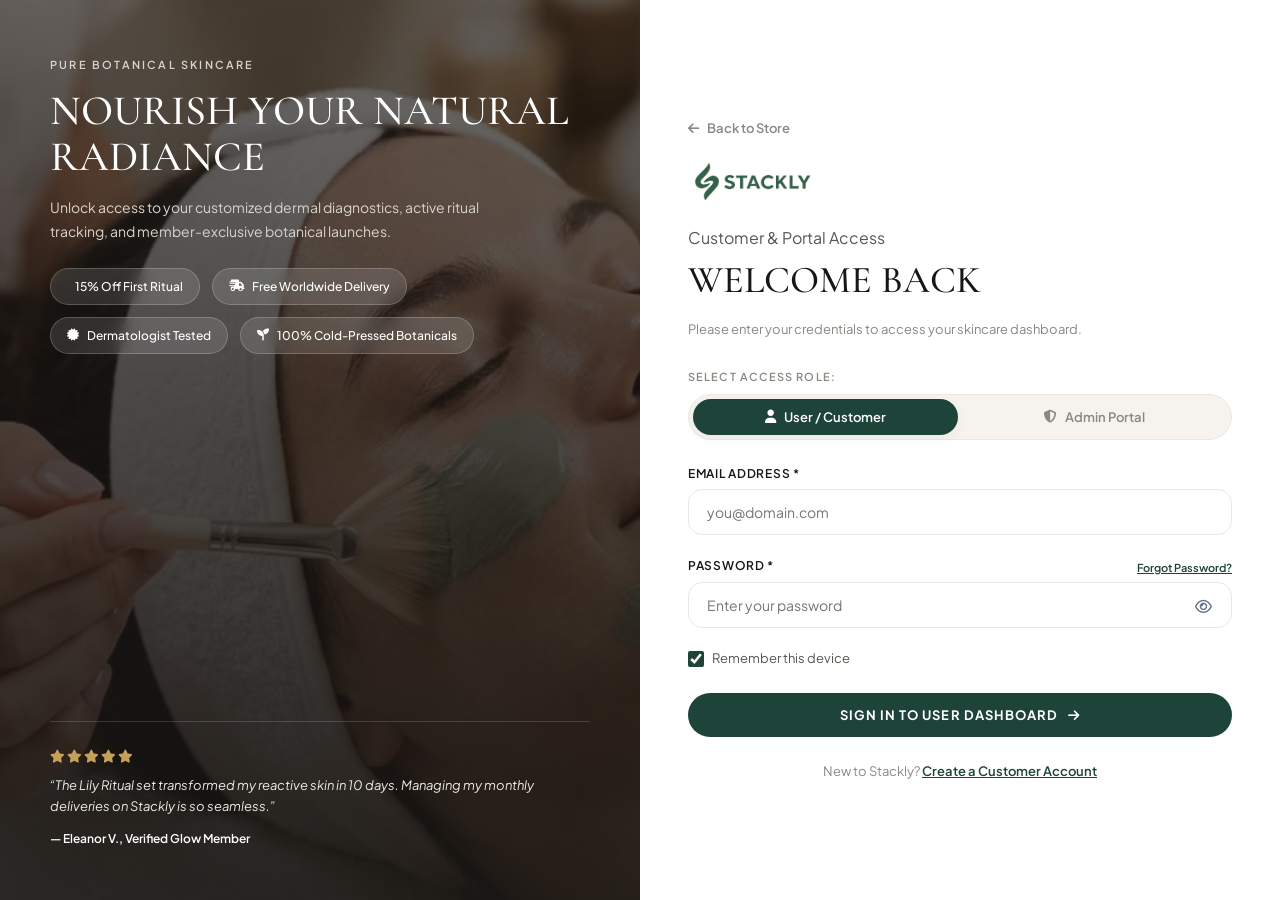
<file: login.html>
<!DOCTYPE html>
<html lang="en">
<head>
  <meta charset="UTF-8">
  <meta name="viewport" content="width=device-width, initial-scale=1.0">
  <title>Login — Stackly Organic Luxury Skincare</title>
  <meta name="description" content="Sign in to your Stackly customer or administration account to manage skincare orders and rituals.">
  
  <link rel="preconnect" href="https://fonts.googleapis.com">
  <link rel="preconnect" href="https://fonts.gstatic.com" crossorigin>
  <link href="https://fonts.googleapis.com/css2?family=Cormorant+Garamond:ital,wght@0,400;0,500;0,600;0,700;1,400&family=Plus+Jakarta+Sans:wght@300;400;500;600;700&display=swap" rel="stylesheet">
  
  <!-- Font Awesome 6 -->
  <link rel="stylesheet" href="https://cdnjs.cloudflare.com/ajax/libs/font-awesome/6.5.1/css/all.min.css">
  
  <!-- Master Stylesheet -->
  <link rel="stylesheet" href="styles.css">
  <style>
    /* Prevent default eye toggle in Microsoft Edge on password inputs */
    input[type="password"]::-ms-reveal,
    input[type="password"]::-ms-clear {
      display: none !important;
      width: 0 !important;
      height: 0 !important;
      pointer-events: none !important;
    }
  </style>
</head>
<body>
  <!-- Preloader Screen (Luxury Botanical Skincare) -->
  <div class="site-preloader" id="site-preloader" aria-hidden="true">
    <div class="preloader-content">
      <div class="preloader-aura"></div>
      <div class="preloader-logo">
        <i class="fa-solid fa-spa"></i>
      </div>
      <div class="preloader-brand">STACKLY</div>
      <div class="preloader-tagline">BOTANICAL DERMAL RITUALS</div>
      <div class="preloader-progress-track">
        <div class="preloader-progress-bar"></div>
      </div>
    </div>
  </div>


  <div class="auth-split-wrapper">
    <!-- Visual Skincare Showcase Side -->
    <div class="auth-visual-side">
      <div class="auth-visual-bg">
        <img src="assets/images/hero_facial.webp" alt="Luxury botanical skincare spa facial treatment" width="1000" height="558" loading="eager">
      </div>
      <div class="auth-visual-overlay"></div>

      <!-- Top Branding in Visual Side -->
      <div class="auth-visual-content">
       
        <span class="slide-tag">Pure Botanical Skincare</span>
        <h2 style="font-family: var(--font-serif); font-size: 42px; font-weight: 500; text-transform: uppercase; line-height: 1.1; margin-bottom: 16px;">
          Nourish Your Natural Radiance
        </h2>
        <p style="font-size: 14px; color: #d8d3cc; max-width: 440px; line-height: 1.7;">
          Unlock access to your customized dermal diagnostics, active ritual tracking, and member-exclusive botanical launches.
        </p>

        <!-- Skincare Shopping Perks Badges -->
        <div class="auth-visual-badges">
          <div class="auth-benefit-badge">
            <i class="fa-solid fa-sparkles"></i> 15% Off First Ritual
          </div>
          <div class="auth-benefit-badge">
            <i class="fa-solid fa-truck-fast"></i> Free Worldwide Delivery
          </div>
          <div class="auth-benefit-badge">
            <i class="fa-solid fa-certificate"></i> Dermatologist Tested
          </div>
          <div class="auth-benefit-badge">
            <i class="fa-solid fa-seedling"></i> 100% Cold-Pressed Botanicals
          </div>
        </div>
      </div>

      <!-- Bottom Testimonial Snippet -->
      <div class="auth-visual-content" style="border-top: 1px solid rgba(255, 255, 255, 0.15); padding-top: 24px; margin-top: 36px;">
        <div style="color: var(--color-accent-gold); font-size: 13px; margin-bottom: 8px;">
          <i class="fa-solid fa-star"></i>
          <i class="fa-solid fa-star"></i>
          <i class="fa-solid fa-star"></i>
          <i class="fa-solid fa-star"></i>
          <i class="fa-solid fa-star"></i>
        </div>
        <p style="font-size: 13px; font-style: italic; color: #ede9e3; margin-bottom: 8px;">
          &ldquo;The Lily Ritual set transformed my reactive skin in 10 days. Managing my monthly deliveries on Stackly is so seamless.&rdquo;
        </p>
        <span style="font-size: 12px; font-weight: 600; color: #ffffff;">&mdash; Eleanor V., Verified Glow Member</span>
      </div>
    </div>

    <!-- Auth Form Side -->
    <div class="auth-form-side">
      <!-- Back to Home Button -->
      <a href="index.html" class="btn-back-home" aria-label="Return to Stackly Home">
        <i class="fa-solid fa-arrow-left"></i>
        <span>Back to Store</span>
      </a>

      <!-- Brand Logo for Auth Page -->
      <div class="auth-form-brand-logo" style="margin-bottom: 24px;">
        <a href="index.html" class="logo" aria-label="Stackly Homepage">
          <img src="assets/images/logo.webp" alt="Stackly" class="brand-logo-img">
        </a>
      </div>

      <!-- Form Header -->
      <div style="margin-bottom: 28px;">
        <span class="section-tag" style="margin-bottom: 8px;">Customer & Portal Access</span>
        <h1 style="font-family: var(--font-serif); font-size: 38px; font-weight: 500; text-transform: uppercase; color: var(--color-text-dark); margin-bottom: 8px;">
          Welcome Back
        </h1>
        <p style="font-size: 13px; color: var(--color-text-muted);">
          Please enter your credentials to access your skincare dashboard.
        </p>
      </div>

      <!-- Role Selector Toggle: Admin / User -->
      <div class="role-selector-wrap">
        <span class="role-selector-label">Select Access Role:</span>
        <div class="role-toggle-group" id="role-toggle-group">
          <button type="button" class="role-btn active" data-role="user" id="role-user-btn">
            <i class="fa-solid fa-user"></i>
            <span>User / Customer</span>
          </button>
          <button type="button" class="role-btn" data-role="admin" id="role-admin-btn">
            <i class="fa-solid fa-shield-halved"></i>
            <span>Admin Portal</span>
          </button>
        </div>
      </div>

      <!-- Login Form with Custom Red Inline Validation (No Native Popups) -->
      <form id="auth-login-form" novalidate>
        <!-- Email Field -->
        <div class="form-group">
          <label for="login-email" class="form-label">Email Address *</label>
          <input 
            type="email" 
            id="login-email" 
            class="form-control" 
            placeholder="you@domain.com" 
            autocomplete="off"
            value=""
          >
          <div class="error-message" id="email-error"></div>
        </div>

        <!-- Password Field with Eye Toggle -->
        <div class="form-group">
          <div style="display: flex; justify-content: space-between; align-items: center; margin-bottom: 6px;">
            <label for="login-password" class="form-label" style="margin-bottom: 0;">Password *</label>
            <a href="404.html" class="form-hint" style="color: var(--color-forest-green); font-weight: 600; text-decoration: underline;">Forgot Password?</a>
          </div>
          <div class="pwd-field-wrap">
            <input 
              type="password" 
              id="login-password" 
              class="form-control" 
              placeholder="Enter your password" 
              autocomplete="current-password"
            >
            <button type="button" class="pwd-toggle-btn" id="pwd-toggle-btn" aria-label="Toggle password visibility">
              <i class="fa-regular fa-eye" id="pwd-eye-icon"></i>
            </button>
          </div>
          <div class="error-message" id="password-error"></div>
        </div>

        <!-- Remember Me Checkbox -->
        <div style="display: flex; align-items: center; justify-content: space-between; margin-bottom: 24px; font-size: 13px;">
          <label style="display: flex; align-items: center; gap: 8px; cursor: pointer; color: var(--color-text-body);">
            <input type="checkbox" id="remember-me" checked style="accent-color: var(--color-forest-green); width: 16px; height: 16px;">
            <span>Remember this device</span>
          </label>
        </div>

        <!-- Submit Button -->
        <button type="submit" class="btn-form-submit" id="login-submit-btn">
          <span id="btn-submit-text">Sign In to User Dashboard</span>
          <i class="fa-solid fa-arrow-right"></i>
        </button>
      </form>

      <!-- Bottom Redirect Link -->
      <p class="auth-footer-text">
        New to Stackly? <a href="signup.html">Create a Customer Account</a>
      </p>

    
    </div>
  </div>

  <!-- Toast Notification Alert -->
  <div class="toast-notice" id="toast-notice" role="alert">
    <span class="toast-icon"><i class="fa-solid fa-circle-check"></i></span>
    <span class="toast-message" id="toast-message">Logged in successfully</span>
  </div>

  <script>
    // Always go to top on page refresh/reload
    if ('scrollRestoration' in history) {
      history.scrollRestoration = 'manual';
    }
    window.addEventListener('load', () => { window.scrollTo(0, 0); });

    // State
    let selectedRole = 'user'; // 'user' or 'admin'

    // Elements
    const roleUserBtn = document.getElementById('role-user-btn');
    const roleAdminBtn = document.getElementById('role-admin-btn');
    const btnSubmitText = document.getElementById('btn-submit-text');
    const emailInput = document.getElementById('login-email');
    const passwordInput = document.getElementById('login-password');
    const emailError = document.getElementById('email-error');
    const passwordError = document.getElementById('password-error');
    const pwdToggleBtn = document.getElementById('pwd-toggle-btn');
    const pwdEyeIcon = document.getElementById('pwd-eye-icon');
    const form = document.getElementById('auth-login-form');
    const toastNotice = document.getElementById('toast-notice');
    const toastMessage = document.getElementById('toast-message');

    // Role Switching
    roleUserBtn.addEventListener('click', () => {
      selectedRole = 'user';
      roleUserBtn.classList.add('active');
      roleAdminBtn.classList.remove('active');
      btnSubmitText.textContent = 'Sign In to User Dashboard';
    });

    roleAdminBtn.addEventListener('click', () => {
      selectedRole = 'admin';
      roleAdminBtn.classList.add('active');
      roleUserBtn.classList.remove('active');
      btnSubmitText.textContent = 'Sign In to Admin Dashboard';
    });

    // Password Eye Toggle
    pwdToggleBtn.addEventListener('click', () => {
      if (passwordInput.type === 'password') {
        passwordInput.type = 'text';
        pwdEyeIcon.classList.remove('fa-eye');
        pwdEyeIcon.classList.add('fa-eye-slash');
      } else {
        passwordInput.type = 'password';
        pwdEyeIcon.classList.remove('fa-eye-slash');
        pwdEyeIcon.classList.add('fa-eye');
      }
    });

    // Custom Inline Validation (No browser native popups, red error, real-time removal)
    function validateEmail() {
      const val = emailInput.value.trim();
      const emailRegex = /^[^\s@]+@[^\s@]+\.[^\s@]+$/;
      if (!val) {
        showError(emailInput, emailError, 'Email address is required.');
        return false;
      } else if (!emailRegex.test(val)) {
        showError(emailInput, emailError, 'Please enter a valid email address.');
        return false;
      }
      clearError(emailInput, emailError);
      return true;
    }

    function validatePassword() {
      const val = passwordInput.value;
      if (!val) {
        showError(passwordInput, passwordError, 'Password is required.');
        return false;
      } else if (val.length < 8) {
        showError(passwordInput, passwordError, 'Password must be at least 8 characters.');
        return false;
      }
      clearError(passwordInput, passwordError);
      return true;
    }

    function showError(input, errorElem, message) {
      input.classList.add('is-invalid');
      errorElem.innerHTML = `<i class="fa-solid fa-circle-exclamation"></i> ${message}`;
      errorElem.classList.add('visible');
    }

    function clearError(input, errorElem) {
      input.classList.remove('is-invalid');
      errorElem.classList.remove('visible');
      errorElem.textContent = '';
    }

    // Real-time error removal when user starts typing valid value
    emailInput.addEventListener('input', () => {
      if (emailInput.classList.contains('is-invalid')) {
        validateEmail();
      }
    });

    passwordInput.addEventListener('input', () => {
      if (passwordInput.classList.contains('is-invalid')) {
        validatePassword();
      }
    });

    // Ensure email input is always empty by default on load (Turn 17 requirement)
    window.addEventListener('DOMContentLoaded', () => {
      if (emailInput) {
        emailInput.value = '';
      }
      const savedRole = localStorage.getItem('stackly_auth_role');
      if (savedRole === 'admin') {
        selectedRole = 'admin';
        roleAdminBtn.classList.add('active');
        roleUserBtn.classList.remove('active');
        btnSubmitText.textContent = 'Sign In to Admin Dashboard';
      }
    });

    // Form Submission
    form.addEventListener('submit', (e) => {
      e.preventDefault();
      const isEmailValid = validateEmail();
      const isPasswordValid = validatePassword();

      if (isEmailValid && isPasswordValid) {
        const enteredEmail = emailInput.value.trim();
        const roleLabel = selectedRole === 'admin' ? 'Admin Portal' : 'User / Customer';

        // Persist entered email and selected role to localStorage
        localStorage.setItem('stackly_auth_email', enteredEmail);
        localStorage.setItem('stackly_auth_role', selectedRole);
        localStorage.setItem('stackly_auth_role_name', roleLabel);

        showToast(`Welcome back! Redirecting to ${selectedRole === 'admin' ? 'Admin' : 'User'} Dashboard...`);
        setTimeout(() => {
          if (selectedRole === 'admin') {
            window.location.href = 'admin-dashboard.html';
          } else {
            window.location.href = 'dashboard.html';
          }
        }, 1200);
      }
    });

    // Preloader Dismissal (< 2s)
    const sitePreloader = document.getElementById("site-preloader");
    if (sitePreloader) {
      setTimeout(() => {
        sitePreloader.classList.add("fade-out");
        setTimeout(() => {
          if (sitePreloader.parentNode) sitePreloader.parentNode.removeChild(sitePreloader);
        }, 500);
      }, 1350);
    }

    function showToast(msg) {
      toastMessage.textContent = msg;
      toastNotice.classList.add('show');
      setTimeout(() => { toastNotice.classList.remove('show'); }, 3500);
    }
  </script>
</body>
</html>
</file>
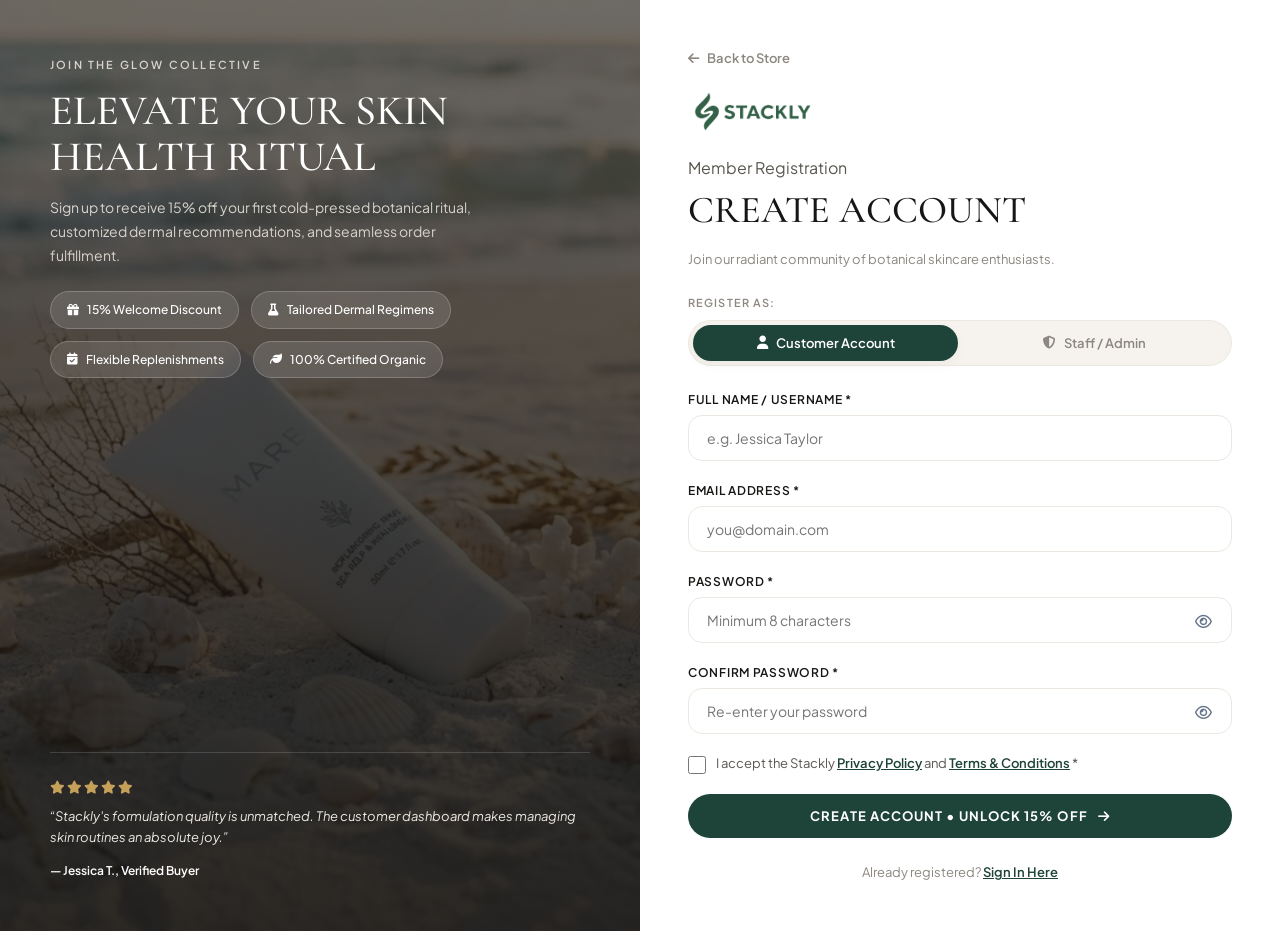
<file: signup.html>
<!DOCTYPE html>
<html lang="en">
<head>
  <meta charset="UTF-8">
  <meta name="viewport" content="width=device-width, initial-scale=1.0">
  <title>Sign Up — Stackly Organic Luxury Skincare</title>
  <meta name="description" content="Create your Stackly customer account to enjoy personalized skin health rituals and exclusive member benefits.">
  
  <link rel="preconnect" href="https://fonts.googleapis.com">
  <link rel="preconnect" href="https://fonts.gstatic.com" crossorigin>
  <link href="https://fonts.googleapis.com/css2?family=Cormorant+Garamond:ital,wght@0,400;0,500;0,600;0,700;1,400&family=Plus+Jakarta+Sans:wght@300;400;500;600;700&display=swap" rel="stylesheet">
  
  <!-- Font Awesome 6 -->
  <link rel="stylesheet" href="https://cdnjs.cloudflare.com/ajax/libs/font-awesome/6.5.1/css/all.min.css">
  
  <!-- Master Stylesheet -->
  <link rel="stylesheet" href="styles.css">
  <style>
    /* Prevent default eye toggle in Microsoft Edge on password inputs */
    input[type="password"]::-ms-reveal,
    input[type="password"]::-ms-clear {
      display: none !important;
      width: 0 !important;
      height: 0 !important;
      pointer-events: none !important;
    }
  </style>
</head>
<body>

  <div class="auth-split-wrapper">
    <!-- Visual Skincare Showcase Side -->
    <div class="auth-visual-side">
      <div class="auth-visual-bg">
        <img src="assets/images/lily_ritual_set.webp" alt="Stackly organic white lily ritual set" width="1000" height="746" loading="eager">
      </div>
      <div class="auth-visual-overlay"></div>

      <!-- Top Branding in Visual Side -->
      <div class="auth-visual-content">
       
        <span class="slide-tag">Join The Glow Collective</span>
        <h2 style="font-family: var(--font-serif); font-size: 42px; font-weight: 500; text-transform: uppercase; line-height: 1.1; margin-bottom: 16px;">
          Elevate Your Skin Health Ritual
        </h2>
        <p style="font-size: 14px; color: #d8d3cc; max-width: 440px; line-height: 1.7;">
          Sign up to receive 15% off your first cold-pressed botanical ritual, customized dermal recommendations, and seamless order fulfillment.
        </p>

        <!-- Skincare Shopping Perks Badges -->
        <div class="auth-visual-badges">
          <div class="auth-benefit-badge">
            <i class="fa-solid fa-gift"></i> 15% Welcome Discount
          </div>
          <div class="auth-benefit-badge">
            <i class="fa-solid fa-flask"></i> Tailored Dermal Regimens
          </div>
          <div class="auth-benefit-badge">
            <i class="fa-solid fa-calendar-check"></i> Flexible Replenishments
          </div>
          <div class="auth-benefit-badge">
            <i class="fa-solid fa-leaf"></i> 100% Certified Organic
          </div>
        </div>
      </div>

      <!-- Bottom Testimonial Snippet -->
      <div class="auth-visual-content" style="border-top: 1px solid rgba(255, 255, 255, 0.15); padding-top: 24px; margin-top: 36px;">
        <div style="color: var(--color-accent-gold); font-size: 13px; margin-bottom: 8px;">
          <i class="fa-solid fa-star"></i>
          <i class="fa-solid fa-star"></i>
          <i class="fa-solid fa-star"></i>
          <i class="fa-solid fa-star"></i>
          <i class="fa-solid fa-star"></i>
        </div>
        <p style="font-size: 13px; font-style: italic; color: #ede9e3; margin-bottom: 8px;">
          &ldquo;Stackly's formulation quality is unmatched. The customer dashboard makes managing skin routines an absolute joy.&rdquo;
        </p>
        <span style="font-size: 12px; font-weight: 600; color: #ffffff;">&mdash; Jessica T., Verified Buyer</span>
      </div>
    </div>

    <!-- Auth Form Side -->
    <div class="auth-form-side">
      <!-- Back to Home Button -->
      <a href="index.html" class="btn-back-home" aria-label="Return to Stackly Home">
        <i class="fa-solid fa-arrow-left"></i>
        <span>Back to Store</span>
      </a>

      <!-- Brand Logo for Auth Page -->
      <div class="auth-form-brand-logo" style="margin-bottom: 24px;">
        <a href="index.html" class="logo" aria-label="Stackly Homepage">
          <img src="assets/images/logo.webp" alt="Stackly" class="brand-logo-img">
        </a>
      </div>

      <!-- Form Header -->
      <div style="margin-bottom: 24px;">
        <span class="section-tag" style="margin-bottom: 8px;">Member Registration</span>
        <h1 style="font-family: var(--font-serif); font-size: 38px; font-weight: 500; text-transform: uppercase; color: var(--color-text-dark); margin-bottom: 8px;">
          Create Account
        </h1>
        <p style="font-size: 13px; color: var(--color-text-muted);">
          Join our radiant community of botanical skincare enthusiasts.
        </p>
      </div>

      <!-- Role Selector: Admin / User -->
      <div class="role-selector-wrap">
        <span class="role-selector-label">Register As:</span>
        <div class="role-toggle-group" id="signup-role-toggle">
          <button type="button" class="role-btn active" data-role="user" id="role-user-btn">
            <i class="fa-solid fa-user"></i>
            <span>Customer Account</span>
          </button>
          <button type="button" class="role-btn" data-role="admin" id="role-admin-btn">
            <i class="fa-solid fa-shield-halved"></i>
            <span>Staff / Admin</span>
          </button>
        </div>
      </div>

      <!-- Signup Form with Custom Red Inline Validation (No Native Popups) -->
      <form id="auth-signup-form" novalidate>
        <!-- Username / Name Field (Alphabetic only) -->
        <div class="form-group">
          <label for="signup-username" class="form-label">Full Name / Username *</label>
          <input 
            type="text" 
            id="signup-username" 
            class="form-control" 
            placeholder="e.g. Jessica Taylor" 
            autocomplete="name"
          >
          <div class="error-message" id="username-error"></div>
        </div>

        <!-- Email Field -->
        <div class="form-group">
          <label for="signup-email" class="form-label">Email Address *</label>
          <input 
            type="email" 
            id="signup-email" 
            class="form-control" 
            placeholder="you@domain.com" 
            autocomplete="email"
          >
          <div class="error-message" id="email-error"></div>
        </div>

        <!-- Password Field with Eye Toggle -->
        <div class="form-group">
          <label for="signup-password" class="form-label">Password *</label>
          <div class="pwd-field-wrap">
            <input 
              type="password" 
              id="signup-password" 
              class="form-control" 
              placeholder="Minimum 8 characters" 
              autocomplete="new-password"
            >
            <button type="button" class="pwd-toggle-btn" id="pwd-toggle-btn-1" aria-label="Toggle password visibility">
              <i class="fa-regular fa-eye" id="pwd-eye-icon-1"></i>
            </button>
          </div>
          <div class="error-message" id="password-error"></div>
        </div>

        <!-- Confirm Password Field with Eye Toggle -->
        <div class="form-group">
          <label for="signup-confirm-pwd" class="form-label">Confirm Password *</label>
          <div class="pwd-field-wrap">
            <input 
              type="password" 
              id="signup-confirm-pwd" 
              class="form-control" 
              placeholder="Re-enter your password" 
              autocomplete="new-password"
            >
            <button type="button" class="pwd-toggle-btn" id="pwd-toggle-btn-2" aria-label="Toggle confirm password visibility">
              <i class="fa-regular fa-eye" id="pwd-eye-icon-2"></i>
            </button>
          </div>
          <div class="error-message" id="confirm-pwd-error"></div>
        </div>

        <!-- Accept Terms & Privacy Policy Checkbox -->
        <div class="form-group">
          <label style="display: flex; align-items: flex-start; gap: 10px; cursor: pointer; font-size: 13px; color: var(--color-text-body); line-height: 1.5;">
            <input type="checkbox" id="signup-terms" style="accent-color: var(--color-forest-green); width: 18px; height: 18px; margin-top: 2px;">
            <span>
              I accept the Stackly <a href="404.html" data-policy="privacy" target="_blank" style="color: var(--color-forest-green); font-weight: 600; text-decoration: underline;">Privacy Policy</a> and <a href="404.html" data-policy="terms" target="_blank" style="color: var(--color-forest-green); font-weight: 600; text-decoration: underline;">Terms & Conditions</a> *
            </span>
          </label>
          <div class="error-message" id="terms-error"></div>
        </div>

        <!-- Submit Button -->
        <button type="submit" class="btn-form-submit" id="signup-submit-btn">
          <span>Create Account &bull; Unlock 15% Off</span>
          <i class="fa-solid fa-arrow-right"></i>
        </button>
      </form>

      <!-- Bottom Redirect Link -->
      <p class="auth-footer-text">
        Already registered? <a href="login.html">Sign In Here</a>
      </p>
    </div>
  </div>

  <!-- Toast Notification Alert -->
  <div class="toast-notice" id="toast-notice" role="alert">
    <span class="toast-icon"><i class="fa-solid fa-circle-check"></i></span>
    <span class="toast-message" id="toast-message">Account created successfully</span>
  </div>

  <script>
    // Always go to top on page refresh/reload
    if ('scrollRestoration' in history) {
      history.scrollRestoration = 'manual';
    }
    window.addEventListener('load', () => { window.scrollTo(0, 0); });

    let selectedRole = 'user';

    const roleUserBtn = document.getElementById('role-user-btn');
    const roleAdminBtn = document.getElementById('role-admin-btn');
    const form = document.getElementById('auth-signup-form');
    
    const usernameInput = document.getElementById('signup-username');
    const emailInput = document.getElementById('signup-email');
    const passwordInput = document.getElementById('signup-password');
    const confirmPwdInput = document.getElementById('signup-confirm-pwd');
    const termsInput = document.getElementById('signup-terms');

    const usernameError = document.getElementById('username-error');
    const emailError = document.getElementById('email-error');
    const passwordError = document.getElementById('password-error');
    const confirmPwdError = document.getElementById('confirm-pwd-error');
    const termsError = document.getElementById('terms-error');

    const pwdToggleBtn1 = document.getElementById('pwd-toggle-btn-1');
    const pwdEyeIcon1 = document.getElementById('pwd-eye-icon-1');
    const pwdToggleBtn2 = document.getElementById('pwd-toggle-btn-2');
    const pwdEyeIcon2 = document.getElementById('pwd-eye-icon-2');

    const toastNotice = document.getElementById('toast-notice');
    const toastMessage = document.getElementById('toast-message');

    // Role Switching
    roleUserBtn.addEventListener('click', () => {
      selectedRole = 'user';
      roleUserBtn.classList.add('active');
      roleAdminBtn.classList.remove('active');
    });

    roleAdminBtn.addEventListener('click', () => {
      selectedRole = 'admin';
      roleAdminBtn.classList.add('active');
      roleUserBtn.classList.remove('active');
    });

    // Eye Toggles
    pwdToggleBtn1.addEventListener('click', () => {
      toggleEye(passwordInput, pwdEyeIcon1);
    });

    pwdToggleBtn2.addEventListener('click', () => {
      toggleEye(confirmPwdInput, pwdEyeIcon2);
    });

    function toggleEye(input, icon) {
      if (input.type === 'password') {
        input.type = 'text';
        icon.classList.remove('fa-eye');
        icon.classList.add('fa-eye-slash');
      } else {
        input.type = 'password';
        icon.classList.remove('fa-eye-slash');
        icon.classList.add('fa-eye');
      }
    }

    // Validation Functions
    function validateUsername() {
      const val = usernameInput.value.trim();
      const nameRegex = /^[A-Za-z\s'-]+$/;
      if (!val) {
        showError(usernameInput, usernameError, 'Name or username is required.');
        return false;
      } else if (!nameRegex.test(val)) {
        showError(usernameInput, usernameError, 'Please enter a valid name using alphabetic characters only.');
        return false;
      }
      clearError(usernameInput, usernameError);
      return true;
    }

    function validateEmail() {
      const val = emailInput.value.trim();
      const emailRegex = /^[^\s@]+@[^\s@]+\.[^\s@]+$/;
      if (!val) {
        showError(emailInput, emailError, 'Email address is required.');
        return false;
      } else if (!emailRegex.test(val)) {
        showError(emailInput, emailError, 'Please enter a valid email address.');
        return false;
      }
      clearError(emailInput, emailError);
      return true;
    }

    function validatePassword() {
      const val = passwordInput.value;
      if (!val) {
        showError(passwordInput, passwordError, 'Password is required.');
        return false;
      } else if (val.length < 8) {
        showError(passwordInput, passwordError, 'Password must be at least 8 characters.');
        return false;
      }
      clearError(passwordInput, passwordError);
      return true;
    }

    function validateConfirmPassword() {
      const val = confirmPwdInput.value;
      if (!val) {
        showError(confirmPwdInput, confirmPwdError, 'Please confirm your password.');
        return false;
      } else if (val !== passwordInput.value) {
        showError(confirmPwdInput, confirmPwdError, 'Passwords do not match.');
        return false;
      }
      clearError(confirmPwdInput, confirmPwdError);
      return true;
    }

    function validateTerms() {
      if (!termsInput.checked) {
        termsError.innerHTML = '<i class="fa-solid fa-circle-exclamation"></i> You must accept the Privacy Policy & Terms.';
        termsError.classList.add('visible');
        return false;
      }
      termsError.classList.remove('visible');
      termsError.textContent = '';
      return true;
    }

    function showError(input, errorElem, message) {
      input.classList.add('is-invalid');
      errorElem.innerHTML = `<i class="fa-solid fa-circle-exclamation"></i> ${message}`;
      errorElem.classList.add('visible');
    }

    function clearError(input, errorElem) {
      input.classList.remove('is-invalid');
      errorElem.classList.remove('visible');
      errorElem.textContent = '';
    }

    // Dynamic error removal on typing
    usernameInput.addEventListener('input', () => {
      if (usernameInput.classList.contains('is-invalid')) validateUsername();
    });
    emailInput.addEventListener('input', () => {
      if (emailInput.classList.contains('is-invalid')) validateEmail();
    });
    passwordInput.addEventListener('input', () => {
      if (passwordInput.classList.contains('is-invalid')) validatePassword();
      if (confirmPwdInput.value) validateConfirmPassword();
    });
    confirmPwdInput.addEventListener('input', () => {
      if (confirmPwdInput.classList.contains('is-invalid')) validateConfirmPassword();
    });
    termsInput.addEventListener('change', () => {
      validateTerms();
    });

    // Form Submit
    form.addEventListener('submit', (e) => {
      e.preventDefault();
      const isUserValid = validateUsername();
      const isEmailValid = validateEmail();
      const isPwdValid = validatePassword();
      const isConfirmValid = validateConfirmPassword();
      const isTermsValid = validateTerms();

      if (isUserValid && isEmailValid && isPwdValid && isConfirmValid && isTermsValid) {
        const enteredEmail = emailInput.value.trim();
        const roleLabel = selectedRole === 'admin' ? 'Admin Portal' : 'User / Customer';
        localStorage.setItem('stackly_auth_email', enteredEmail);
        localStorage.setItem('stackly_auth_role', selectedRole);
        localStorage.setItem('stackly_auth_role_name', roleLabel);

        showToast('Registration successful! Redirecting to login...');
        setTimeout(() => {
          window.location.href = 'login.html';
        }, 1500);
      }
    });

    function showToast(msg) {
      toastMessage.textContent = msg;
      toastNotice.classList.add('show');
      setTimeout(() => { toastNotice.classList.remove('show'); }, 3500);
    }
  </script>
</body>
</html>
</file>
<file: styles.css>
/* ==========================================================================
   STACKLY LUXURY BOTANICAL SKINCARE — MASTER STYLESHEET
   Adheres to Stackly Master Website Setup & Development Guidelines
   ========================================================================== */

/* --- CSS Variables & Design Tokens --- */
:root {
  --color-bg-white: #ffffff;
  --color-bg-cream: #f7f4f0;
  --color-bg-stone: #f6f3ee;
  --color-bg-pink: #ffe8e9;
  --color-bg-dark: #181614;
  --color-bg-dark-card: #201e1b;
  --color-bg-dashboard: #f8fafc;
  
  --color-text-dark: #181614;
  --color-text-body: #5a5650;
  --color-text-muted: #8c8780;
  --color-text-white: #ffffff;
  --color-text-white-muted: #a8a49e;

  --color-forest-green: #1e4338;
  --color-forest-green-hover: #153229;
  --color-forest-green-light: #eaf1ed;
  --color-accent-gold: #c5a059;
  --color-border-light: #ece8e1;
  --color-border-dark: rgba(255, 255, 255, 0.12);
  --color-error: #dc2626;
  --color-error-bg: #fef2f2;
  --color-success: #16a34a;

  --font-serif: 'Cormorant Garamond', Georgia, serif;
  --font-sans: 'Plus Jakarta Sans', -apple-system, BlinkMacSystemFont, "Segoe UI", Roboto, sans-serif;

  --radius-sm: 8px;
  --radius-md: 14px;
  --radius-lg: 20px;
  --radius-xl: 32px;
  --radius-full: 9999px;

  --shadow-sm: 0 4px 12px rgba(0, 0, 0, 0.04);
  --shadow-md: 0 12px 28px rgba(0, 0, 0, 0.07);
  --shadow-lg: 0 20px 48px rgba(0, 0, 0, 0.1);

  --container-max-w: 1240px;
  --transition-smooth: all 0.3s cubic-bezier(0.25, 1, 0.5, 1);
}

/* --- Base & Reset --- */
*, *::before, *::after {
  box-sizing: border-box;
  margin: 0;
  padding: 0;
}

html {
  scroll-behavior: smooth;
  font-size: 16px;
  -webkit-font-smoothing: antialiased;
}

html, body {
  max-width: 100vw;
  overflow-x: hidden;
}

body {
  font-family: var(--font-sans);
  background-color: var(--color-bg-white);
  color: var(--color-text-body);
  line-height: 1.6;
  overflow-x: hidden;
}

img {
  max-width: 100%;
  height: auto;
  display: block;
  object-fit: cover;
}

a {
  color: inherit;
  text-decoration: none;
  transition: var(--transition-smooth);
}

button {
  cursor: pointer;
  border: none;
  background: none;
  font-family: inherit;
  transition: var(--transition-smooth);
}

ul {
  list-style: none;
}

.container {
  width: 100%;
  max-width: var(--container-max-w);
  margin: 0 auto;
  padding: 0 24px;
}

/* --- Announcement Bar --- */
.announcement-bar {
  background-color: var(--color-bg-stone);
  color: var(--color-text-dark);
  font-size: 12px;
  letter-spacing: 0.12em;
  text-transform: uppercase;
  text-align: center;
  padding: 9px 16px;
  font-weight: 500;
  border-bottom: 1px solid rgba(0,0,0,0.04);
}

/* --- Global Navbar --- */
.site-header {
  position: fixed !important;
  top: 0 !important;
  left: 0 !important;
  right: 0 !important;
  width: 100% !important;
  z-index: 1000 !important;
  background-color: rgba(255, 255, 255, 0.96);
  backdrop-filter: blur(12px);
  -webkit-backdrop-filter: blur(12px);
  border-bottom: 1px solid var(--color-border-light);
  transition: var(--transition-smooth);
  box-shadow: none !important;
}

.site-header.scrolled {
  box-shadow: none !important;
}

.site-header ~ main {
  padding-top: 80px;
}

@media (max-width: 480px) {
  .site-header ~ main {
    padding-top: 68px;
  }
}

@media (max-width: 360px) {
  .site-header ~ main {
    padding-top: 64px;
  }
}

.nav-wrapper {
  display: flex;
  align-items: center;
  justify-content: space-between;
  height: 80px;
}

.logo {
  font-family: var(--font-serif);
  font-size: 28px;
  font-weight: 600;
  letter-spacing: 0.18em;
  color: var(--color-text-dark);
  text-transform: uppercase;
  display: flex;
  align-items: center;
  gap: 10px;
}

.logo i {
  color: var(--color-forest-green);
  font-size: 22px;
}

.nav-links {
  display: flex;
  align-items: center;
  gap: 32px;
}

.nav-link {
  font-size: 13px;
  font-weight: 500;
  letter-spacing: 0.06em;
  color: var(--color-text-dark);
  position: relative;
  padding: 6px 0;
  text-transform: uppercase;
}

.nav-link::after {
  content: '';
  position: absolute;
  bottom: 0;
  left: 0;
  width: 0;
  height: 1.5px;
  background-color: var(--color-text-dark);
  transition: var(--transition-smooth);
}

.nav-link:hover::after,
.nav-link.active::after {
  width: 100%;
}

.nav-actions {
  display: flex;
  align-items: center;
  gap: 16px;
}

.nav-action-btn {
  display: flex;
  align-items: center;
  gap: 6px;
  font-size: 14px;
  color: var(--color-text-dark);
  padding: 8px;
  border-radius: var(--radius-full);
  text-decoration: none;
  background: transparent;
  border: none;
  cursor: pointer;
  transition: opacity 0.2s ease, transform 0.2s ease;
}

.nav-action-btn:hover {
  opacity: 0.85;
  transform: translateY(-1px);
}

.cart-btn {
  position: relative;
}

.cart-count {
  background-color: var(--color-forest-green);
  color: #fff;
  font-size: 11px;
  font-weight: 600;
  height: 18px;
  min-width: 18px;
  padding: 0 4px;
  border-radius: var(--radius-full);
  display: flex;
  align-items: center;
  justify-content: center;
}

.btn-login {
  display: inline-flex;
  align-items: center;
  gap: 6px;
  border: 1px solid var(--color-text-dark);
  color: var(--color-text-dark);
  padding: 8px 18px;
  border-radius: var(--radius-full);
  font-size: 12px;
  font-weight: 600;
  letter-spacing: 0.06em;
  text-transform: uppercase;
}

.btn-login:hover {
  background-color: var(--color-text-dark);
  color: #fff;
}

.btn-pill-sm {
  background-color: var(--color-text-dark);
  color: #fff;
  padding: 9px 20px;
  border-radius: var(--radius-full);
  font-size: 12px;
  font-weight: 600;
  letter-spacing: 0.06em;
  text-transform: uppercase;
  display: inline-flex;
  align-items: center;
  gap: 6px;
}

.btn-pill-sm:hover {
  background-color: #33312e;
  transform: translateY(-1px);
}

/* Hamburger Menu Toggle Button */
.mobile-menu-toggle {
  display: none;
  background: transparent;
  border: none;
  font-size: 22px;
  color: var(--color-text-dark);
  cursor: pointer;
  padding: 8px;
  width: 44px;
  height: 44px;
  align-items: center;
  justify-content: center;
  border-radius: 8px;
  transition: background-color 0.2s ease, color 0.2s ease;
  z-index: 100;
}

.mobile-menu-toggle:hover,
.mobile-menu-toggle:focus {
  background-color: rgba(30, 67, 56, 0.08);
  color: var(--color-forest-green);
}

/* ==========================================================================
   FULL SCREEN MOBILE NAVIGATION DRAWER
   ========================================================================== */
.mobile-nav-drawer {
  position: fixed;
  top: 0;
  left: 0;
  right: 0;
  bottom: 0;
  width: 100vw;
  height: 100vh;
  height: 100dvh;
  background-color: #fcfbfa;
  z-index: 10005;
  display: flex;
  flex-direction: column;
  justify-content: space-between;
  padding: 0;
  box-shadow: none;
  transform: translateY(-100%);
  opacity: 0;
  visibility: hidden;
  transition: transform 0.35s cubic-bezier(0.16, 1, 0.3, 1), opacity 0.3s ease, visibility 0.35s;
  overflow-y: auto;
  -webkit-overflow-scrolling: touch;
}

.mobile-nav-drawer.active {
  transform: translateY(0);
  opacity: 1;
  visibility: visible;
}

.mobile-drawer-header {
  display: flex;
  align-items: center;
  justify-content: space-between;
  padding: 18px 24px;
  border-bottom: 1px solid rgba(30, 67, 56, 0.08);
  background-color: #ffffff;
}

.mobile-drawer-header .logo {
  font-family: var(--font-serif);
  font-size: 22px;
  font-weight: 700;
  letter-spacing: 0.12em;
  color: var(--color-forest-green);
  text-decoration: none;
  display: inline-flex;
  align-items: center;
  gap: 8px;
}

.mobile-drawer-header .logo i {
  color: var(--color-forest-green);
  font-size: 20px;
}

.mobile-drawer-close {
  background: transparent;
  border: none;
  color: var(--color-forest-green);
  font-size: 24px;
  width: 44px;
  height: 44px;
  display: inline-flex;
  align-items: center;
  justify-content: center;
  cursor: pointer;
  border-radius: 50%;
  transition: background-color 0.2s ease, transform 0.2s ease;
}

.mobile-drawer-close:hover,
.mobile-drawer-close:focus {
  background-color: rgba(30, 67, 56, 0.08);
  transform: rotate(90deg);
}

.mobile-drawer-links {
  display: flex;
  flex-direction: column;
  padding: 24px 20px 30px;
  gap: 6px;
  flex: 1;
  max-width: 520px;
  width: 100%;
  margin: 0 auto;
  box-sizing: border-box;
}

.mobile-nav-link {
  display: flex;
  align-items: center;
  justify-content: space-between;
  font-family: var(--font-sans);
  font-size: 15px;
  font-weight: 600;
  text-transform: uppercase;
  letter-spacing: 0.08em;
  color: var(--color-text-dark);
  text-decoration: none;
  padding: 14px 16px;
  border-radius: 10px;
  border-bottom: 1px solid rgba(0, 0, 0, 0.04);
  transition: all 0.2s ease;
}

.mobile-nav-link i {
  font-size: 13px;
  color: var(--color-forest-green);
  transition: transform 0.2s ease;
}

.mobile-nav-link:hover,
.mobile-nav-link:focus {
  background-color: rgba(30, 67, 56, 0.06);
  color: var(--color-forest-green);
  padding-left: 20px;
}

.mobile-nav-link:hover i,
.mobile-nav-link:focus i {
  transform: translateX(4px);
}

.mobile-nav-link.active {
  background-color: rgba(30, 67, 56, 0.08);
  color: var(--color-forest-green);
  font-weight: 700;
}

.mobile-drawer-links .btn-login {
  margin-top: 18px;
  width: 100%;
  display: flex;
  align-items: center;
  justify-content: center;
  gap: 8px;
  padding: 14px 20px;
  background-color: var(--color-forest-green);
  color: #ffffff !important;
  border-radius: var(--radius-full);
  font-weight: 600;
  text-decoration: none;
  font-size: 14px;
  letter-spacing: 0.05em;
  transition: background-color 0.2s ease, transform 0.2s ease;
  box-shadow: none;
}

.mobile-drawer-links .btn-login i,
.mobile-drawer-links .btn-login span {
  color: #ffffff !important;
}

.mobile-drawer-links .btn-login:hover {
  background-color: var(--color-forest-green-dark, #153229);
  transform: translateY(-2px);
  box-shadow: none;
}

.mobile-drawer-footer {
  padding: 20px 24px 28px;
  border-top: 1px solid rgba(30, 67, 56, 0.08);
  background-color: #ffffff;
  text-align: center;
}

.mobile-drawer-brand {
  font-family: var(--font-serif);
  font-size: 13px;
  font-weight: 700;
  letter-spacing: 0.15em;
  color: var(--color-forest-green);
  margin-bottom: 4px;
}

.mobile-drawer-copy {
  font-size: 11px;
  color: var(--color-text-muted);
  margin: 0;
}

html.menu-open,
body.menu-open {
  overflow: hidden !important;
}

/* --- Hero Slider (Guideline #4) --- */
.hero-slider-section {
  position: relative;
  background-color: var(--color-bg-white);
  padding: 40px 0 60px;
  overflow: hidden;
}

.hero-slider-container {
  position: relative;
  width: 100%;
  max-width: var(--container-max-w);
  margin: 0 auto;
  padding: 0 24px;
}

.hero-slides-wrapper {
  position: relative;
  width: 100%;
  min-height: 560px;
  border-radius: var(--radius-xl);
  overflow: hidden;
  box-shadow: var(--shadow-lg);
}

.hero-slide {
  position: absolute;
  top: 0;
  left: 0;
  width: 100%;
  height: 100%;
  opacity: 0;
  visibility: hidden;
  transition: opacity 0.8s ease-in-out, visibility 0.8s ease-in-out;
  display: flex;
  align-items: center;
}

.hero-slide.active {
  opacity: 1;
  visibility: visible;
  z-index: 2;
}

.slide-bg-image {
  position: absolute;
  top: 0;
  left: 0;
  width: 100%;
  height: 100%;
  z-index: 1;
}

.slide-bg-image img {
  width: 100%;
  height: 100%;
  object-fit: cover;
  transform: scale(1.04);
  transition: transform 6s ease-out;
}

.hero-slide.active .slide-bg-image img {
  transform: scale(1);
}

.slide-overlay {
  position: absolute;
  top: 0;
  left: 0;
  width: 100%;
  height: 100%;
  background: linear-gradient(90deg, rgba(24, 22, 20, 0.88) 0%, rgba(24, 22, 20, 0.6) 45%, rgba(24, 22, 20, 0.25) 100%);
  z-index: 2;
}

.slide-content {
  position: relative;
  z-index: 3;
  color: #fff;
  padding: 60px;
  max-width: 620px;
}

.slide-tag {
  display: inline-block;
  font-size: 11px;
  font-weight: 600;
  letter-spacing: 0.2em;
  text-transform: uppercase;
  color: #d8d3cc;
  margin-bottom: 14px;
}

.slide-title {
  font-family: var(--font-serif);
  font-size: 64px;
  line-height: 1.05;
  font-weight: 500;
  letter-spacing: 0.02em;
  color: #ffffff;
  text-transform: uppercase;
  margin-bottom: 20px;
}

.slide-desc {
  font-size: 15px;
  line-height: 1.7;
  color: #e4dfd8;
  margin-bottom: 32px;
}

.slide-actions {
  display: flex;
  align-items: center;
  gap: 16px;
}

.btn-slide-primary {
  display: inline-flex;
  align-items: center;
  gap: 10px;
  background-color: #ffffff;
  color: var(--color-text-dark);
  padding: 14px 32px;
  border-radius: var(--radius-full);
  font-size: 13px;
  font-weight: 600;
  letter-spacing: 0.08em;
  text-transform: uppercase;
  box-shadow: var(--shadow-sm);
}

.btn-slide-primary:hover {
  background-color: var(--color-bg-stone);
  transform: translateY(-2px);
}

.btn-slide-secondary {
  display: inline-flex;
  align-items: center;
  gap: 8px;
  background-color: transparent;
  color: #ffffff;
  border: 1px solid rgba(255, 255, 255, 0.6);
  padding: 13px 28px;
  border-radius: var(--radius-full);
  font-size: 13px;
  font-weight: 600;
  letter-spacing: 0.08em;
  text-transform: uppercase;
}

.btn-slide-secondary:hover {
  background-color: rgba(255, 255, 255, 0.15);
  border-color: #fff;
}

.slider-arrow-btn {
  position: absolute;
  top: 50%;
  transform: translateY(-50%);
  z-index: 10;
  width: 48px;
  height: 48px;
  border-radius: var(--radius-full);
  background: rgba(255, 255, 255, 0.2);
  backdrop-filter: blur(8px);
  -webkit-backdrop-filter: blur(8px);
  color: #fff;
  display: flex;
  align-items: center;
  justify-content: center;
  font-size: 16px;
  border: 1px solid rgba(255, 255, 255, 0.3);
  transition: var(--transition-smooth);
}

.slider-arrow-btn:hover {
  background: rgba(255, 255, 255, 0.95);
  color: var(--color-text-dark);
}

.slider-prev-btn { left: 20px; }
.slider-next-btn { right: 20px; }

.slider-dots-container {
  position: absolute;
  bottom: 24px;
  left: 50%;
  transform: translateX(-50%);
  z-index: 10;
  display: flex;
  gap: 10px;
}

.slider-dot {
  width: 12px;
  height: 12px;
  border-radius: var(--radius-full);
  background: rgba(255, 255, 255, 0.4);
  border: 1px solid rgba(255, 255, 255, 0.6);
  transition: var(--transition-smooth);
}

.slider-dot.active {
  background: #ffffff;
  width: 28px;
}

/* --- Trust / Features Strip --- */
.trust-strip {
  background-color: var(--color-bg-stone);
  border-top: 1px solid var(--color-border-light);
  border-bottom: 1px solid var(--color-border-light);
  padding: 28px 0;
}

.trust-grid {
  display: grid;
  grid-template-columns: repeat(4, 1fr);
  gap: 24px;
}

.trust-item {
  display: flex;
  align-items: center;
  gap: 14px;
}

.trust-icon-badge {
  width: 44px;
  height: 44px;
  border-radius: var(--radius-full);
  background-color: var(--color-forest-green);
  color: #fff;
  display: flex;
  align-items: center;
  justify-content: center;
  flex-shrink: 0;
  font-size: 18px;
  box-shadow: 0 4px 10px rgba(30, 67, 56, 0.2);
}

.trust-text h4 {
  font-size: 13px;
  font-weight: 600;
  color: var(--color-text-dark);
  margin-bottom: 2px;
}

.trust-text p {
  font-size: 11px;
  color: var(--color-text-muted);
}

/* --- Section Headers --- */
.section-header-center {
  text-align: center;
  max-width: 600px;
  margin: 0 auto 52px;
}

.section-title {
  font-family: var(--font-serif);
  font-size: 42px;
  font-weight: 500;
  letter-spacing: 0.06em;
  text-transform: uppercase;
  color: var(--color-text-dark);
  margin-bottom: 12px;
}

.section-subtitle {
  font-size: 14px;
  color: var(--color-text-muted);
  line-height: 1.6;
}

/* --- Bestsellers Section --- */
.bestsellers-section {
  padding: 90px 0;
  background-color: var(--color-bg-white);
}

.product-filters {
  display: flex;
  justify-content: center;
  gap: 12px;
  margin-bottom: 40px;
  flex-wrap: wrap;
}

.filter-btn {
  padding: 8px 20px;
  border-radius: var(--radius-full);
  font-size: 12px;
  font-weight: 600;
  letter-spacing: 0.04em;
  color: var(--color-text-muted);
  background-color: var(--color-bg-stone);
}

.filter-btn.active,
.filter-btn:hover {
  background-color: var(--color-text-dark);
  color: #fff;
}

.products-grid {
  display: grid;
  grid-template-columns: repeat(4, 1fr);
  gap: 28px;
}

.product-card {
  position: relative;
  display: flex;
  flex-direction: column;
}

.product-image-box {
  position: relative;
  width: 100%;
  aspect-ratio: 1 / 1;
  border-radius: var(--radius-lg);
  overflow: hidden;
  background-color: var(--color-bg-stone);
  margin-bottom: 16px;
  box-shadow: var(--shadow-sm);
}

.product-image-box img {
  width: 100%;
  height: 100%;
  object-fit: cover;
  transition: transform 0.8s cubic-bezier(0.2, 0.8, 0.2, 1);
}

.product-card:hover .product-image-box img {
  transform: scale(1.06);
}

.product-tag {
  position: absolute;
  top: 14px;
  left: 14px;
  background-color: rgba(255, 255, 255, 0.9);
  backdrop-filter: blur(8px);
  padding: 4px 10px;
  border-radius: var(--radius-full);
  font-size: 10px;
  font-weight: 600;
  letter-spacing: 0.05em;
  text-transform: uppercase;
  color: var(--color-text-dark);
  z-index: 2;
}

.product-quick-add {
  position: absolute;
  bottom: 14px;
  left: 14px;
  right: 14px;
  background-color: rgba(24, 22, 20, 0.95);
  backdrop-filter: blur(8px);
  color: #fff;
  padding: 10px;
  border-radius: var(--radius-full);
  font-size: 12px;
  font-weight: 600;
  letter-spacing: 0.06em;
  text-transform: uppercase;
  text-align: center;
  opacity: 0;
  transform: translateY(8px);
  transition: var(--transition-smooth);
  display: flex;
  align-items: center;
  justify-content: center;
  gap: 6px;
  z-index: 2;
}

.product-card:hover .product-quick-add {
  opacity: 1;
  transform: translateY(0);
}

.product-info {
  display: flex;
  justify-content: space-between;
  align-items: flex-start;
  gap: 8px;
}

.product-title {
  font-size: 14px;
  font-weight: 600;
  color: var(--color-text-dark);
  margin-bottom: 3px;
}

.product-category {
  font-size: 12px;
  color: var(--color-text-muted);
}

.product-price {
  font-family: var(--font-serif);
  font-size: 18px;
  font-weight: 600;
  color: var(--color-text-dark);
}

/* --- Spotlight Section --- */
.spotlight-section {
  padding: 20px 0 80px;
}

.spotlight-card {
  background-color: var(--color-bg-pink);
  border-radius: var(--radius-xl);
  padding: 64px;
  display: grid;
  grid-template-columns: 1.1fr 0.9fr;
  gap: 60px;
  align-items: center;
  position: relative;
  overflow: hidden;
}

.spotlight-visual {
  position: relative;
  width: 100%;
  height: 440px;
  border-radius: var(--radius-lg);
  overflow: hidden;
  box-shadow: 0 16px 36px rgba(184, 114, 119, 0.15);
}

.spotlight-visual img {
  width: 100%;
  height: 100%;
  object-fit: cover;
  transition: transform 1s ease;
}

.spotlight-card:hover .spotlight-visual img {
  transform: scale(1.04);
}

.spotlight-content .section-tag {
  color: #a45a60;
}

.spotlight-title {
  font-family: var(--font-serif);
  font-size: 48px;
  line-height: 1.08;
  font-weight: 500;
  letter-spacing: 0.04em;
  text-transform: uppercase;
  color: var(--color-text-dark);
  margin-bottom: 20px;
}

.spotlight-desc {
  font-size: 14px;
  line-height: 1.7;
  color: #634f51;
  margin-bottom: 28px;
  max-width: 440px;
}

.benefits-list {
  display: flex;
  flex-direction: column;
  gap: 14px;
  margin-bottom: 36px;
}

.benefit-item {
  display: flex;
  align-items: center;
  gap: 12px;
  font-size: 13px;
  font-weight: 600;
  color: var(--color-text-dark);
}

.benefit-check {
  width: 22px;
  height: 22px;
  border-radius: var(--radius-full);
  background-color: #e2a6ab;
  color: #55282c;
  display: flex;
  align-items: center;
  justify-content: center;
  font-size: 11px;
}

.btn-spotlight {
  display: inline-flex;
  align-items: center;
  gap: 12px;
  background-color: var(--color-text-dark);
  color: #fff;
  padding: 15px 36px;
  border-radius: var(--radius-full);
  font-size: 13px;
  font-weight: 600;
  letter-spacing: 0.08em;
  text-transform: uppercase;
  box-shadow: 0 8px 24px rgba(24, 22, 20, 0.2);
}

.btn-spotlight:hover {
  background-color: #383430;
  transform: translateY(-2px);
}

/* ==========================================================================
   TRENDING PRODUCTS SECTION
   ========================================================================== */
.trending-section {
  padding: 90px 0;
  background-color: var(--color-bg-stone);
}

.trending-header-wrap {
  display: flex;
  align-items: flex-end;
  justify-content: space-between;
  margin-bottom: 48px;
  flex-wrap: wrap;
  gap: 20px;
}

.trending-header-left {
  max-width: 620px;
}

.trending-grid {
  display: grid;
  grid-template-columns: repeat(4, 1fr);
  gap: 28px;
}

.trending-card {
  background: #ffffff;
  border: 1px solid var(--color-border-light);
  border-radius: var(--radius-lg);
  overflow: hidden;
  display: flex;
  flex-direction: column;
  transition: transform 0.35s ease, box-shadow 0.35s ease, border-color 0.35s ease;
  position: relative;
}

.trending-card:hover {
  transform: translateY(-6px);
  box-shadow: 0 14px 35px rgba(30, 67, 56, 0.09);
  border-color: rgba(30, 67, 56, 0.25);
}

.trending-image-box {
  position: relative;
  width: 100%;
  aspect-ratio: 1/1;
  background-color: var(--color-bg-stone);
  overflow: hidden;
}

.trending-image-box img {
  width: 100%;
  height: 100%;
  object-fit: cover;
  transition: transform 0.5s ease;
}

.trending-card:hover .trending-image-box img {
  transform: scale(1.06);
}

.trending-badge {
  position: absolute;
  top: 14px;
  left: 14px;
  padding: 5px 12px;
  font-size: 10.5px;
  font-weight: 700;
  letter-spacing: 0.06em;
  text-transform: uppercase;
  border-radius: var(--radius-full);
  display: inline-flex;
  align-items: center;
  gap: 5px;
  z-index: 2;
  box-shadow: 0 2px 8px rgba(0, 0, 0, 0.08);
}

.trending-badge.viral {
  background-color: #ffe8e9;
  color: #b8424a;
  border: 1px solid rgba(184, 66, 74, 0.2);
}

.trending-badge.trending {
  background-color: var(--color-forest-green-light);
  color: var(--color-forest-green);
  border: 1px solid rgba(30, 67, 56, 0.2);
}

.trending-badge.selling-fast {
  background-color: #fef3c7;
  color: #92400e;
  border: 1px solid rgba(146, 64, 14, 0.2);
}

.trending-badge.limited {
  background-color: #f3e8ff;
  color: #6b21a8;
  border: 1px solid rgba(107, 33, 168, 0.2);
}

.trending-quick-add {
  position: absolute;
  bottom: 14px;
  left: 14px;
  right: 14px;
  padding: 12px 14px;
  background-color: var(--color-forest-green);
  color: #ffffff;
  border: none;
  border-radius: var(--radius-full);
  font-size: 11.5px;
  font-weight: 700;
  letter-spacing: 0.06em;
  text-transform: uppercase;
  cursor: pointer;
  display: flex;
  align-items: center;
  justify-content: center;
  gap: 8px;
  opacity: 0;
  transform: translateY(10px);
  transition: all 0.3s cubic-bezier(0.2, 0.8, 0.2, 1);
  box-shadow: 0 4px 14px rgba(30, 67, 56, 0.25);
  z-index: 3;
}

.trending-card:hover .trending-quick-add {
  opacity: 1;
  transform: translateY(0);
}

.trending-quick-add:hover {
  background-color: var(--color-forest-green-hover);
  box-shadow: 0 6px 18px rgba(30, 67, 56, 0.35);
}

.trending-info {
  padding: 20px 20px 24px;
  display: flex;
  flex-direction: column;
  flex-grow: 1;
}

.trending-rating-row {
  display: flex;
  align-items: center;
  gap: 8px;
  margin-bottom: 8px;
  font-size: 11.5px;
}

.trending-stars {
  color: var(--color-accent-gold);
  display: flex;
  gap: 2px;
}

.trending-reviews-count {
  color: var(--color-text-muted);
  font-weight: 500;
}

.trending-title {
  font-family: var(--font-serif);
  font-size: 17px;
  font-weight: 600;
  color: var(--color-text-dark);
  margin-bottom: 6px;
  line-height: 1.35;
}

.trending-desc {
  font-size: 12.5px;
  color: var(--color-text-muted);
  line-height: 1.5;
  margin-bottom: 14px;
  flex-grow: 1;
}

.trending-footer {
  display: flex;
  align-items: center;
  justify-content: space-between;
  padding-top: 12px;
  border-top: 1px solid var(--color-border-light);
}

.trending-price {
  font-family: var(--font-serif);
  font-size: 19px;
  font-weight: 700;
  color: var(--color-forest-green);
}

.trending-stock-status {
  font-size: 11px;
  font-weight: 600;
  color: var(--color-forest-green);
  display: flex;
  align-items: center;
  gap: 5px;
}

@media (max-width: 1024px) {
  .trending-grid {
    grid-template-columns: repeat(2, 1fr);
    gap: 20px;
  }
}

@media (max-width: 768px) {
  .trending-header-wrap {
    flex-direction: column;
    align-items: flex-start;
  }
  .trending-quick-add {
    opacity: 1;
    transform: translateY(0);
    position: static;
    margin-top: 14px;
    border-radius: var(--radius-sm);
  }
}

@media (max-width: 640px) {
  .trending-grid {
    grid-template-columns: 1fr;
  }
}

/* --- Pure Ingredients Section --- */
.ingredients-section {
  padding: 90px 0;
  background-color: var(--color-bg-white);
}

.ingredients-grid {
  display: grid;
  grid-template-columns: repeat(3, 1fr);
  gap: 32px;
}

.ingredient-card {
  position: relative;
  height: 400px;
  border-radius: var(--radius-lg);
  overflow: hidden;
  box-shadow: var(--shadow-sm);
  transition: var(--transition-smooth);
}

.ingredient-card:hover {
  transform: translateY(-4px);
  box-shadow: var(--shadow-md);
}

.ingredient-card img {
  width: 100%;
  height: 100%;
  object-fit: cover;
  transition: transform 0.9s cubic-bezier(0.2, 0.8, 0.2, 1);
}

.ingredient-card:hover img {
  transform: scale(1.05);
}

.ingredient-overlay-card {
  position: absolute;
  bottom: 20px;
  left: 20px;
  right: 20px;
  background: rgba(255, 255, 255, 0.94);
  backdrop-filter: blur(14px);
  -webkit-backdrop-filter: blur(14px);
  border-radius: var(--radius-md);
  padding: 18px 20px;
  border: 1px solid rgba(255, 255, 255, 0.7);
}

.ingredient-overlay-card h4 {
  font-family: var(--font-serif);
  font-size: 20px;
  font-weight: 600;
  color: var(--color-text-dark);
  margin-bottom: 4px;
}

.ingredient-overlay-card p {
  font-size: 12px;
  color: var(--color-text-body);
  line-height: 1.5;
}

/* --- 3-Step Ritual Section --- */
.ritual-section {
  padding: 90px 0;
  background-color: var(--color-bg-stone);
  border-top: 1px solid var(--color-border-light);
  border-bottom: 1px solid var(--color-border-light);
}

.ritual-grid {
  display: grid;
  grid-template-columns: 0.9fr 1.1fr;
  gap: 64px;
  align-items: center;
}

.ritual-title {
  font-family: var(--font-serif);
  font-size: 48px;
  line-height: 1.08;
  font-weight: 500;
  letter-spacing: 0.04em;
  text-transform: uppercase;
  color: var(--color-text-dark);
  margin-bottom: 40px;
}

.ritual-steps {
  display: flex;
  flex-direction: column;
  gap: 32px;
  margin-bottom: 40px;
}

.ritual-step-item {
  display: flex;
  align-items: flex-start;
  gap: 20px;
}

.step-num {
  font-family: var(--font-serif);
  font-size: 32px;
  line-height: 1;
  font-weight: 600;
  color: var(--color-forest-green);
  flex-shrink: 0;
  width: 44px;
}

.step-content h4 {
  font-size: 16px;
  font-weight: 600;
  color: var(--color-text-dark);
  margin-bottom: 4px;
}

.step-content p {
  font-size: 13px;
  color: var(--color-text-body);
  line-height: 1.6;
}

.ritual-visual {
  width: 100%;
  height: 500px;
  border-radius: var(--radius-xl);
  overflow: hidden;
  box-shadow: var(--shadow-md);
}

.ritual-visual img {
  width: 100%;
  height: 100%;
  object-fit: cover;
  transition: transform 1s ease;
}

.ritual-visual:hover img {
  transform: scale(1.03);
}

/* --- Metrics / Stats Bar --- */
.stats-section {
  padding: 70px 0;
  background-color: var(--color-bg-white);
  border-bottom: 1px solid var(--color-border-light);
}

.stats-grid {
  display: grid;
  grid-template-columns: repeat(4, 1fr);
  gap: 32px;
  text-align: center;
}

.stat-num {
  font-family: var(--font-serif);
  font-size: 56px;
  line-height: 1;
  font-weight: 500;
  color: var(--color-text-dark);
  margin-bottom: 8px;
}

.stat-desc {
  font-size: 13px;
  color: var(--color-text-muted);
  max-width: 200px;
  margin: 0 auto;
}

/* --- Testimonials / Real Results (Dark Section) --- */
.reviews-section {
  padding: 90px 0;
  background-color: var(--color-bg-dark);
  color: var(--color-text-white);
  overflow: hidden;
}

.reviews-section .section-tag { 
  color: var(--color-text-white-muted); 
}

.reviews-section .section-title { 
  color: #faf8f5; 
  font-family: var(--font-serif);
  letter-spacing: 0.08em;
  text-transform: uppercase;
}

/* Reviews Slider Wrapper */
.reviews-slider-wrapper {
  position: relative;
  margin-top: 50px;
  display: flex;
  align-items: center;
}

.reviews-slider-viewport {
  overflow: hidden;
  width: 100%;
  padding: 14px 4px;
}

.reviews-slider-track {
  display: flex;
  gap: 30px;
  transition: transform 0.6s cubic-bezier(0.25, 1, 0.5, 1);
  will-change: transform;
}

/* Individual Testimonial Card */
.reviews-slider-track .review-card {
  flex: 0 0 calc((100% - 60px) / 3);
  box-sizing: border-box;
  background: rgba(255, 255, 255, 0.04);
  border: 1px solid var(--color-border-dark);
  border-radius: var(--radius-lg);
  padding: 36px 28px;
  display: flex;
  flex-direction: column;
  justify-content: space-between;
  min-height: 270px;
  transition: background 0.3s ease, border-color 0.3s ease, transform 0.3s ease, box-shadow 0.3s ease;
}

.reviews-slider-track .review-card:hover {
  background: rgba(255, 255, 255, 0.07);
  border-color: rgba(197, 160, 89, 0.35);
  transform: translateY(-4px);
  box-shadow: 0 10px 30px rgba(0, 0, 0, 0.35);
}

.review-stars {
  color: var(--color-accent-gold);
  font-size: 14px;
  letter-spacing: 3px;
  margin-bottom: 18px;
}

.review-quote {
  font-size: 14px;
  line-height: 1.7;
  color: #dedbd6;
  margin-bottom: 28px;
  font-style: italic;
}

.review-author {
  display: flex;
  align-items: center;
  gap: 14px;
}

.author-avatar {
  width: 44px;
  height: 44px;
  border-radius: var(--radius-full);
  overflow: hidden;
  border: 2px solid rgba(255, 255, 255, 0.2);
  flex-shrink: 0;
}

.author-avatar img {
  width: 100%;
  height: 100%;
  object-fit: cover;
}

.author-info h5 {
  font-size: 13px;
  font-weight: 600;
  color: #fff;
  display: flex;
  align-items: center;
  gap: 6px;
}

.verified-icon {
  color: #4ade80;
  font-size: 12px;
}

.author-info p {
  font-size: 11px;
  color: var(--color-text-white-muted);
}

/* Slider Arrow Buttons */
.reviews-slider-arrow {
  position: absolute;
  top: 50%;
  transform: translateY(-50%);
  width: 48px;
  height: 48px;
  border-radius: 50%;
  background: rgba(24, 22, 20, 0.85);
  border: 1px solid rgba(255, 255, 255, 0.18);
  color: #faf8f5;
  display: flex;
  align-items: center;
  justify-content: center;
  font-size: 15px;
  cursor: pointer;
  transition: all 0.25s cubic-bezier(0.2, 0.8, 0.2, 1);
  z-index: 10;
  backdrop-filter: blur(10px);
}

.reviews-slider-arrow.prev {
  left: -24px;
}

.reviews-slider-arrow.next {
  right: -24px;
}

.reviews-slider-arrow:hover {
  background: var(--color-accent-gold);
  border-color: var(--color-accent-gold);
  color: #181614;
  transform: translateY(-50%) scale(1.1);
  box-shadow: 0 6px 20px rgba(197, 160, 89, 0.4);
}

.reviews-slider-arrow:active {
  transform: translateY(-50%) scale(0.96);
}

/* Slider Controls: Pagination Dots & Autoplay Toggle */
.reviews-slider-controls {
  display: flex;
  align-items: center;
  justify-content: center;
  gap: 16px;
  margin-top: 36px;
}

.reviews-dots-container {
  display: flex;
  align-items: center;
  gap: 10px;
}

.reviews-dot {
  width: 10px;
  height: 10px;
  border-radius: var(--radius-full);
  background: rgba(255, 255, 255, 0.22);
  border: none;
  padding: 0;
  cursor: pointer;
  transition: all 0.3s cubic-bezier(0.2, 0.8, 0.2, 1);
}

.reviews-dot.active {
  width: 28px;
  background: var(--color-accent-gold);
  border-radius: 6px;
}

.reviews-dot:hover:not(.active) {
  background: rgba(255, 255, 255, 0.5);
}

.reviews-play-pause-btn {
  width: 32px;
  height: 32px;
  border-radius: 50%;
  background: transparent;
  border: 1px solid rgba(255, 255, 255, 0.2);
  color: var(--color-text-white-muted);
  display: flex;
  align-items: center;
  justify-content: center;
  font-size: 11px;
  cursor: pointer;
  transition: all 0.2s ease;
}

.reviews-play-pause-btn:hover {
  border-color: var(--color-accent-gold);
  color: var(--color-accent-gold);
  background: rgba(255, 255, 255, 0.05);
}

/* Responsive Breakpoints for Slider */
@media (max-width: 1200px) {
  .reviews-slider-arrow.prev { left: -12px; }
  .reviews-slider-arrow.next { right: -12px; }
}

@media (max-width: 1024px) {
  .reviews-slider-track .review-card {
    flex: 0 0 calc((100% - 30px) / 2);
  }
  .reviews-slider-arrow.prev { left: -6px; }
  .reviews-slider-arrow.next { right: -6px; }
}

@media (max-width: 768px) {
  .reviews-slider-track {
    gap: 20px;
  }
  .reviews-slider-arrow {
    width: 40px;
    height: 40px;
    font-size: 13px;
  }
  .reviews-slider-arrow.prev { left: 2px; }
  .reviews-slider-arrow.next { right: 2px; }
  .reviews-slider-track .review-card {
    padding: 28px 22px;
  }
}

@media (max-width: 640px) {
  .reviews-slider-track .review-card {
    flex: 0 0 100%;
  }
  .reviews-slider-arrow {
    display: none;
  }
}

/* ==========================================================================
   BLOG ARTICLES SECTION (HOME PAGE)
   ========================================================================== */
.home-blog-section {
  padding: 95px 0;
  background-color: var(--color-bg-stone);
}

.home-blog-header {
  display: flex;
  align-items: flex-end;
  justify-content: space-between;
  margin-bottom: 50px;
  flex-wrap: wrap;
  gap: 20px;
}

.home-blog-header-left {
  max-width: 620px;
}

.home-blog-grid {
  display: grid;
  grid-template-columns: repeat(3, 1fr);
  gap: 32px;
}

.home-blog-card {
  background: #ffffff;
  border: 1px solid var(--color-border-light);
  border-radius: var(--radius-lg);
  overflow: hidden;
  display: flex;
  flex-direction: column;
  transition: transform 0.35s ease, box-shadow 0.35s ease, border-color 0.35s ease;
}

.home-blog-card:hover {
  transform: translateY(-6px);
  box-shadow: 0 16px 36px rgba(24, 22, 20, 0.08);
  border-color: rgba(30, 67, 56, 0.25);
}

.home-blog-thumb {
  position: relative;
  width: 100%;
  aspect-ratio: 16/10;
  overflow: hidden;
  background-color: var(--color-bg-stone);
}

.home-blog-thumb img {
  width: 100%;
  height: 100%;
  object-fit: cover;
  transition: transform 0.5s ease;
}

.home-blog-card:hover .home-blog-thumb img {
  transform: scale(1.07);
}

.home-blog-category {
  position: absolute;
  top: 14px;
  left: 14px;
  background: rgba(30, 67, 56, 0.92);
  color: #ffffff;
  padding: 5px 12px;
  font-size: 10.5px;
  font-weight: 700;
  letter-spacing: 0.08em;
  text-transform: uppercase;
  border-radius: var(--radius-full);
  backdrop-filter: blur(4px);
  z-index: 2;
}

.home-blog-body {
  padding: 26px 26px 28px;
  display: flex;
  flex-direction: column;
  flex-grow: 1;
}

.home-blog-meta {
  display: flex;
  align-items: center;
  gap: 12px;
  font-size: 11.5px;
  color: var(--color-text-muted);
  margin-bottom: 12px;
  text-transform: uppercase;
  letter-spacing: 0.06em;
}

.home-blog-meta span {
  display: flex;
  align-items: center;
  gap: 5px;
}

.home-blog-meta i {
  color: var(--color-accent-gold);
}

.home-blog-title {
  font-family: var(--font-serif);
  font-size: 21px;
  font-weight: 600;
  color: var(--color-text-dark);
  line-height: 1.35;
  margin-bottom: 12px;
  transition: color 0.25s ease;
}

.home-blog-card:hover .home-blog-title {
  color: var(--color-forest-green);
}

.home-blog-excerpt {
  font-size: 13px;
  color: var(--color-text-body);
  line-height: 1.6;
  margin-bottom: 22px;
  flex-grow: 1;
}

.home-blog-footer {
  display: flex;
  align-items: center;
  justify-content: space-between;
  padding-top: 18px;
  border-top: 1px solid var(--color-border-light);
}

.home-blog-author {
  display: flex;
  align-items: center;
  gap: 10px;
}

.home-blog-author-img {
  width: 32px;
  height: 32px;
  border-radius: 50%;
  overflow: hidden;
  border: 1px solid var(--color-border-light);
  flex-shrink: 0;
}

.home-blog-author-img img {
  width: 100%;
  height: 100%;
  object-fit: cover;
}

.home-blog-author-name {
  font-size: 12px;
  font-weight: 600;
  color: var(--color-text-dark);
}

.home-blog-link {
  font-size: 12px;
  font-weight: 700;
  letter-spacing: 0.06em;
  text-transform: uppercase;
  color: var(--color-forest-green);
  text-decoration: none;
  display: inline-flex;
  align-items: center;
  gap: 6px;
  transition: gap 0.2s ease, color 0.2s ease;
}

.home-blog-link:hover {
  color: var(--color-forest-green-hover);
  gap: 10px;
}

@media (max-width: 1024px) {
  .home-blog-grid {
    grid-template-columns: repeat(2, 1fr);
    gap: 24px;
  }
}

@media (max-width: 768px) {
  .home-blog-header {
    flex-direction: column;
    align-items: flex-start;
  }
}

@media (max-width: 640px) {
  .home-blog-grid {
    grid-template-columns: 1fr;
  }
  .home-blog-body {
    padding: 20px 18px;
  }
  .home-blog-title {
    font-size: 19px;
  }
}

/* --- CTA Banner: Join The Glow Club --- */
.glow-club-section {
  padding: 80px 0;
  background-color: var(--color-bg-white);
}

.glow-club-card {
  position: relative;
  border-radius: var(--radius-xl);
  overflow: hidden;
  min-height: 380px;
  display: flex;
  align-items: center;
  justify-content: center;
  text-align: center;
  padding: 60px 24px;
  box-shadow: var(--shadow-lg);
}

.glow-club-bg {
  position: absolute;
  top: 0;
  left: 0;
  width: 100%;
  height: 100%;
  z-index: 1;
}

.glow-club-bg img {
  width: 100%;
  height: 100%;
  object-fit: cover;
}

.glow-club-overlay {
  position: absolute;
  top: 0;
  left: 0;
  width: 100%;
  height: 100%;
  background: radial-gradient(circle at center, rgba(16, 14, 12, 0.72) 0%, rgba(10, 9, 8, 0.88) 100%);
  z-index: 2;
}

.glow-club-content {
  position: relative;
  z-index: 3;
  max-width: 580px;
  color: #fff;
}

.glow-club-title {
  font-family: var(--font-serif);
  font-size: 44px;
  font-weight: 500;
  letter-spacing: 0.08em;
  text-transform: uppercase;
  margin-bottom: 14px;
}

.glow-club-subtitle {
  font-size: 14px;
  color: #d1cdc7;
  line-height: 1.6;
  margin-bottom: 28px;
}

.glow-club-form {
  display: flex;
  align-items: center;
  max-width: 440px;
  margin: 0 auto;
  background-color: #fff;
  border-radius: var(--radius-full);
  padding: 6px 6px 6px 20px;
  box-shadow: 0 8px 24px rgba(0, 0, 0, 0.3);
}

.glow-club-input {
  flex: 1;
  border: none;
  outline: none;
  font-family: inherit;
  font-size: 13px;
  color: var(--color-text-dark);
}

.glow-club-input::placeholder {
  color: var(--color-text-muted);
}

.btn-glow-submit {
  background-color: var(--color-text-dark);
  color: #fff;
  padding: 12px 26px;
  border-radius: var(--radius-full);
  font-size: 12px;
  font-weight: 600;
  letter-spacing: 0.08em;
  text-transform: uppercase;
}

.btn-glow-submit:hover {
  background-color: #383430;
}

/* ==========================================================================
   GLOBAL FOOTER (Guideline #3: Exactly 4 Columns on Desktop)
   ========================================================================== */
.site-footer {
  background-color: var(--color-bg-dark);
  color: var(--color-text-white-muted);
  padding: 80px 0 32px;
  border-top: 1px solid rgba(255, 255, 255, 0.06);
}

.footer-grid-4col {
  display: grid;
  grid-template-columns: 1.3fr 1fr 1fr 1.3fr;
  gap: 40px;
  margin-bottom: 60px;
}

.footer-brand .logo {
  color: #fff;
  margin-bottom: 16px;
}

.footer-about {
  font-size: 13px;
  line-height: 1.7;
  color: #9c9790;
  max-width: 300px;
  margin-bottom: 24px;
}

.footer-socials {
  display: flex;
  gap: 12px;
}

.social-icon {
  width: 38px;
  height: 38px;
  border-radius: var(--radius-full);
  background: rgba(255, 255, 255, 0.08);
  color: #fff;
  display: flex;
  align-items: center;
  justify-content: center;
  font-size: 15px;
  transition: var(--transition-smooth);
}

.social-icon:hover {
  background: var(--color-forest-green);
  color: #fff;
  transform: translateY(-2px);
}

.footer-col h4 {
  font-size: 12px;
  font-weight: 600;
  letter-spacing: 0.14em;
  text-transform: uppercase;
  color: #fff;
  margin-bottom: 22px;
  position: relative;
  padding-bottom: 8px;
}

.footer-col h4::after {
  content: '';
  position: absolute;
  bottom: 0;
  left: 0;
  width: 24px;
  height: 2px;
  background-color: var(--color-forest-green);
}

.footer-links {
  display: flex;
  flex-direction: column;
  gap: 12px;
}

.footer-links a {
  font-size: 13px;
  color: #9c9790;
  display: inline-flex;
  align-items: center;
  gap: 8px;
}

.footer-links a:hover {
  color: #fff;
  transform: translateX(4px);
}

.footer-contact-list {
  display: flex;
  flex-direction: column;
  gap: 16px;
}

.contact-item {
  display: flex;
  align-items: flex-start;
  gap: 12px;
  font-size: 13px;
  color: #9c9790;
  line-height: 1.6;
}

.contact-item i {
  color: var(--color-forest-green);
  font-size: 15px;
  margin-top: 4px;
  flex-shrink: 0;
}

.contact-item a { color: #9c9790; }
.contact-item a:hover { color: #ffffff; }

.map-btn-link {
  display: inline-flex;
  align-items: center;
  gap: 8px;
  background: rgba(255, 255, 255, 0.08);
  color: #fff;
  padding: 8px 16px;
  border-radius: var(--radius-full);
  font-size: 12px;
  font-weight: 500;
  margin-top: 6px;
  border: 1px solid rgba(255, 255, 255, 0.1);
}

.map-btn-link:hover {
  background: var(--color-forest-green);
  border-color: var(--color-forest-green);
}

.footer-bottom {
  border-top: 1px solid rgba(255, 255, 255, 0.08);
  padding-top: 30px;
  display: flex;
  justify-content: space-between;
  align-items: center;
  font-size: 12px;
  color: #7d7870;
}

.footer-legal-links {
  display: flex;
  gap: 20px;
}

.footer-legal-links a:hover { color: #fff; }

/* ==========================================================================
   FORM VALIDATION & INPUT STYLING (Guideline #6)
   ========================================================================== */
.form-group {
  margin-bottom: 20px;
  position: relative;
  text-align: left;
}

.form-label {
  display: block;
  font-size: 12px;
  font-weight: 600;
  letter-spacing: 0.06em;
  text-transform: uppercase;
  color: var(--color-text-dark);
  margin-bottom: 6px;
}

/* Prevent default eye toggle in Microsoft Edge on password inputs */
input[type="password"]::-ms-reveal,
input[type="password"]::-ms-clear {
  display: none !important;
  width: 0 !important;
  height: 0 !important;
  pointer-events: none !important;
}

.pwd-field-wrap {
  position: relative;
  display: flex;
  align-items: center;
}

.pwd-toggle-btn {
  position: absolute;
  right: 14px;
  color: #64748b;
  font-size: 15px;
  padding: 6px;
  z-index: 2;
  transition: var(--transition-smooth);
}

.pwd-toggle-btn:hover {
  color: var(--color-text-dark);
}

.form-control {
  width: 100%;
  padding: 13px 18px;
  border: 1.5px solid var(--color-border-light);
  border-radius: var(--radius-md);
  font-family: inherit;
  font-size: 14px;
  color: var(--color-text-dark);
  background-color: #fff;
  transition: var(--transition-smooth);
}

.form-control:focus {
  outline: none;
  border-color: var(--color-forest-green);
  box-shadow: 0 0 0 3px rgba(30, 67, 56, 0.1);
}

.form-control.is-invalid,
.contact-input.is-invalid,
.contact-select.is-invalid,
.contact-textarea.is-invalid {
  border-color: var(--color-error, #dc2626) !important;
  background-color: var(--color-error-bg, #fef2f2) !important;
}

.glow-club-form.is-invalid {
  border: 1.5px solid var(--color-error, #dc2626) !important;
  background-color: #fff9f9 !important;
}

.error-message {
  display: none;
  color: var(--color-error);
  font-size: 12px;
  font-weight: 500;
  margin-top: 6px;
  align-items: center;
  gap: 6px;
}

.error-message.visible {
  display: flex;
}

.form-hint {
  font-size: 11px;
  color: var(--color-text-muted);
  margin-top: 4px;
}

/* ==========================================================================
   PREMIUM SKINCARE AUTH SPLIT-SCREEN LAYOUT (Login & Signup)
   ========================================================================== */
.auth-split-wrapper {
  display: grid;
  grid-template-columns: 1fr 1fr;
  min-height: 100vh;
  background-color: #fff;
}

.auth-visual-side {
  position: relative;
  overflow: hidden;
  display: flex;
  flex-direction: column;
  justify-content: space-between;
  padding: 50px;
  background-color: var(--color-bg-dark);
  color: #fff;
}

.auth-visual-bg {
  position: absolute;
  top: 0;
  left: 0;
  width: 100%;
  height: 100%;
  z-index: 1;
}

.auth-visual-bg img {
  width: 100%;
  height: 100%;
  object-fit: cover;
  opacity: 0.75;
  transform: scale(1.02);
  transition: transform 10s ease;
}

.auth-visual-side:hover .auth-visual-bg img {
  transform: scale(1.08);
}

.auth-visual-overlay {
  position: absolute;
  top: 0;
  left: 0;
  width: 100%;
  height: 100%;
  background: linear-gradient(180deg, rgba(24, 22, 20, 0.5) 0%, rgba(24, 22, 20, 0.88) 100%);
  z-index: 2;
}

.auth-visual-content {
  position: relative;
  z-index: 3;
}

.auth-visual-badges {
  display: flex;
  gap: 12px;
  flex-wrap: wrap;
  margin-top: 24px;
}

.auth-benefit-badge {
  background: rgba(255, 255, 255, 0.12);
  backdrop-filter: blur(8px);
  -webkit-backdrop-filter: blur(8px);
  border: 1px solid rgba(255, 255, 255, 0.2);
  padding: 8px 16px;
  border-radius: var(--radius-full);
  font-size: 12px;
  font-weight: 500;
  display: inline-flex;
  align-items: center;
  gap: 8px;
}

.auth-form-side {
  padding: 60px 80px;
  display: flex;
  flex-direction: column;
  justify-content: center;
  background-color: #ffffff;
  overflow-y: auto;
}

.btn-back-home {
  display: inline-flex;
  align-items: center;
  gap: 8px;
  font-size: 13px;
  font-weight: 600;
  color: var(--color-text-muted);
  margin-bottom: 24px;
  align-self: flex-start;
  transition: var(--transition-smooth);
}

.btn-back-home:hover {
  color: var(--color-text-dark);
  transform: translateX(-3px);
}

/* Role Selector Toggle (Admin / User) */
.role-selector-wrap {
  margin-bottom: 24px;
}

.role-selector-label {
  font-size: 11px;
  font-weight: 600;
  letter-spacing: 0.1em;
  text-transform: uppercase;
  color: var(--color-text-muted);
  margin-bottom: 8px;
  display: block;
}

.role-toggle-group {
  display: grid;
  grid-template-columns: 1fr 1fr;
  background-color: var(--color-bg-stone);
  padding: 4px;
  border-radius: var(--radius-full);
  gap: 4px;
  border: 1px solid var(--color-border-light);
}

.role-btn {
  padding: 10px 18px;
  border-radius: var(--radius-full);
  font-size: 13px;
  font-weight: 600;
  color: var(--color-text-muted);
  text-align: center;
  display: flex;
  align-items: center;
  justify-content: center;
  gap: 8px;
  transition: var(--transition-smooth);
}

.role-btn.active {
  background-color: var(--color-forest-green);
  color: #ffffff;
  box-shadow: var(--shadow-sm);
}

.btn-form-submit {
  width: 100%;
  background-color: var(--color-forest-green);
  color: #ffffff;
  padding: 14px 24px;
  border: none;
  border-radius: var(--radius-full);
  font-family: var(--font-sans);
  font-size: 13px;
  font-weight: 700;
  letter-spacing: 0.08em;
  text-transform: uppercase;
  cursor: pointer;
  display: flex;
  align-items: center;
  justify-content: center;
  gap: 10px;
  transition: var(--transition-smooth);
  box-shadow: none;
}

.btn-form-submit:hover {
  background-color: #153229;
  transform: translateY(-2px);
  box-shadow: 0 6px 20px rgba(30, 67, 56, 0.28);
}

.auth-footer-text {
  font-size: 13px;
  color: var(--color-text-muted);
  text-align: center;
  margin-top: 24px;
}

.auth-footer-text a {
  color: var(--color-forest-green);
  font-weight: 600;
  text-decoration: underline;
  transition: var(--transition-smooth);
}

.auth-footer-text a:hover {
  color: var(--color-accent-gold);
}

/* ==========================================================================
   IMAGE 1 & IMAGE 2 DASHBOARD ARCHITECTURE (Website Botanical Color Palette)
   ========================================================================== */
.dashboard-layout {
  display: grid;
  grid-template-columns: 260px 1fr;
  min-height: 100vh;
  background-color: var(--color-bg-stone);
}

.dashboard-sidebar {
  background-color: #ffffff;
  color: var(--color-text-dark);
  padding: 24px 18px 20px 18px;
  display: flex;
  flex-direction: column;
  position: sticky;
  top: 0;
  height: 100vh;
  height: 100dvh;
  max-height: 100dvh;
  z-index: 1000;
  border-right: 1px solid var(--color-border-light);
  box-shadow: 1px 0 4px rgba(24, 22, 20, 0.03);
  box-sizing: border-box;
}

.dashboard-sidebar .logo {
  display: flex;
  align-items: center;
  gap: 10px;
  color: var(--color-text-dark);
  font-family: var(--font-sans);
  font-size: 20px;
  font-weight: 800;
  letter-spacing: 0.04em;
  margin-bottom: 28px;
  padding-left: 8px;
  text-decoration: none;
}

.dashboard-sidebar .logo i {
  color: var(--color-forest-green);
  font-size: 22px;
}

.dashboard-nav-list {
  display: flex;
  flex-direction: column;
  gap: 6px;
  flex: 1;
  overflow-y: auto;
}

.dashboard-nav-item {
  display: flex;
  align-items: center;
  gap: 12px;
  padding: 11px 16px;
  border-radius: 12px;
  font-size: 13.5px;
  font-weight: 600;
  color: var(--color-text-muted);
  transition: all 0.2s ease;
  text-decoration: none;
  position: relative;
}

.dashboard-nav-item i {
  font-size: 16px;
  width: 20px;
  text-align: center;
  color: var(--color-text-muted);
  transition: color 0.2s ease;
}

.dashboard-nav-item:hover {
  background-color: #f7f4f0;
  color: var(--color-text-dark);
}

.dashboard-nav-item:hover i {
  color: var(--color-forest-green);
}

/* Active Nav Item - Soft Botanical Sage/Mint Pill (Website Palette) */
.dashboard-nav-item.active {
  background-color: var(--color-forest-green-light);
  color: var(--color-forest-green);
  font-weight: 700;
}

.dashboard-nav-item.active i {
  color: var(--color-forest-green);
}

.unread-badge {
  background-color: var(--color-forest-green);
  color: #fff;
  font-size: 10px;
  font-weight: 700;
  padding: 2px 7px;
  border-radius: var(--radius-full);
  margin-left: auto;
}

/* Sidebar Footer (User Card + Red Logout in Image 1) */
.dashboard-sidebar-footer {
  margin-top: auto;
  padding-top: 16px;
  border-top: 1px solid var(--color-border-light);
  flex-shrink: 0;
}

.sidebar-user-card {
  display: flex;
  align-items: center;
  gap: 12px;
  padding: 6px 4px;
  flex-shrink: 0;
}

.avatar-teal-ring {
  width: 38px;
  height: 38px;
  border-radius: 50%;
  border: 2px solid var(--color-forest-green);
  background-color: var(--color-forest-green-light);
  color: var(--color-forest-green);
  display: flex;
  align-items: center;
  justify-content: center;
  font-weight: 700;
  font-size: 15px;
  font-family: var(--font-sans);
  flex-shrink: 0;
  box-shadow: 0 1px 2px rgba(24, 22, 20, 0.05);
}

.sidebar-user-details {
  overflow: hidden;
}

.sidebar-user-name {
  font-size: 13px;
  font-weight: 700;
  color: var(--color-text-dark);
  white-space: nowrap;
  overflow: hidden;
  text-overflow: ellipsis;
  line-height: 1.2;
}

.sidebar-user-email {
  font-size: 11px;
  color: var(--color-text-muted);
  white-space: nowrap;
  overflow: hidden;
  text-overflow: ellipsis;
  margin-top: 2px;
  line-height: 1.2;
}

.sidebar-logout-btn {
  display: flex;
  align-items: center;
  gap: 10px;
  color: var(--color-error);
  font-size: 13px;
  font-weight: 700;
  text-decoration: none;
  padding: 10px 12px;
  border-radius: 8px;
  margin-top: 10px;
  background-color: var(--color-error-bg);
  border: 1px solid rgba(220, 38, 38, 0.18);
  box-shadow: 0 1px 2px rgba(220, 38, 38, 0.05);
  transition: all 0.2s ease;
  flex-shrink: 0;
}

.sidebar-logout-btn i {
  font-size: 14px;
  color: var(--color-error);
}

.sidebar-logout-btn:hover {
  background-color: #fee2e2;
  color: #b91c1c;
}

/* Sidebar Backdrop on Mobile */
.sidebar-backdrop {
  position: fixed;
  top: 0;
  left: 0;
  width: 100%;
  height: 100%;
  background-color: rgba(24, 22, 20, 0.45);
  backdrop-filter: blur(2px);
  z-index: 85;
  display: none;
  opacity: 0;
  transition: opacity 0.3s ease;
}

.sidebar-backdrop.active {
  display: block;
  opacity: 1;
}

/* Topbar Header (Image 1 & Image 2 in Website Palette) - Fixed at Top */
.dashboard-topbar {
  display: flex;
  align-items: center;
  justify-content: space-between;
  background-color: #ffffff;
  padding: 16px 36px;
  border-bottom: 1px solid var(--color-border-light);
  position: sticky;
  top: 0;
  left: 0;
  right: 0;
  width: 100%;
  z-index: 100;
  box-shadow: 0 2px 10px rgba(24, 22, 20, 0.04);
  flex-shrink: 0;
}

.dashboard-topbar-left {
  display: flex;
  align-items: center;
  gap: 14px;
}

.mobile-menu-btn {
  display: none;
  background: none;
  border: none;
  font-size: 20px;
  color: var(--color-text-dark);
  cursor: pointer;
  padding: 4px;
  line-height: 1;
}

.topbar-heading-title {
  font-family: var(--font-sans);
  font-size: 20px;
  font-weight: 700;
  color: var(--color-text-dark);
  margin: 0;
  line-height: 1.2;
}

.dashboard-topbar-right {
  display: flex;
  align-items: center;
  gap: 12px;
}

.topbar-user-info {
  text-align: right;
}

.topbar-user-name {
  font-size: 13px;
  font-weight: 700;
  color: var(--color-text-dark);
  line-height: 1.2;
}

.topbar-user-email {
  font-size: 11px;
  color: var(--color-text-muted);
  line-height: 1.2;
  margin-top: 2px;
}

/* Main Content Area */
.dashboard-main {
  background-color: var(--color-bg-stone);
  padding: 0;
  overflow-y: auto;
  height: 100vh;
  display: flex;
  flex-direction: column;
}

.dashboard-content {
  padding: 32px 36px;
  flex: 1;
}

.content-section-header {
  margin-bottom: 24px;
}

.content-section-title {
  font-family: var(--font-sans);
  font-size: 26px;
  font-weight: 800;
  color: var(--color-text-dark);
  margin-bottom: 6px;
  line-height: 1.2;
}

.content-section-subtitle {
  font-size: 13.5px;
  color: var(--color-text-muted);
  margin: 0;
}

/* Tab Panels Content Toggling */
.tab-pane {
  display: none;
  animation: fadeInTab 0.35s cubic-bezier(0.2, 0.8, 0.2, 1);
}

.tab-pane.active {
  display: block;
}

@keyframes fadeInTab {
  from { opacity: 0; transform: translateY(8px); }
  to { opacity: 1; transform: translateY(0); }
}

/* 4 Stat Cards Row (Image 1 in Website Palette) */
.impact-stats-grid {
  display: grid;
  grid-template-columns: repeat(4, 1fr);
  gap: 20px;
  margin-bottom: 24px;
}

.impact-stat-card {
  background: #ffffff;
  border: 1px solid var(--color-border-light);
  border-radius: 14px;
  padding: 22px;
  box-shadow: 0 1px 3px rgba(24, 22, 20, 0.03);
  display: flex;
  align-items: center;
  justify-content: space-between;
  transition: transform 0.2s ease, box-shadow 0.2s ease;
}

.impact-stat-card:hover {
  transform: translateY(-2px);
  box-shadow: 0 4px 12px rgba(24, 22, 20, 0.06);
}

.impact-stat-info {
  flex: 1;
}

.impact-stat-label {
  font-size: 11px;
  font-weight: 700;
  letter-spacing: 0.6px;
  color: var(--color-text-muted);
  text-transform: uppercase;
  margin-bottom: 8px;
}

.impact-stat-value {
  font-size: 28px;
  font-weight: 800;
  color: var(--color-text-dark);
  line-height: 1;
}

.impact-stat-icon {
  width: 48px;
  height: 48px;
  border-radius: 12px;
  display: flex;
  align-items: center;
  justify-content: center;
  font-size: 20px;
  flex-shrink: 0;
}

.impact-stat-icon.teal { background-color: var(--color-forest-green-light); color: var(--color-forest-green); }
.impact-stat-icon.blue { background-color: #fcf6ea; color: var(--color-accent-gold); }
.impact-stat-icon.peach { background-color: var(--color-bg-pink); color: #b8424a; }
.impact-stat-icon.yellow { background-color: #f1ede8; color: var(--color-text-dark); }

/* Charts Row (Image 1 in Website Palette) */
.impact-charts-row {
  display: grid;
  grid-template-columns: 1.6fr 1fr;
  gap: 20px;
  margin-bottom: 28px;
}

.impact-chart-card {
  background: #ffffff;
  border: 1px solid var(--color-border-light);
  border-radius: 14px;
  padding: 24px;
  box-shadow: 0 1px 3px rgba(24, 22, 20, 0.03);
}

.impact-chart-title {
  font-size: 15px;
  font-weight: 700;
  color: var(--color-text-dark);
  margin-bottom: 20px;
}

.impact-legend {
  display: flex;
  align-items: center;
  justify-content: center;
  gap: 18px;
  margin-top: 16px;
  flex-wrap: wrap;
}

.legend-item {
  display: flex;
  align-items: center;
  gap: 6px;
  font-size: 11.5px;
  font-weight: 600;
  color: var(--color-text-muted);
}

.legend-color-box {
  width: 10px;
  height: 10px;
  border-radius: 2px;
}

/* Subheading + 3 Lower Cards (Image 1 in Website Palette) */
.impact-subheading {
  font-size: 17px;
  font-weight: 700;
  color: var(--color-text-dark);
  display: flex;
  align-items: center;
  gap: 10px;
  margin-bottom: 16px;
}

.impact-highlight-grid {
  display: grid;
  grid-template-columns: repeat(3, 1fr);
  gap: 20px;
  margin-bottom: 32px;
}

.impact-highlight-card {
  background: #ffffff;
  border: 1px solid var(--color-border-light);
  border-radius: 14px;
  padding: 22px 24px;
  box-shadow: 0 1px 3px rgba(24, 22, 20, 0.03);
  transition: transform 0.2s ease, box-shadow 0.2s ease;
}

.impact-highlight-card:hover {
  transform: translateY(-2px);
  box-shadow: 0 4px 12px rgba(24, 22, 20, 0.06);
}

.impact-highlight-card.green-accent {
  border-left: 4px solid var(--color-forest-green);
}

.impact-highlight-card.teal-accent {
  border-left: 4px solid var(--color-accent-gold);
}

.impact-highlight-card.orange-accent {
  border-left: 4px solid #b8424a;
}

.impact-highlight-label {
  font-size: 11px;
  font-weight: 700;
  letter-spacing: 0.6px;
  color: var(--color-text-muted);
  text-transform: uppercase;
  margin-bottom: 8px;
}

.impact-highlight-value {
  font-size: 26px;
  font-weight: 800;
  line-height: 1;
}

.impact-highlight-value.green { color: var(--color-forest-green); }
.impact-highlight-value.teal { color: var(--color-accent-gold); }
.impact-highlight-value.orange { color: #b8424a; }

/* Metric Stats Cards */
.dashboard-stats-grid {
  display: grid;
  grid-template-columns: repeat(4, 1fr);
  gap: 20px;
  margin-bottom: 32px;
}

.dashboard-stats-grid-6 {
  display: grid;
  grid-template-columns: repeat(6, 1fr);
  gap: 16px;
  margin-bottom: 32px;
}

.stat-metric-card {
  background-color: #fff;
  border-radius: var(--radius-lg);
  padding: 22px;
  box-shadow: var(--shadow-sm);
  border: 1px solid var(--color-border-light);
  display: flex;
  align-items: center;
  gap: 16px;
  transition: var(--transition-smooth);
}

.stat-metric-card:hover {
  transform: translateY(-2px);
  box-shadow: var(--shadow-md);
}

.metric-icon-box {
  width: 48px;
  height: 48px;
  border-radius: var(--radius-md);
  display: flex;
  align-items: center;
  justify-content: center;
  font-size: 20px;
  flex-shrink: 0;
}

.metric-icon-box.green { background-color: var(--color-forest-green-light); color: var(--color-forest-green); }
.metric-icon-box.gold { background-color: #fcf6ea; color: var(--color-accent-gold); }
.metric-icon-box.purple { background-color: #f7ede2; color: #8c5b3f; }
.metric-icon-box.blue { background-color: #f0f4f2; color: #2e594b; }
.metric-icon-box.rose { background-color: var(--color-bg-pink); color: #b8424a; }
.metric-icon-box.dark { background-color: #f1ede8; color: var(--color-text-dark); }

.metric-info h5 {
  font-size: 11px;
  font-weight: 600;
  color: var(--color-text-muted);
  text-transform: uppercase;
  letter-spacing: 0.06em;
  margin-bottom: 4px;
}

.metric-val {
  font-family: var(--font-serif);
  font-size: 26px;
  font-weight: 600;
  color: var(--color-text-dark);
}

.metric-trend {
  font-size: 11px;
  font-weight: 600;
  display: inline-flex;
  align-items: center;
  gap: 4px;
  margin-top: 4px;
}

.metric-trend.up { color: var(--color-forest-green); }
.metric-trend.down { color: var(--color-error); }

/* Charts Containers */
.charts-grid-2 {
  display: grid;
  grid-template-columns: 1.2fr 0.8fr;
  gap: 24px;
  margin-bottom: 32px;
}

.charts-grid-equal {
  display: grid;
  grid-template-columns: 1fr 1fr;
  gap: 24px;
  margin-bottom: 32px;
}

.chart-card {
  background-color: #fff;
  border-radius: var(--radius-lg);
  padding: 24px;
  box-shadow: var(--shadow-sm);
  border: 1px solid var(--color-border-light);
}

.chart-card-header {
  display: flex;
  align-items: center;
  justify-content: space-between;
  margin-bottom: 18px;
}

.chart-card-header h3 {
  font-family: var(--font-serif);
  font-size: 20px;
  font-weight: 600;
  color: var(--color-text-dark);
}

.chart-canvas-wrapper {
  position: relative;
  width: 100%;
  height: 280px;
}

/* Dashboard Tables */
.dashboard-table-card {
  background-color: #fff;
  border-radius: var(--radius-lg);
  padding: 28px;
  box-shadow: var(--shadow-sm);
  border: 1px solid var(--color-border-light);
  margin-bottom: 32px;
}

.table-header-row {
  display: flex;
  align-items: center;
  justify-content: space-between;
  margin-bottom: 20px;
  flex-wrap: wrap;
  gap: 14px;
}

.table-header-row h3 {
  font-family: var(--font-serif);
  font-size: 22px;
  font-weight: 600;
  color: var(--color-text-dark);
}

.table-toolbar {
  display: flex;
  align-items: center;
  gap: 12px;
  flex-wrap: wrap;
}

.search-input-box {
  position: relative;
  display: flex;
  align-items: center;
}

.search-input-box i {
  position: absolute;
  left: 12px;
  color: var(--color-text-muted);
  font-size: 13px;
}

.search-input-box input {
  padding: 8px 14px 8px 34px;
  border: 1px solid var(--color-border-light);
  border-radius: var(--radius-full);
  font-size: 12px;
  font-family: inherit;
  outline: none;
  background-color: var(--color-bg-stone);
  color: var(--color-text-dark);
}

.search-input-box input:focus {
  border-color: var(--color-forest-green);
  background-color: #fff;
}

.select-filter {
  padding: 8px 14px;
  border: 1px solid var(--color-border-light);
  border-radius: var(--radius-full);
  font-size: 12px;
  font-family: inherit;
  background-color: var(--color-bg-stone);
  color: var(--color-text-dark);
  outline: none;
}

.select-filter:focus {
  border-color: var(--color-forest-green);
}

.table-responsive-wrapper {
  width: 100%;
  overflow-x: auto;
  -webkit-overflow-scrolling: touch;
}

.dashboard-table {
  width: 100%;
  border-collapse: collapse;
  text-align: left;
  min-width: 600px;
}

.dashboard-table th {
  padding: 12px 16px;
  font-size: 11px;
  font-weight: 600;
  letter-spacing: 0.06em;
  text-transform: uppercase;
  color: var(--color-text-muted);
  background-color: var(--color-bg-stone);
  border-bottom: 1px solid var(--color-border-light);
  white-space: nowrap;
}

.dashboard-table td {
  padding: 16px;
  font-size: 13px;
  color: var(--color-text-dark);
  border-bottom: 1px solid var(--color-border-light);
  vertical-align: middle;
}

.dashboard-table tbody tr:hover {
  background-color: #faf8f5;
}

.table-product-cell {
  display: flex;
  align-items: center;
  gap: 12px;
}

.table-product-thumb {
  width: 44px;
  height: 44px;
  border-radius: var(--radius-sm);
  overflow: hidden;
  background-color: var(--color-bg-stone);
  border: 1px solid var(--color-border-light);
  flex-shrink: 0;
}

.table-product-thumb img {
  width: 100%;
  height: 100%;
  object-fit: cover;
}

.table-actions {
  display: flex;
  gap: 8px;
}

.action-btn {
  width: 30px;
  height: 30px;
  border-radius: var(--radius-sm);
  display: inline-flex;
  align-items: center;
  justify-content: center;
  font-size: 12px;
  background-color: var(--color-bg-stone);
  color: var(--color-text-dark);
  border: 1px solid var(--color-border-light);
  transition: var(--transition-smooth);
}

.action-btn:hover {
  background-color: var(--color-forest-green);
  color: #fff;
  border-color: var(--color-forest-green);
}

.action-btn.btn-delete:hover {
  background-color: var(--color-error);
  color: #fff;
  border-color: var(--color-error);
}

.status-badge {
  display: inline-flex;
  align-items: center;
  gap: 6px;
  padding: 4px 10px;
  border-radius: var(--radius-full);
  font-size: 11px;
  font-weight: 600;
  text-transform: uppercase;
  white-space: nowrap;
}

.status-badge.delivered, .status-badge.completed, .status-badge.in-stock {
  background-color: var(--color-forest-green-light);
  color: var(--color-forest-green);
  border: 1px solid rgba(30, 67, 56, 0.2);
}

.status-badge.processing, .status-badge.pending, .status-badge.low-stock {
  background-color: #fcf6ea;
  color: var(--color-accent-gold);
  border: 1px solid rgba(197, 160, 89, 0.3);
}

.status-badge.shipped, .status-badge.in-transit, .status-badge.active {
  background-color: #f0ece6;
  color: var(--color-text-dark);
  border: 1px solid rgba(24, 22, 20, 0.15);
}

.status-badge.cancelled, .status-badge.out-of-stock {
  background-color: var(--color-error-bg);
  color: var(--color-error);
  border: 1px solid rgba(220, 38, 38, 0.2);
}

/* Customer Communication / Chat Interface (User Dashboard) */
.messages-workspace {
  display: grid;
  grid-template-columns: 320px 1fr;
  background-color: #fff;
  border-radius: var(--radius-lg);
  border: 1px solid var(--color-border-light);
  overflow: hidden;
  height: 600px;
  box-shadow: var(--shadow-sm);
}

.chat-sidebar {
  border-right: 1px solid var(--color-border-light);
  display: flex;
  flex-direction: column;
}

.chat-search-wrap {
  padding: 16px;
  border-bottom: 1px solid var(--color-border-light);
}

.chat-list {
  flex: 1;
  overflow-y: auto;
}

.chat-item {
  padding: 16px;
  display: flex;
  gap: 12px;
  border-bottom: 1px solid var(--color-border-light);
  cursor: pointer;
  transition: var(--transition-smooth);
}

.chat-item:hover, .chat-item.active {
  background-color: var(--color-bg-stone);
}

.chat-item-avatar {
  width: 40px;
  height: 40px;
  border-radius: var(--radius-full);
  background-color: var(--color-forest-green);
  color: #fff;
  display: flex;
  align-items: center;
  justify-content: center;
  font-size: 14px;
  flex-shrink: 0;
}

.chat-item-info {
  flex: 1;
  overflow: hidden;
}

.chat-item-top {
  display: flex;
  justify-content: space-between;
  margin-bottom: 2px;
}

.chat-item-name {
  font-size: 13px;
  font-weight: 600;
  color: var(--color-text-dark);
}

.chat-item-time {
  font-size: 10px;
  color: var(--color-text-muted);
}

.chat-item-snippet {
  font-size: 12px;
  color: var(--color-text-muted);
  white-space: nowrap;
  overflow: hidden;
  text-overflow: ellipsis;
}

.chat-main-view {
  display: flex;
  flex-direction: column;
  background-color: #faf8f5;
}

.chat-header {
  padding: 18px 24px;
  background-color: #fff;
  border-bottom: 1px solid var(--color-border-light);
  display: flex;
  align-items: center;
  justify-content: space-between;
}

.chat-thread-box {
  flex: 1;
  padding: 24px;
  overflow-y: auto;
  display: flex;
  flex-direction: column;
  gap: 16px;
}

.chat-bubble {
  max-width: 70%;
  padding: 12px 16px;
  border-radius: var(--radius-md);
  font-size: 13px;
  line-height: 1.5;
}

.chat-bubble.incoming {
  align-self: flex-start;
  background-color: #ffffff;
  border: 1px solid var(--color-border-light);
  color: var(--color-text-dark);
  border-bottom-left-radius: 2px;
}

.chat-bubble.outgoing {
  align-self: flex-end;
  background-color: var(--color-forest-green);
  color: #ffffff;
  border-bottom-right-radius: 2px;
}

.chat-composer {
  padding: 16px 20px;
  background-color: #fff;
  border-top: 1px solid #e2e8f0;
  display: flex;
  align-items: center;
  gap: 12px;
}

.chat-input {
  flex: 1;
  border: 1.5px solid #e2e8f0;
  border-radius: var(--radius-full);
  padding: 10px 18px;
  font-size: 13px;
  font-family: inherit;
  outline: none;
}

.chat-input:focus {
  border-color: var(--color-forest-green);
}

.chat-send-btn {
  background-color: var(--color-text-dark);
  color: #fff;
  width: 40px;
  height: 40px;
  border-radius: var(--radius-full);
  display: flex;
  align-items: center;
  justify-content: center;
  font-size: 14px;
}

.chat-send-btn:hover {
  background-color: var(--color-forest-green);
}

/* User Profile Grid */
.profile-hero-card {
  background: linear-gradient(135deg, #181614 0%, #29241f 100%);
  color: #fff;
  border-radius: var(--radius-lg);
  padding: 36px;
  display: flex;
  align-items: center;
  gap: 28px;
  margin-bottom: 32px;
  box-shadow: var(--shadow-md);
}

.profile-avatar-large {
  width: 90px;
  height: 90px;
  border-radius: var(--radius-full);
  background-color: var(--color-forest-green);
  border: 3px solid rgba(255, 255, 255, 0.2);
  display: flex;
  align-items: center;
  justify-content: center;
  font-size: 32px;
  flex-shrink: 0;
}

.profile-hero-info h3 {
  font-family: var(--font-serif);
  font-size: 30px;
  font-weight: 500;
  margin-bottom: 4px;
}

.profile-details-grid {
  display: grid;
  grid-template-columns: 1fr 1fr;
  gap: 24px;
  margin-bottom: 32px;
}

.profile-info-block {
  background-color: #fff;
  border-radius: var(--radius-lg);
  padding: 28px;
  border: 1px solid #e2e8f0;
}

.profile-info-block h4 {
  font-family: var(--font-serif);
  font-size: 20px;
  margin-bottom: 18px;
  color: var(--color-text-dark);
}

.profile-field-row {
  display: flex;
  justify-content: space-between;
  padding: 10px 0;
  border-bottom: 1px solid #f1f5f9;
  font-size: 13px;
}

.profile-field-label {
  color: #64748b;
  font-weight: 500;
}

.profile-field-value {
  color: var(--color-text-dark);
  font-weight: 600;
}

/* Slide-out Cart Drawer */
.cart-drawer-overlay {
  position: fixed;
  inset: 0;
  background-color: rgba(0, 0, 0, 0.5);
  backdrop-filter: blur(4px);
  z-index: 1000;
  opacity: 0;
  visibility: hidden;
  transition: var(--transition-smooth);
}

.cart-drawer-overlay.active { opacity: 1; visibility: visible; }

.cart-drawer {
  position: fixed;
  top: 0;
  right: 0;
  width: 100%;
  max-width: 440px;
  height: 100%;
  background-color: #fff;
  z-index: 1001;
  box-shadow: none !important;
  visibility: hidden;
  pointer-events: none;
  display: flex;
  flex-direction: column;
  transform: translateX(100%);
  transition: transform 0.4s cubic-bezier(0.2, 0.8, 0.2, 1), visibility 0.4s;
}

.cart-drawer.active {
  transform: translateX(0);
  box-shadow: -8px 0 32px rgba(0, 0, 0, 0.15) !important;
  visibility: visible !important;
  pointer-events: auto !important;
}

.cart-header {
  padding: 24px;
  border-bottom: 1px solid var(--color-border-light);
  display: flex;
  align-items: center;
  justify-content: space-between;
}

.cart-header h3 {
  font-family: var(--font-serif);
  font-size: 24px;
  font-weight: 500;
  color: var(--color-text-dark);
}

.cart-close-btn { font-size: 20px; color: var(--color-text-muted); }
.cart-close-btn:hover { color: var(--color-text-dark); }

.cart-shipping-notice {
  background-color: var(--color-bg-stone);
  padding: 12px 24px;
  font-size: 12px;
  color: var(--color-text-dark);
}

.shipping-bar {
  height: 4px;
  background-color: #ddd;
  border-radius: var(--radius-full);
  margin-top: 6px;
  overflow: hidden;
}

.shipping-progress {
  height: 100%;
  width: 75%;
  background-color: var(--color-forest-green);
  border-radius: var(--radius-full);
}

.cart-items {
  flex: 1;
  overflow-y: auto;
  padding: 24px;
  display: flex;
  flex-direction: column;
  gap: 20px;
}

.cart-item {
  display: flex;
  gap: 16px;
  padding-bottom: 20px;
  border-bottom: 1px solid var(--color-border-light);
}

.cart-item-img {
  width: 72px;
  height: 72px;
  border-radius: var(--radius-md);
  overflow: hidden;
  background-color: var(--color-bg-stone);
  flex-shrink: 0;
}

.cart-item-img img { width: 100%; height: 100%; object-fit: cover; }

.cart-item-details { flex: 1; }
.cart-item-title { font-size: 14px; font-weight: 600; color: var(--color-text-dark); margin-bottom: 4px; }
.cart-item-price { font-family: var(--font-serif); font-size: 16px; font-weight: 600; color: var(--color-text-dark); margin-bottom: 8px; }
.cart-item-qty { display: flex; align-items: center; gap: 10px; }
.qty-btn { width: 24px; height: 24px; border-radius: var(--radius-full); background-color: var(--color-bg-stone); display: flex; align-items: center; justify-content: center; font-size: 12px; }
.qty-val { font-size: 13px; font-weight: 600; }
.cart-item-remove { font-size: 11px; color: #c95151; margin-left: auto; }
.cart-footer { padding: 24px; border-top: 1px solid var(--color-border-light); background-color: var(--color-bg-white); }
.cart-subtotal { display: flex; justify-content: space-between; align-items: center; font-size: 16px; font-weight: 600; color: var(--color-text-dark); margin-bottom: 16px; }
.btn-checkout { width: 100%; background-color: var(--color-text-dark); color: #fff; padding: 16px; border-radius: var(--radius-full); font-size: 13px; font-weight: 600; letter-spacing: 0.08em; text-transform: uppercase; text-align: center; }
.btn-checkout:hover { background-color: #383430; }

/* Toast Notification Alert */
.toast-notice {
  position: fixed;
  bottom: 30px;
  right: 30px;
  background-color: var(--color-bg-dark);
  color: #fff;
  padding: 14px 24px;
  border-radius: var(--radius-full);
  font-size: 13px;
  font-weight: 500;
  box-shadow: var(--shadow-lg);
  z-index: 1100;
  transform: translateY(100px);
  opacity: 0;
  transition: all 0.4s cubic-bezier(0.2, 0.8, 0.2, 1);
  display: flex;
  align-items: center;
  gap: 10px;
}

.toast-notice.show { transform: translateY(0); opacity: 1; }

/* Page Hero Banner for Secondary Pages */
.page-hero {
  background-color: var(--color-bg-stone);
  padding: 70px 0 50px;
  text-align: center;
  border-bottom: 1px solid var(--color-border-light);
}

.page-hero-title {
  font-family: var(--font-serif);
  font-size: 52px;
  font-weight: 500;
  letter-spacing: 0.04em;
  text-transform: uppercase;
  color: var(--color-text-dark);
  margin-bottom: 12px;
}

.page-hero-desc {
  font-size: 15px;
  color: var(--color-text-muted);
  max-width: 600px;
  margin: 0 auto;
}

/* ==========================================================================
   RESPONSIVE DESIGN STANDARDS (320, 375, 480, 768, 1024, 1280, 1440+)
   ========================================================================== */
@media (max-width: 1440px) {
  .dashboard-stats-grid-6 { grid-template-columns: repeat(3, 1fr); }
}

@media (max-width: 1280px) {
  .auth-form-side { padding: 48px; }
  .dashboard-stats-grid { grid-template-columns: repeat(2, 1fr); }
  .impact-stats-grid { grid-template-columns: repeat(2, 1fr); }
  .charts-grid-2 { grid-template-columns: 1fr; }
  .impact-charts-row { grid-template-columns: 1fr; }
}

@media (max-width: 1024px) {
  .auth-split-wrapper { grid-template-columns: 1fr; }
  .auth-visual-side { display: none; }
  .auth-form-side { max-width: 560px; margin: 0 auto; padding: 40px 24px; min-height: 100vh; }
  .dashboard-layout { grid-template-columns: 220px 1fr; }
  .dashboard-content { padding: 24px; }
  .impact-highlight-grid { grid-template-columns: 1fr; }
  .profile-details-grid { grid-template-columns: 1fr; }
  .messages-workspace { grid-template-columns: 1fr; height: auto; }
  .chat-sidebar { max-height: 240px; }
  .products-grid { grid-template-columns: repeat(2, 1fr); }
}

@media (max-width: 768px) {
  .nav-links, .nav-actions .sign-in-link, .nav-actions .btn-login { display: none; }
  .mobile-menu-toggle { display: inline-flex; align-items: center; justify-content: center; }
  .dashboard-layout { grid-template-columns: 1fr; }
  .dashboard-sidebar {
    position: fixed;
    left: -290px;
    top: 0;
    bottom: 0;
    height: 100% !important;
    height: 100dvh !important;
    max-height: 100dvh !important;
    width: 270px;
    max-width: 85vw;
    display: flex;
    flex-direction: column;
    overflow-y: auto !important;
    -webkit-overflow-scrolling: touch;
    overscroll-behavior: contain;
    padding: 18px 16px max(24px, env(safe-area-inset-bottom, 24px)) 16px !important;
    box-sizing: border-box !important;
    transition: left 0.3s cubic-bezier(0.4, 0, 0.2, 1);
    box-shadow: 4px 0 20px rgba(0, 0, 0, 0.15);
    z-index: 1000;
  }
  .dashboard-sidebar.mobile-open { left: 0; }

  .dashboard-sidebar-footer {
    margin-top: auto;
    padding-top: 14px;
    padding-bottom: 6px;
    flex-shrink: 0 !important;
    border-top: 1px solid var(--color-border-light);
  }

  .sidebar-user-card {
    flex-shrink: 0 !important;
  }

  .sidebar-logout-btn {
    display: flex !important;
    align-items: center;
    gap: 10px;
    color: #dc2626 !important;
    font-size: 13.5px;
    font-weight: 700;
    text-decoration: none;
    padding: 10px 14px;
    border-radius: 8px;
    margin-top: 10px;
    background-color: #fef2f2 !important;
    border: 1px solid rgba(220, 38, 38, 0.22) !important;
    box-shadow: 0 1px 3px rgba(220, 38, 38, 0.08);
    transition: all 0.2s ease;
    flex-shrink: 0 !important;
  }
  .sidebar-logout-btn i {
    font-size: 15px;
    color: #dc2626 !important;
  }

/* Stop background scrolling when dashboard sidebar is opened on mobile */
html.dashboard-sidebar-open,
body.dashboard-sidebar-open,
body.dashboard-sidebar-open .dashboard-main,
body.dashboard-sidebar-open .dashboard-content {
  overflow: hidden !important;
  touch-action: none !important;
}
  /* Clean horizontal Topbar matching Image 2 */
  .dashboard-topbar {
    flex-direction: row !important;
    align-items: center !important;
    justify-content: space-between !important;
    padding: 14px 18px !important;
    gap: 12px;
  }
  .mobile-menu-btn {
    display: inline-flex !important;
  }
  .topbar-user-info {
    display: none !important; /* Hides text so mobile matches Image 2 with only avatar */
  }
  .topbar-heading-title {
    font-size: 18px;
  }
  .dashboard-content { padding: 20px 16px; }
  .impact-stats-grid, .dashboard-stats-grid, .dashboard-stats-grid-6 { grid-template-columns: 1fr; }
  .impact-charts-row, .charts-grid-equal { grid-template-columns: 1fr; }
  .impact-highlight-grid { grid-template-columns: 1fr; }
  .footer-grid-4col { grid-template-columns: 1fr; }
}

@media (max-width: 480px) {
  .products-grid { grid-template-columns: 1fr; }
  .profile-hero-card { flex-direction: column; text-align: center; }
  .table-header-row { flex-direction: column; align-items: flex-start; }
  .table-toolbar { width: 100%; }
  .search-input-box { width: 100%; }
  .search-input-box input { width: 100%; }
}

@media (max-width: 375px) {
  .logo { font-size: 22px; }
  .dashboard-title h2 { font-size: 26px; }
}

@media (max-width: 320px) {
  .container { padding: 0 12px; }
  .auth-form-side { padding: 24px 12px; }
}

/* ==========================================================================
   404 ERROR PAGE — LUXURY SKINCARE STORE FIT-TO-SCREEN (NO SCROLLING)
   ========================================================================== */
html.page-404-html,
body.page-404 {
  height: 100% !important;
  height: 100vh !important;
  height: 100dvh !important;
  max-height: 100vh !important;
  max-height: 100dvh !important;
  overflow: hidden !important;
  margin: 0 !important;
  padding: 0 !important;
}

body.page-404 main {
  height: 100% !important;
  max-height: 100vh !important;
  max-height: 100dvh !important;
  overflow: hidden !important;
  display: flex !important;
  flex-direction: column !important;
}

/* 404 Brand Header (Turn 18: Centered like contents) */
.error-404-header {
  position: absolute;
  top: clamp(14px, 2.8vh, 28px);
  left: 0;
  right: 0;
  width: 100%;
  display: flex;
  justify-content: center;
  align-items: center;
  text-align: center;
  z-index: 20;
  pointer-events: none;
}

.error-404-header .logo {
  font-family: var(--font-serif);
  font-size: clamp(18px, 2.5vh, 22px);
  font-weight: 600;
  color: var(--color-text-dark);
  text-decoration: none;
  display: inline-flex;
  align-items: center;
  justify-content: center;
  gap: 8px;
  letter-spacing: 0.08em;
  text-transform: uppercase;
  transition: opacity 0.2s ease;
  pointer-events: auto;
  margin: 0 auto;
}

.error-404-header .logo:hover {
  opacity: 0.85;
}

.error-404-header .logo i {
  color: var(--color-forest-green);
  font-size: clamp(16px, 2.2vh, 20px);
}

.error-404-section {
  width: 100%;
  height: 100% !important;
  min-height: 100vh !important;
  min-height: 100dvh !important;
  max-height: 100vh !important;
  max-height: 100dvh !important;
  display: flex;
  align-items: center;
  justify-content: center;
  padding: clamp(14px, 2.5vh, 28px) clamp(16px, 3vw, 28px);
  background: radial-gradient(circle at 50% 25%, #eaf1ed 0%, #f6f3ee 55%, #ffffff 100%);
  position: relative;
  overflow: hidden !important;
  text-align: center;
  box-sizing: border-box;
}

.error-404-container {
  max-width: 660px;
  width: 100%;
  margin: auto;
  position: relative;
  z-index: 2;
  display: flex;
  flex-direction: column;
  align-items: center;
  justify-content: center;
  box-sizing: border-box;
}

/* Continuous Skincare Animation Container */
.skincare-404-anim-wrapper {
  position: relative;
  width: 100%;
  max-width: 400px;
  height: clamp(120px, 17vh, 155px);
  margin: 0 auto clamp(18px, 2.6vh, 30px);
  display: flex;
  align-items: center;
  justify-content: center;
}

/* Luminous Lipid Barrier Halo */
.lipid-aura-halo {
  position: absolute;
  width: clamp(170px, 24vh, 230px);
  height: clamp(170px, 24vh, 230px);
  border-radius: 50%;
  background: radial-gradient(circle, rgba(197, 160, 89, 0.28) 0%, rgba(30, 67, 56, 0.15) 45%, transparent 70%);
  filter: blur(22px);
  animation: lipidBreathe 5s ease-in-out infinite alternate;
  pointer-events: none;
  z-index: 1;
}

@keyframes lipidBreathe {
  0% { transform: scale(0.92); opacity: 0.7; }
  50% { transform: scale(1.08) rotate(15deg); opacity: 0.95; }
  100% { transform: scale(0.96) rotate(-10deg); opacity: 0.75; }
}

/* 404 Numbers and Center Dropper Row */
.error-digits-row {
  display: flex;
  align-items: center;
  justify-content: center;
  gap: clamp(8px, 1.5vw, 16px);
  position: relative;
  z-index: 3;
}

.error-digit {
  font-family: var(--font-serif);
  font-size: clamp(62px, 10.5vh, 94px);
  font-weight: 700;
  line-height: 1;
  color: var(--color-forest-green);
  letter-spacing: -2px;
  text-shadow: 0 4px 16px rgba(30, 67, 56, 0.12);
  user-select: none;
}

/* Central Pipette Dropper Element (Replaces the "0") */
.dropper-centerpiece {
  position: relative;
  width: 76px;
  height: clamp(110px, 15.5vh, 136px);
  display: flex;
  flex-direction: column;
  align-items: center;
  justify-content: flex-start;
  margin: 0 6px;
}

.pipette-bulb {
  width: 24px;
  height: 17px;
  background: linear-gradient(180deg, #2c2724 0%, #181614 100%);
  border-radius: 12px 12px 3px 3px;
  box-shadow: 0 2px 5px rgba(0, 0, 0, 0.2);
  animation: bulbSqueeze 2.8s ease-in-out infinite;
}

@keyframes bulbSqueeze {
  0%, 35% { transform: scaleY(1); }
  45% { transform: scaleY(0.88); }
  60%, 100% { transform: scaleY(1); }
}

.pipette-collar {
  width: 28px;
  height: 6px;
  background: linear-gradient(90deg, #b08d4b 0%, #d8b877 50%, #b08d4b 100%);
  border-radius: 2px;
  box-shadow: 0 1px 3px rgba(0, 0, 0, 0.15);
}

.pipette-glass-barrel {
  position: relative;
  width: 17px;
  height: clamp(36px, 5.2vh, 46px);
  background: rgba(255, 255, 255, 0.55);
  border: 1.5px solid rgba(255, 255, 255, 0.85);
  border-top: none;
  border-bottom: none;
  backdrop-filter: blur(2px);
  box-shadow: inset 0 0 5px rgba(255, 255, 255, 0.7), 0 3px 8px rgba(0, 0, 0, 0.04);
  overflow: hidden;
}

.pipette-serum-fill {
  position: absolute;
  bottom: 0;
  left: 0;
  right: 0;
  height: 72%;
  background: linear-gradient(180deg, rgba(197, 160, 89, 0.75) 0%, rgba(184, 134, 11, 0.9) 100%);
  border-top: 1.5px solid rgba(255, 255, 255, 0.6);
  animation: liquidLevel 2.8s ease-in-out infinite;
}

@keyframes liquidLevel {
  0%, 35% { height: 72%; }
  55% { height: 60%; }
  75%, 100% { height: 72%; }
}

.pipette-nozzle {
  width: 0;
  height: 0;
  border-left: 8.5px solid transparent;
  border-right: 8.5px solid transparent;
  border-top: 15px solid rgba(255, 255, 255, 0.7);
  position: relative;
}

.pipette-nozzle-serum {
  position: absolute;
  top: -15px;
  left: -5px;
  width: 0;
  height: 0;
  border-left: 5px solid transparent;
  border-right: 5px solid transparent;
  border-top: 12px solid rgba(197, 160, 89, 0.85);
}

/* Continuously Falling Droplet */
.serum-droplet {
  position: absolute;
  top: clamp(68px, 9.8vh, 82px);
  width: 10px;
  height: 12px;
  background: radial-gradient(circle at 35% 35%, #fff2cf 0%, #c5a059 55%, #9b772c 100%);
  border-radius: 50% 50% 50% 50% / 60% 60% 40% 40%;
  box-shadow: 0 0 6px rgba(197, 160, 89, 0.7);
  animation: serumDrip 2.8s cubic-bezier(0.4, 0, 0.2, 1) infinite;
}

@keyframes serumDrip {
  0% { transform: scale(0.2) translateY(0); opacity: 0; }
  30% { transform: scale(0.6) translateY(2px); opacity: 0.9; }
  48% { transform: scale(1) translateY(4px); opacity: 1; }
  58% { transform: scale(0.9, 1.4) translateY(18px); opacity: 1; }
  68% { transform: scale(0.8, 1.5) translateY(32px); opacity: 1; }
  70% { transform: scale(1.6, 0.2) translateY(35px); opacity: 0.8; }
  74%, 100% { transform: scale(2, 0.1) translateY(35px); opacity: 0; }
}

/* Concentric Ripples at Impact Pool */
.serum-pool-container {
  position: absolute;
  bottom: 2px;
  width: 68px;
  height: 20px;
  display: flex;
  align-items: center;
  justify-content: center;
}

.serum-ripple {
  position: absolute;
  width: 15px;
  height: 7.5px;
  border: 1.5px solid rgba(197, 160, 89, 0.8);
  border-radius: 50%;
  animation: rippleExpand 2.8s cubic-bezier(0.1, 0.8, 0.3, 1) infinite;
}

.serum-ripple.ripple-2 {
  animation-delay: 0.18s;
  border-color: rgba(30, 67, 56, 0.6);
}

.serum-ripple.ripple-3 {
  animation-delay: 0.36s;
  border-color: rgba(197, 160, 89, 0.4);
}

@keyframes rippleExpand {
  0%, 65% { transform: scale(0.2); opacity: 0; }
  70% { transform: scale(0.5); opacity: 0.9; }
  100% { transform: scale(3.2); opacity: 0; }
}

/* Continuous Floating Botanical Petals & Micro-Dew Bubbles */
.anim-petal {
  position: absolute;
  pointer-events: none;
  z-index: 2;
  filter: drop-shadow(0 3px 6px rgba(30, 67, 56, 0.08));
}

.anim-petal.petal-1 {
  top: 8px;
  left: 12px;
  font-size: 20px;
  color: var(--color-forest-green);
  opacity: 0.75;
  animation: floatPetal1 6s ease-in-out infinite;
}

.anim-petal.petal-2 {
  bottom: 12px;
  right: 15px;
  font-size: 18px;
  color: var(--color-accent-gold);
  opacity: 0.8;
  animation: floatPetal2 7s ease-in-out infinite;
}

.anim-petal.petal-3 {
  top: 15px;
  right: 32px;
  font-size: 16px;
  color: var(--color-forest-green);
  opacity: 0.65;
  animation: floatPetal3 5.5s ease-in-out infinite;
}

.anim-bubble {
  position: absolute;
  border-radius: 50%;
  pointer-events: none;
  background: radial-gradient(circle at 30% 30%, rgba(255, 255, 255, 0.9) 0%, rgba(197, 160, 89, 0.35) 60%, rgba(30, 67, 56, 0.15) 100%);
  border: 1px solid rgba(255, 255, 255, 0.8);
  box-shadow: 0 2px 5px rgba(0, 0, 0, 0.04);
}

.anim-bubble.bubble-1 {
  width: 12px;
  height: 12px;
  bottom: 25px;
  left: 60px;
  animation: floatBubble 4s ease-in-out infinite;
}

.anim-bubble.bubble-2 {
  width: 9px;
  height: 9px;
  top: 25px;
  left: 95px;
  animation: floatBubble 5s ease-in-out infinite 1s;
}

@keyframes floatPetal1 {
  0% { transform: translate(0, 0) rotate(0deg); }
  50% { transform: translate(10px, -12px) rotate(18deg); }
  100% { transform: translate(0, 0) rotate(0deg); }
}

@keyframes floatPetal2 {
  0% { transform: translate(0, 0) rotate(0deg); }
  50% { transform: translate(-10px, -14px) rotate(-22deg); }
  100% { transform: translate(0, 0) rotate(0deg); }
}

@keyframes floatPetal3 {
  0% { transform: translate(0, 0) rotate(0deg); }
  50% { transform: translate(-8px, 10px) rotate(15deg); }
  100% { transform: translate(0, 0) rotate(0deg); }
}

@keyframes floatBubble {
  0% { transform: translateY(0) scale(1); opacity: 0.6; }
  50% { transform: translateY(-16px) scale(1.15); opacity: 0.9; }
  100% { transform: translateY(0) scale(1); opacity: 0.6; }
}

/* 404 Typography & Content */
.error-badge {
  display: inline-flex;
  align-items: center;
  gap: 8px;
  padding: clamp(6px, 1vh, 9px) clamp(18px, 2.2vw, 24px);
  border-radius: var(--radius-full);
  background-color: var(--color-forest-green-light);
  color: var(--color-forest-green);
  font-size: clamp(11px, 1.3vh, 12px);
  font-weight: 700;
  letter-spacing: 0.08em;
  text-transform: uppercase;
  margin-bottom: clamp(14px, 1.9vh, 20px);
  border: 1px solid rgba(30, 67, 56, 0.12);
}

.error-title {
  font-family: var(--font-serif);
  font-size: clamp(24px, 3.4vh, 34px);
  font-weight: 600;
  color: var(--color-text-dark);
  line-height: 1.25;
  margin-bottom: clamp(14px, 1.9vh, 20px);
}

.error-desc {
  font-size: clamp(13px, 1.6vh, 15px);
  line-height: 1.68;
  color: var(--color-text-body);
  max-width: 550px;
  margin: 0 auto clamp(24px, 3.2vh, 34px);
}

/* The Two Action Buttons */
.error-actions-group {
  display: flex;
  align-items: center;
  justify-content: center;
  gap: clamp(12px, 1.8vw, 18px);
  margin-bottom: 0;
  flex-wrap: wrap;
}

.btn-404-action {
  min-width: 185px;
  padding: clamp(12px, 1.6vh, 15px) clamp(24px, 2.6vw, 32px);
  font-size: clamp(13px, 1.5vh, 14.5px);
  font-weight: 600;
  letter-spacing: 0.03em;
  display: inline-flex;
  align-items: center;
  justify-content: center;
  gap: 10px;
  border-radius: var(--radius-full);
  transition: all 0.25s ease;
  cursor: pointer;
  border: 1.5px solid transparent;
  text-decoration: none;
}

.btn-404-action.btn-primary {
  background-color: #1e4338 !important;
  color: #ffffff !important;
  border: 1.5px solid #1e4338 !important;
  box-shadow: none;
}

.btn-404-action.btn-primary i,
.btn-404-action.btn-primary span {
  color: #ffffff !important;
}

.btn-404-action.btn-primary:hover,
.btn-404-action.btn-primary:focus,
.btn-404-action.btn-primary:focus-visible {
  background-color: #153229 !important;
  border-color: #153229 !important;
  color: #ffffff !important;
  transform: translateY(-2px);
  box-shadow: 0 6px 18px rgba(30, 67, 56, 0.28);
}

.btn-404-action.btn-primary:hover i,
.btn-404-action.btn-primary:hover span,
.btn-404-action.btn-primary:focus i,
.btn-404-action.btn-primary:focus span {
  color: #ffffff !important;
}

.btn-404-action.btn-primary:active {
  background-color: #0f241d !important;
  border-color: #0f241d !important;
  transform: translateY(0);
}

.btn-404-action.btn-secondary {
  background-color: #ffffff !important;
  color: var(--color-forest-green, #1e4338) !important;
  border: 1.5px solid var(--color-forest-green, #1e4338) !important;
}

.btn-404-action.btn-secondary i,
.btn-404-action.btn-secondary span {
  color: var(--color-forest-green, #1e4338) !important;
}

.btn-404-action.btn-secondary:hover,
.btn-404-action.btn-secondary:focus,
.btn-404-action.btn-secondary:focus-visible {
  background-color: var(--color-forest-green-light, #eaf1ed) !important;
  border-color: var(--color-forest-green, #1e4338) !important;
  color: var(--color-forest-green, #1e4338) !important;
  transform: translateY(-2px);
  box-shadow: 0 4px 14px rgba(30, 67, 56, 0.12);
}

@media (max-width: 600px) {
  .error-404-section {
    padding: 16px 14px;
  }
  .error-actions-group {
    flex-direction: column;
    width: 100%;
    max-width: 290px;
    gap: 10px;
  }
  .btn-404-action {
    width: 100%;
    min-width: unset;
    padding: 11px 18px;
  }
}

/* ==========================================================================
   CART PAGE STYLES — STANDALONE BOTANICAL SHOPPING BAG
   ========================================================================== */
.cart-page-section {
  padding: 48px 0 90px;
  background-color: var(--color-bg-stone);
  min-height: 80vh;
}

.cart-free-shipping-card {
  background: #ffffff;
  border: 1px solid var(--color-border-light);
  border-radius: var(--radius-lg);
  padding: 18px 24px;
  margin-bottom: 32px;
  box-shadow: 0 1px 3px rgba(24, 22, 20, 0.03);
}

.cart-shipping-header {
  display: flex;
  align-items: center;
  justify-content: space-between;
  margin-bottom: 8px;
  flex-wrap: wrap;
  gap: 8px;
}

.cart-shipping-status {
  font-size: 13.5px;
  color: var(--color-text-dark);
  display: flex;
  align-items: center;
  gap: 10px;
}

.cart-shipping-status i {
  color: var(--color-forest-green);
  font-size: 16px;
}

.cart-shipping-bar-wrap {
  width: 100%;
  height: 8px;
  background-color: #ece8e1;
  border-radius: var(--radius-full);
  overflow: hidden;
  position: relative;
}

.cart-shipping-bar-fill {
  height: 100%;
  background: linear-gradient(90deg, var(--color-forest-green) 0%, var(--color-accent-gold) 100%);
  border-radius: var(--radius-full);
  transition: width 0.4s ease;
}

/* Two Column Grid */
.cart-layout-grid {
  display: grid;
  grid-template-columns: 1fr 390px;
  gap: 32px;
  align-items: flex-start;
}

/* Left Main Card: Items List */
.cart-main-card {
  background: #ffffff;
  border: 1px solid var(--color-border-light);
  border-radius: var(--radius-lg);
  padding: 28px 32px;
  box-shadow: 0 1px 3px rgba(24, 22, 20, 0.03);
}

.cart-main-header {
  display: flex;
  align-items: center;
  justify-content: space-between;
  padding-bottom: 18px;
  border-bottom: 1px solid var(--color-border-light);
  margin-bottom: 20px;
}

.cart-main-header h2 {
  font-family: var(--font-serif);
  font-size: 22px;
  font-weight: 600;
  color: var(--color-text-dark);
  margin: 0;
}

.cart-clear-btn {
  background: none;
  border: none;
  font-size: 12.5px;
  color: #94a3b8;
  cursor: pointer;
  display: inline-flex;
  align-items: center;
  gap: 6px;
  transition: color 0.2s ease;
}

.cart-clear-btn:hover {
  color: #c95151;
}

/* Table Head Row on Desktop */
.cart-table-head {
  display: grid;
  grid-template-columns: 2.8fr 1fr 1.2fr 1fr 40px;
  gap: 16px;
  padding-bottom: 12px;
  border-bottom: 1px solid var(--color-border-light);
  font-size: 11px;
  font-weight: 700;
  letter-spacing: 0.08em;
  text-transform: uppercase;
  color: var(--color-text-muted);
}

/* Cart Item Row */
.cart-page-item {
  display: grid;
  grid-template-columns: 2.8fr 1fr 1.2fr 1fr 40px;
  gap: 16px;
  align-items: center;
  padding: 22px 0;
  border-bottom: 1px solid var(--color-border-light);
  transition: background-color 0.2s ease;
}

.cart-page-item:last-child {
  border-bottom: none;
}

.cart-item-product-cell {
  display: flex;
  align-items: center;
  gap: 16px;
}

.cart-item-thumb {
  width: 78px;
  height: 78px;
  border-radius: var(--radius-md);
  overflow: hidden;
  background-color: var(--color-bg-stone);
  border: 1px solid var(--color-border-light);
  flex-shrink: 0;
}

.cart-item-thumb img {
  width: 100%;
  height: 100%;
  object-fit: cover;
}

.cart-item-info-text h4 {
  font-family: var(--font-sans);
  font-size: 15px;
  font-weight: 700;
  color: var(--color-text-dark);
  margin-bottom: 4px;
}

.cart-item-info-text p {
  font-size: 12px;
  color: var(--color-text-muted);
  margin: 0;
  line-height: 1.4;
}

.cart-item-unit-price {
  font-family: var(--font-serif);
  font-size: 16px;
  font-weight: 600;
  color: var(--color-text-dark);
}

.cart-qty-pill {
  display: inline-flex;
  align-items: center;
  background-color: var(--color-bg-stone);
  border: 1px solid var(--color-border-light);
  border-radius: var(--radius-full);
  padding: 3px;
}

.cart-qty-pill button {
  width: 28px;
  height: 28px;
  border-radius: 50%;
  background: transparent;
  border: none;
  display: flex;
  align-items: center;
  justify-content: center;
  font-size: 11px;
  color: var(--color-text-dark);
  cursor: pointer;
  transition: all 0.2s ease;
}

.cart-qty-pill button:hover {
  background-color: #ffffff;
  box-shadow: 0 1px 3px rgba(0, 0, 0, 0.1);
  color: var(--color-forest-green);
}

.cart-qty-pill span {
  font-size: 13px;
  font-weight: 700;
  min-width: 26px;
  text-align: center;
}

.cart-item-line-total {
  font-family: var(--font-serif);
  font-size: 17px;
  font-weight: 700;
  color: var(--color-forest-green);
}

.cart-item-del-btn {
  width: 32px;
  height: 32px;
  border-radius: 50%;
  border: none;
  background: transparent;
  color: #94a3b8;
  cursor: pointer;
  display: flex;
  align-items: center;
  justify-content: center;
  font-size: 13px;
  transition: all 0.2s ease;
}

.cart-item-del-btn:hover {
  background-color: #fee2e2;
  color: #dc2626;
}

/* Bottom Actions in Main Card */
.cart-bottom-actions {
  display: flex;
  align-items: center;
  justify-content: space-between;
  padding-top: 24px;
  border-top: 1px solid var(--color-border-light);
  margin-top: 16px;
  flex-wrap: wrap;
  gap: 14px;
}

/* Right Column: Order Summary Card */
.cart-summary-card {
  background: #ffffff;
  border: 1px solid var(--color-border-light);
  border-radius: var(--radius-lg);
  padding: 28px 24px;
  box-shadow: 0 1px 3px rgba(24, 22, 20, 0.03);
  position: sticky;
  top: 90px;
}

.cart-summary-title {
  font-family: var(--font-serif);
  font-size: 20px;
  font-weight: 600;
  color: var(--color-text-dark);
  padding-bottom: 16px;
  border-bottom: 1px solid var(--color-border-light);
  margin-bottom: 18px;
}

.summary-line-row {
  display: flex;
  justify-content: space-between;
  align-items: center;
  font-size: 13.5px;
  color: var(--color-text-body);
  margin-bottom: 12px;
}

.summary-line-row span:last-child {
  font-weight: 600;
  color: var(--color-text-dark);
}

.summary-line-row.discount-row {
  color: var(--color-forest-green);
}

.summary-line-row.discount-row span:last-child {
  color: var(--color-forest-green);
}

.summary-divider {
  height: 1px;
  background-color: var(--color-border-light);
  margin: 18px 0;
}

.summary-total-row {
  display: flex;
  justify-content: space-between;
  align-items: baseline;
  margin-bottom: 22px;
}

.summary-total-label {
  font-size: 16px;
  font-weight: 700;
  color: var(--color-text-dark);
}

.summary-total-amount {
  font-family: var(--font-serif);
  font-size: 28px;
  font-weight: 700;
  color: var(--color-forest-green);
}

/* Voucher Promo Box */
.promo-input-box {
  display: flex;
  gap: 8px;
  margin-bottom: 12px;
}

.promo-input-box input {
  flex: 1;
  padding: 10px 14px;
  border: 1px solid var(--color-border-light);
  border-radius: var(--radius-full);
  font-size: 12px;
  font-family: inherit;
  outline: none;
  background-color: var(--color-bg-stone);
}

.promo-input-box input:focus {
  border-color: var(--color-forest-green);
  background: #ffffff;
}

.promo-apply-btn {
  padding: 10px 18px;
  border-radius: var(--radius-full);
  border: 1px solid var(--color-forest-green);
  background-color: var(--color-forest-green);
  color: #ffffff;
  font-size: 11.5px;
  font-weight: 700;
  letter-spacing: 0.04em;
  text-transform: uppercase;
  cursor: pointer;
  transition: all 0.2s ease;
}

.promo-apply-btn:hover {
  background-color: var(--color-forest-green-hover);
}

.promo-message-box {
  font-size: 12px;
  margin-bottom: 16px;
  display: none;
}

.promo-message-box.success {
  display: block;
  color: var(--color-forest-green);
  font-weight: 600;
}

.promo-message-box.error {
  display: block;
  color: #dc2626;
  font-weight: 600;
}

/* Checkout Button */
.btn-checkout-page {
  width: 100%;
  padding: 16px;
  background-color: var(--color-forest-green);
  color: #ffffff;
  border: none;
  border-radius: var(--radius-full);
  font-size: 13.5px;
  font-weight: 700;
  letter-spacing: 0.08em;
  text-transform: uppercase;
  cursor: pointer;
  display: flex;
  align-items: center;
  justify-content: center;
  gap: 10px;
  transition: all 0.25s ease;
  box-shadow: none;
  margin-bottom: 20px;
}

.btn-checkout-page:hover {
  background-color: var(--color-forest-green-hover);
  transform: translateY(-2px);
  box-shadow: 0 6px 20px rgba(30, 67, 56, 0.28);
}

/* Trust Badges */
.cart-trust-badges {
  display: flex;
  flex-direction: column;
  gap: 10px;
  padding-top: 18px;
  border-top: 1px solid var(--color-border-light);
}

.cart-trust-item {
  display: flex;
  align-items: center;
  gap: 10px;
  font-size: 11.5px;
  color: var(--color-text-muted);
}

.cart-trust-item i {
  color: var(--color-accent-gold);
  font-size: 14px;
  width: 16px;
  text-align: center;
}

/* Frequently Paired Add-ons Section */
.cart-addons-section {
  margin-top: 48px;
}

.cart-addons-heading {
  font-family: var(--font-serif);
  font-size: 24px;
  font-weight: 600;
  color: var(--color-text-dark);
  margin-bottom: 6px;
}

.cart-addons-sub {
  font-size: 13px;
  color: var(--color-text-muted);
  margin-bottom: 20px;
}

.cart-addons-grid {
  display: grid;
  grid-template-columns: repeat(3, 1fr);
  gap: 20px;
}

.cart-addon-card {
  background: #ffffff;
  border: 1px solid var(--color-border-light);
  border-radius: var(--radius-md);
  padding: 16px;
  display: flex;
  gap: 14px;
  align-items: center;
  transition: transform 0.2s ease, box-shadow 0.2s ease;
}

.cart-addon-card:hover {
  transform: translateY(-2px);
  box-shadow: 0 4px 12px rgba(24, 22, 20, 0.05);
}

.cart-addon-thumb {
  width: 60px;
  height: 60px;
  border-radius: var(--radius-md);
  overflow: hidden;
  background-color: var(--color-bg-stone);
  flex-shrink: 0;
}

.cart-addon-thumb img {
  width: 100%;
  height: 100%;
  object-fit: cover;
}

.cart-addon-info {
  flex: 1;
}

.cart-addon-info h5 {
  font-size: 13px;
  font-weight: 700;
  color: var(--color-text-dark);
  margin-bottom: 2px;
}

.cart-addon-info span {
  font-family: var(--font-serif);
  font-size: 14px;
  font-weight: 600;
  color: var(--color-forest-green);
}

.cart-addon-btn {
  padding: 6px 12px;
  font-size: 11px;
  font-weight: 700;
  border-radius: var(--radius-full);
  background-color: var(--color-forest-green-light);
  color: var(--color-forest-green);
  border: 1px solid rgba(30, 67, 56, 0.2);
  cursor: pointer;
  transition: all 0.2s ease;
  white-space: nowrap;
  display: inline-flex;
  align-items: center;
  justify-content: center;
  gap: 6px;
}

.cart-addon-btn:hover {
  background-color: var(--color-forest-green);
  color: #ffffff;
}

/* Empty State on Cart Page */
.cart-empty-view {
  text-align: center;
  padding: 64px 20px;
  display: none;
}

.cart-empty-icon {
  width: 72px;
  height: 72px;
  border-radius: 50%;
  background-color: var(--color-forest-green-light);
  color: var(--color-forest-green);
  display: flex;
  align-items: center;
  justify-content: center;
  font-size: 28px;
  margin: 0 auto 20px;
}

.cart-empty-title {
  font-family: var(--font-serif);
  font-size: 28px;
  font-weight: 600;
  color: var(--color-text-dark);
  margin-bottom: 10px;
}

.cart-empty-desc {
  font-size: 14px;
  color: var(--color-text-muted);
  max-width: 440px;
  margin: 0 auto 24px;
  line-height: 1.6;
}

/* Checkout Success Simulation Modal */
.checkout-modal-backdrop {
  position: fixed;
  inset: 0;
  background-color: rgba(24, 22, 20, 0.65);
  backdrop-filter: blur(4px);
  z-index: 1200;
  display: none;
  align-items: center;
  justify-content: center;
  padding: 20px;
}

.checkout-modal-backdrop.show {
  display: flex;
}

.checkout-modal-content {
  background: #ffffff;
  border-radius: var(--radius-lg);
  max-width: 520px;
  width: 100%;
  padding: 36px 32px;
  text-align: center;
  box-shadow: 0 10px 40px rgba(0, 0, 0, 0.2);
  animation: modalFadeIn 0.3s cubic-bezier(0.2, 0.8, 0.2, 1);
}

@keyframes modalFadeIn {
  from { opacity: 0; transform: scale(0.95); }
  to { opacity: 1; transform: scale(1); }
}

.checkout-modal-icon {
  width: 64px;
  height: 64px;
  border-radius: 50%;
  background-color: var(--color-forest-green-light);
  color: var(--color-forest-green);
  display: flex;
  align-items: center;
  justify-content: center;
  font-size: 26px;
  margin: 0 auto 18px;
}

/* Mobile Media Queries for Cart Page */
@media (max-width: 1024px) {
  .cart-layout-grid {
    grid-template-columns: 1fr;
  }
  .cart-summary-card {
    position: static;
  }
  .cart-addons-grid {
    grid-template-columns: repeat(2, 1fr);
  }
}

@media (max-width: 768px) {
  .cart-table-head {
    display: none;
  }
  .cart-page-item {
    grid-template-columns: 1fr auto;
    grid-template-areas: 
      "product delete"
      "qty price";
    gap: 12px;
    padding: 16px 0;
  }
  .cart-item-product-cell {
    grid-area: product;
  }
  .cart-item-del-btn {
    grid-area: delete;
    justify-self: end;
  }
  .cart-qty-pill {
    grid-area: qty;
    justify-self: start;
  }
  .cart-item-line-total {
    grid-area: price;
    justify-self: end;
  }
  .cart-item-unit-price {
    display: none;
  }
  .cart-addons-grid {
    grid-template-columns: 1fr;
  }
  .cart-main-card {
    padding: 20px 16px;
  }
}


/* ==========================================================================
   SHOP PAGE STYLES — FIGMA DESIGN REPLICATION
   ========================================================================== */

/* --- Shop Hero Banner --- */
.shop-hero-section {
  position: relative;
  min-height: 380px;
  background-color: #f7f4f0;
  background-image: url('assets/images/shop_hero_bottles.webp');
  background-size: cover;
  background-position: center right;
  background-repeat: no-repeat;
  display: flex;
  align-items: center;
  padding: 60px 0;
  border-bottom: 1px solid var(--color-border-light);
}

.shop-hero-overlay {
  position: absolute;
  top: 0;
  left: 0;
  right: 0;
  bottom: 0;
  background: linear-gradient(90deg, rgba(255, 255, 255, 0.96) 0%, rgba(255, 255, 255, 0.88) 42%, rgba(255, 255, 255, 0.45) 80%, rgba(255, 255, 255, 0.2) 100%);
  z-index: 1;
}

.shop-hero-content {
  position: relative;
  z-index: 2;
  max-width: 600px;
}

.shop-breadcrumb {
  display: inline-flex;
  align-items: center;
  gap: 8px;
  font-size: 11.5px;
  font-weight: 600;
  letter-spacing: 0.12em;
  text-transform: uppercase;
  color: var(--color-text-muted);
  margin-bottom: 14px;
}

.shop-breadcrumb a {
  color: var(--color-text-dark);
}

.shop-breadcrumb a:hover {
  color: var(--color-forest-green);
}

.shop-hero-title {
  font-family: var(--font-serif);
  font-size: clamp(36px, 4.2vw, 54px);
  font-weight: 500;
  letter-spacing: 0.04em;
  color: var(--color-text-dark);
  line-height: 1.15;
  margin-bottom: 16px;
  text-transform: uppercase;
}

.shop-hero-desc {
  font-size: clamp(14px, 1.6vw, 15.5px);
  line-height: 1.65;
  color: var(--color-text-body);
  margin-bottom: 24px;
}

.btn-shop-explore {
  display: inline-flex;
  align-items: center;
  gap: 10px;
  padding: 12px 28px;
  border-radius: var(--radius-full);
  background-color: var(--color-text-dark);
  color: #ffffff;
  font-size: 13px;
  font-weight: 600;
  letter-spacing: 0.04em;
  transition: var(--transition-smooth);
}

.btn-shop-explore:hover {
  background-color: var(--color-forest-green);
  transform: translateY(-2px);
  box-shadow: var(--shadow-md);
}

/* --- Section 1: Find Your Essentials --- */
.shop-essentials-section {
  padding: 80px 0 60px;
  background-color: #ffffff;
}

.shop-section-head {
  display: flex;
  align-items: flex-end;
  justify-content: space-between;
  margin-bottom: 36px;
  flex-wrap: wrap;
  gap: 16px;
}

.shop-section-head-left .section-tag {
  display: block;
  font-size: 11px;
  font-weight: 700;
  letter-spacing: 0.16em;
  text-transform: uppercase;
  color: var(--color-forest-green);
  margin-bottom: 6px;
}

.shop-section-head-left .section-title {
  font-family: var(--font-serif);
  font-size: clamp(28px, 3.2vw, 38px);
  font-weight: 500;
  letter-spacing: 0.03em;
  color: var(--color-text-dark);
  text-transform: uppercase;
  line-height: 1.2;
}

.shop-view-all-link {
  font-size: 12.5px;
  font-weight: 600;
  letter-spacing: 0.06em;
  text-transform: uppercase;
  color: var(--color-text-dark);
  display: inline-flex;
  align-items: center;
  gap: 6px;
  transition: var(--transition-smooth);
}

.shop-view-all-link:hover {
  color: var(--color-forest-green);
  transform: translateX(3px);
}

.shop-essentials-grid {
  display: grid;
  grid-template-columns: repeat(3, 1fr);
  gap: 24px;
}

.shop-essential-card {
  display: block;
  background: #ffffff;
  border-radius: var(--radius-md);
  overflow: hidden;
  text-decoration: none;
  transition: var(--transition-smooth);
}

.shop-essential-card:hover {
  transform: translateY(-4px);
}

.essential-card-img-wrap {
  position: relative;
  width: 100%;
  height: 220px;
  border-radius: var(--radius-md);
  overflow: hidden;
  background-color: var(--color-bg-stone);
}

.essential-card-img-wrap img {
  width: 100%;
  height: 100%;
  object-fit: cover;
  transition: transform 0.5s cubic-bezier(0.2, 0.8, 0.2, 1);
}

.shop-essential-card:hover .essential-card-img-wrap img {
  transform: scale(1.06);
}

.essential-card-meta {
  display: flex;
  align-items: center;
  justify-content: space-between;
  padding: 14px 4px 0;
}

.essential-card-info h3 {
  font-family: var(--font-serif);
  font-size: 18px;
  font-weight: 600;
  color: var(--color-text-dark);
  margin-bottom: 2px;
}

.essential-card-info span {
  font-size: 12px;
  color: var(--color-text-muted);
}

.essential-card-arrow {
  width: 32px;
  height: 32px;
  border-radius: 50%;
  border: 1px solid var(--color-border-light);
  display: flex;
  align-items: center;
  justify-content: center;
  color: var(--color-text-dark);
  font-size: 11px;
  transition: var(--transition-smooth);
}

.shop-essential-card:hover .essential-card-arrow {
  background-color: var(--color-forest-green);
  border-color: var(--color-forest-green);
  color: #ffffff;
  transform: translateX(2px);
}

/* --- Section 2: The Everyday Collection --- */
.shop-collection-section {
  padding: 90px 0;
  background-color: var(--color-bg-stone);
  border-top: 1px solid var(--color-border-light);
  border-bottom: 1px solid var(--color-border-light);
}

.collection-header-center {
  text-align: center;
  max-width: 650px;
  margin: 0 auto 36px;
}

.collection-header-center .section-tag {
  display: block;
  font-size: 11px;
  font-weight: 700;
  letter-spacing: 0.16em;
  text-transform: uppercase;
  color: var(--color-forest-green);
  margin-bottom: 8px;
}

.collection-header-center .section-title {
  font-family: var(--font-serif);
  font-size: clamp(30px, 3.6vw, 42px);
  font-weight: 500;
  letter-spacing: 0.04em;
  color: var(--color-text-dark);
  text-transform: uppercase;
  margin-bottom: 10px;
}

.collection-header-center p {
  font-size: 14.5px;
  color: var(--color-text-body);
  line-height: 1.6;
}

/* Filter and Sort Toolbar */
.shop-toolbar {
  display: flex;
  align-items: center;
  justify-content: space-between;
  margin-bottom: 32px;
  flex-wrap: wrap;
  gap: 16px;
}

.shop-filter-pills {
  display: flex;
  align-items: center;
  gap: 10px;
  flex-wrap: wrap;
}

.shop-filter-btn {
  padding: 8px 18px;
  border-radius: var(--radius-full);
  font-size: 12.5px;
  font-weight: 600;
  letter-spacing: 0.04em;
  color: var(--color-text-body);
  background-color: #ffffff;
  border: 1px solid var(--color-border-light);
  cursor: pointer;
  transition: var(--transition-smooth);
}

.shop-filter-btn:hover {
  border-color: var(--color-text-dark);
  color: var(--color-text-dark);
}

.shop-filter-btn.active {
  background-color: var(--color-text-dark);
  color: #ffffff;
  border-color: var(--color-text-dark);
}

.shop-sort-wrap {
  display: flex;
  align-items: center;
  gap: 12px;
}

.shop-sort-wrap span {
  font-size: 12.5px;
  color: var(--color-text-muted);
}

.shop-sort-select {
  padding: 8px 16px;
  border-radius: var(--radius-full);
  background-color: #ffffff;
  border: 1px solid var(--color-border-light);
  font-size: 12.5px;
  font-weight: 600;
  color: var(--color-text-dark);
  font-family: inherit;
  cursor: pointer;
  outline: none;
}

/* 6 Products Grid */
.shop-products-grid {
  display: grid;
  grid-template-columns: repeat(3, 1fr);
  gap: 28px;
}

.shop-product-card {
  background-color: #ffffff;
  border-radius: var(--radius-md);
  overflow: hidden;
  box-shadow: var(--shadow-sm);
  display: flex;
  flex-direction: column;
  transition: var(--transition-smooth);
  border: 1px solid rgba(0,0,0,0.03);
}

.shop-product-card:hover {
  transform: translateY(-6px);
  box-shadow: var(--shadow-md);
}

.shop-card-media {
  position: relative;
  width: 100%;
  aspect-ratio: 1 / 1;
  background-color: #f2ece4;
  overflow: hidden;
}

.shop-card-media img {
  width: 100%;
  height: 100%;
  object-fit: cover;
  transition: transform 0.6s cubic-bezier(0.2, 0.8, 0.2, 1);
}

.shop-product-card:hover .shop-card-media img {
  transform: scale(1.05);
}

.shop-card-badge {
  position: absolute;
  top: 14px;
  left: 14px;
  padding: 4px 10px;
  border-radius: var(--radius-full);
  font-size: 10px;
  font-weight: 700;
  letter-spacing: 0.08em;
  text-transform: uppercase;
  background-color: rgba(255, 255, 255, 0.95);
  color: var(--color-text-dark);
  box-shadow: 0 2px 8px rgba(0,0,0,0.08);
  backdrop-filter: blur(4px);
  z-index: 2;
}

.shop-card-badge.badge-new {
  background-color: #2e2640;
  color: #ffffff;
}

.shop-card-badge.badge-hydrating {
  background-color: #eaf1ed;
  color: var(--color-forest-green);
}

.shop-card-badge.badge-organic {
  background-color: #f7f0e6;
  color: #8c6a28;
}

/* Quick Add Button on Image */
.shop-quick-add-btn {
  position: absolute;
  bottom: 14px;
  right: 14px;
  width: 38px;
  height: 38px;
  border-radius: 50%;
  background-color: #ffffff;
  color: var(--color-text-dark);
  display: flex;
  align-items: center;
  justify-content: center;
  font-size: 13px;
  box-shadow: 0 4px 12px rgba(0,0,0,0.15);
  border: none;
  cursor: pointer;
  z-index: 2;
  transition: var(--transition-smooth);
}

.shop-quick-add-btn:hover {
  background-color: var(--color-forest-green);
  color: #ffffff;
  transform: scale(1.12);
}

.shop-card-body {
  padding: 18px 20px 20px;
  display: flex;
  flex-direction: column;
  flex-grow: 1;
}

.shop-card-category {
  font-size: 10.5px;
  font-weight: 700;
  letter-spacing: 0.12em;
  text-transform: uppercase;
  color: var(--color-text-muted);
  margin-bottom: 4px;
}

.shop-card-title {
  font-family: var(--font-serif);
  font-size: 19px;
  font-weight: 600;
  color: var(--color-text-dark);
  line-height: 1.3;
  margin-bottom: 8px;
}

.shop-card-rating {
  display: flex;
  align-items: center;
  gap: 3px;
  font-size: 11px;
  color: var(--color-accent-gold);
  margin-bottom: 12px;
}

.shop-card-rating span {
  color: var(--color-text-muted);
  font-size: 11px;
  margin-left: 4px;
}

.shop-card-footer {
  margin-top: auto;
  display: flex;
  align-items: center;
  justify-content: space-between;
  padding-top: 12px;
  border-top: 1px solid var(--color-border-light);
}

.shop-card-price {
  font-family: var(--font-serif);
  font-size: 20px;
  font-weight: 600;
  color: var(--color-text-dark);
}

.shop-card-link-btn {
  font-size: 12px;
  font-weight: 600;
  color: var(--color-forest-green);
  display: inline-flex;
  align-items: center;
  gap: 4px;
  background: none;
  border: none;
  cursor: pointer;
  transition: var(--transition-smooth);
}

.shop-card-link-btn:hover {
  color: var(--color-text-dark);
  transform: translateX(2px);
}

/* --- Section 3: The Daily Ritual Set (Blush Pink Feature) --- */
.shop-ritual-set-section {
  background-color: #ffe8e9;
  padding: 80px 0;
}

.ritual-set-grid {
  display: grid;
  grid-template-columns: 1fr 1fr;
  gap: 50px;
  align-items: center;
}

.ritual-set-media {
  position: relative;
  width: 100%;
  aspect-ratio: 1 / 1;
  border-radius: var(--radius-lg);
  overflow: hidden;
  box-shadow: 0 16px 40px rgba(0,0,0,0.08);
}

.ritual-set-media img {
  width: 100%;
  height: 100%;
  object-fit: cover;
}

.ritual-set-content .section-tag {
  display: block;
  font-size: 11px;
  font-weight: 700;
  letter-spacing: 0.16em;
  text-transform: uppercase;
  color: var(--color-forest-green);
  margin-bottom: 10px;
}

.ritual-set-title {
  font-family: var(--font-serif);
  font-size: clamp(34px, 4vw, 48px);
  font-weight: 500;
  letter-spacing: 0.04em;
  color: var(--color-text-dark);
  text-transform: uppercase;
  line-height: 1.15;
  margin-bottom: 16px;
}

.ritual-set-desc {
  font-size: 15px;
  line-height: 1.7;
  color: var(--color-text-body);
  margin-bottom: 22px;
}

.ritual-set-features {
  display: flex;
  flex-direction: column;
  gap: 10px;
  margin-bottom: 24px;
}

.ritual-set-features li {
  display: flex;
  align-items: center;
  gap: 10px;
  font-size: 13.5px;
  color: var(--color-text-dark);
  font-weight: 500;
}

.ritual-set-features li i {
  color: var(--color-forest-green);
  font-size: 14px;
}

.ritual-set-price-wrap {
  display: flex;
  align-items: baseline;
  gap: 12px;
  margin-bottom: 26px;
}

.ritual-price-current {
  font-family: var(--font-serif);
  font-size: 34px;
  font-weight: 600;
  color: var(--color-text-dark);
}

.ritual-price-original {
  font-family: var(--font-serif);
  font-size: 22px;
  color: var(--color-text-muted);
  text-decoration: line-through;
}

.ritual-price-badge {
  padding: 4px 10px;
  border-radius: var(--radius-full);
  background-color: var(--color-forest-green);
  color: #ffffff;
  font-size: 11px;
  font-weight: 700;
  text-transform: uppercase;
  letter-spacing: 0.06em;
}

.btn-ritual-shop {
  display: inline-flex;
  align-items: center;
  gap: 10px;
  padding: 14px 34px;
  border-radius: var(--radius-full);
  background-color: var(--color-text-dark);
  color: #ffffff;
  font-size: 13.5px;
  font-weight: 600;
  letter-spacing: 0.04em;
  transition: var(--transition-smooth);
}

.btn-ritual-shop:hover {
  background-color: var(--color-forest-green);
  transform: translateY(-2px);
  box-shadow: 0 8px 24px rgba(30, 67, 56, 0.25);
}

/* --- Section 4: Goodness In Every Bottle --- */
.shop-goodness-section {
  padding: 80px 0;
  background-color: #ffffff;
  text-align: center;
}

.goodness-title {
  font-family: var(--font-serif);
  font-size: clamp(30px, 3.6vw, 42px);
  font-weight: 500;
  letter-spacing: 0.04em;
  color: var(--color-text-dark);
  text-transform: uppercase;
  margin-bottom: 50px;
}

.goodness-grid {
  display: grid;
  grid-template-columns: repeat(3, 1fr);
  gap: 40px;
}

.goodness-item {
  display: flex;
  flex-direction: column;
  align-items: center;
  padding: 0 10px;
}

.goodness-icon-circle {
  width: 58px;
  height: 58px;
  border-radius: 50%;
  background-color: var(--color-forest-green);
  color: #ffffff;
  display: flex;
  align-items: center;
  justify-content: center;
  font-size: 22px;
  margin-bottom: 20px;
  box-shadow: 0 6px 18px rgba(30, 67, 56, 0.18);
}

.goodness-item h3 {
  font-family: var(--font-serif);
  font-size: 20px;
  font-weight: 600;
  letter-spacing: 0.04em;
  color: var(--color-text-dark);
  text-transform: uppercase;
  margin-bottom: 10px;
}

.goodness-item p {
  font-size: 13.5px;
  line-height: 1.65;
  color: var(--color-text-body);
  max-width: 320px;
}

/* --- Section 5: Your Daily Glow Ritual --- */
.shop-glow-ritual-section {
  padding: 90px 0;
  background-color: var(--color-bg-stone);
}

.glow-ritual-grid {
  display: grid;
  grid-template-columns: 1.1fr 0.9fr;
  gap: 50px;
  align-items: center;
}

.glow-ritual-content .section-tag {
  display: block;
  font-size: 11px;
  font-weight: 700;
  letter-spacing: 0.16em;
  text-transform: uppercase;
  color: var(--color-forest-green);
  margin-bottom: 8px;
}

.glow-ritual-title {
  font-family: var(--font-serif);
  font-size: clamp(32px, 3.8vw, 44px);
  font-weight: 500;
  letter-spacing: 0.04em;
  color: var(--color-text-dark);
  text-transform: uppercase;
  line-height: 1.2;
  margin-bottom: 28px;
}

.glow-steps-list {
  display: flex;
  flex-direction: column;
  gap: 20px;
  margin-bottom: 32px;
}

.glow-step-card {
  display: flex;
  align-items: flex-start;
  gap: 16px;
  background-color: #ffffff;
  padding: 18px 22px;
  border-radius: var(--radius-md);
  box-shadow: var(--shadow-sm);
  border: 1px solid rgba(0,0,0,0.02);
}

.glow-step-icon {
  width: 36px;
  height: 36px;
  border-radius: 50%;
  background-color: var(--color-forest-green-light);
  color: var(--color-forest-green);
  display: flex;
  align-items: center;
  justify-content: center;
  font-size: 14px;
  flex-shrink: 0;
}

.glow-step-text h4 {
  font-family: var(--font-serif);
  font-size: 17px;
  font-weight: 600;
  color: var(--color-text-dark);
  letter-spacing: 0.03em;
  margin-bottom: 3px;
  text-transform: uppercase;
}

.glow-step-text p {
  font-size: 13px;
  line-height: 1.55;
  color: var(--color-text-body);
}

.btn-glow-start {
  display: inline-flex;
  align-items: center;
  gap: 10px;
  padding: 12px 28px;
  border-radius: var(--radius-full);
  background-color: var(--color-text-dark);
  color: #ffffff;
  font-size: 13px;
  font-weight: 600;
  letter-spacing: 0.04em;
  transition: var(--transition-smooth);
}

.btn-glow-start:hover {
  background-color: var(--color-forest-green);
  transform: translateY(-2px);
  box-shadow: var(--shadow-md);
}

.glow-ritual-media {
  position: relative;
  width: 100%;
  height: 480px;
  border-radius: var(--radius-lg);
  overflow: hidden;
  box-shadow: var(--shadow-md);
}

.glow-ritual-media img {
  width: 100%;
  height: 100%;
  object-fit: cover;
}

/* --- Section 6: FAQ Accordion ("Before You Choose") --- */
.shop-faq-section {
  padding: 85px 0;
  background-color: #ffffff;
}

.faq-header-center {
  text-align: center;
  max-width: 600px;
  margin: 0 auto 40px;
}

.faq-header-center .section-tag {
  display: block;
  font-size: 11px;
  font-weight: 700;
  letter-spacing: 0.16em;
  text-transform: uppercase;
  color: var(--color-forest-green);
  margin-bottom: 8px;
}

.faq-header-center .section-title {
  font-family: var(--font-serif);
  font-size: clamp(30px, 3.6vw, 42px);
  font-weight: 500;
  letter-spacing: 0.04em;
  color: var(--color-text-dark);
  text-transform: uppercase;
}

.shop-faq-accordion {
  max-width: 760px;
  margin: 0 auto;
}

.shop-faq-item {
  border-bottom: 1px solid var(--color-border-light);
}

.shop-faq-question {
  width: 100%;
  display: flex;
  align-items: center;
  justify-content: space-between;
  padding: 20px 0;
  background: none;
  border: none;
  cursor: pointer;
  text-align: left;
  font-family: var(--font-sans);
  font-size: 16px;
  font-weight: 600;
  color: var(--color-text-dark);
  transition: var(--transition-smooth);
}

.shop-faq-question:hover {
  color: var(--color-forest-green);
}

.shop-faq-icon {
  width: 28px;
  height: 28px;
  border-radius: 50%;
  background-color: var(--color-bg-stone);
  color: var(--color-forest-green);
  display: flex;
  align-items: center;
  justify-content: center;
  font-size: 12px;
  transition: transform 0.3s ease, background-color 0.3s ease;
  flex-shrink: 0;
}

.shop-faq-item.active .shop-faq-icon {
  transform: rotate(45deg);
  background-color: var(--color-forest-green);
  color: #ffffff;
}

.shop-faq-answer {
  max-height: 0;
  overflow: hidden;
  transition: max-height 0.35s ease, padding 0.35s ease;
}

.shop-faq-item.active .shop-faq-answer {
  max-height: 250px;
  padding-bottom: 20px;
}

.shop-faq-answer p {
  font-size: 14px;
  line-height: 1.7;
  color: var(--color-text-body);
}

/* --- Section 7: Bottom CTA Banner ("Let's Find Your Perfect Match") --- */
.shop-cta-section {
  padding: 85px 0;
  background-color: #181614;
  color: #ffffff;
  text-align: center;
}

.shop-cta-content {
  max-width: 660px;
  margin: 0 auto;
}

.shop-cta-content .section-tag {
  display: block;
  font-size: 11px;
  font-weight: 700;
  letter-spacing: 0.18em;
  text-transform: uppercase;
  color: var(--color-accent-gold);
  margin-bottom: 12px;
}

.shop-cta-title {
  font-family: var(--font-serif);
  font-size: clamp(32px, 4vw, 46px);
  font-weight: 500;
  letter-spacing: 0.04em;
  color: #ffffff;
  text-transform: uppercase;
  line-height: 1.2;
  margin-bottom: 16px;
}

.shop-cta-desc {
  font-size: 15px;
  line-height: 1.65;
  color: #c4c0b9;
  margin-bottom: 30px;
}

.shop-cta-buttons {
  display: flex;
  align-items: center;
  justify-content: center;
  gap: 16px;
  flex-wrap: wrap;
}

.btn-cta-quiz {
  display: inline-flex;
  align-items: center;
  gap: 10px;
  padding: 13px 30px;
  border-radius: var(--radius-full);
  background-color: #ffffff;
  color: #181614;
  font-size: 13px;
  font-weight: 600;
  letter-spacing: 0.04em;
  transition: var(--transition-smooth);
}

.btn-cta-quiz:hover {
  background-color: var(--color-bg-stone);
  transform: translateY(-2px);
  box-shadow: 0 6px 20px rgba(255,255,255,0.15);
}

.btn-cta-consult {
  display: inline-flex;
  align-items: center;
  gap: 10px;
  padding: 13px 30px;
  border-radius: var(--radius-full);
  background-color: transparent;
  color: #ffffff;
  border: 1px solid rgba(255, 255, 255, 0.3);
  font-size: 13px;
  font-weight: 600;
  letter-spacing: 0.04em;
  transition: var(--transition-smooth);
}

.btn-cta-consult:hover {
  background-color: rgba(255, 255, 255, 0.1);
  border-color: #ffffff;
  transform: translateY(-2px);
}

/* --- Responsive Media Queries for Shop Page --- */
@media (max-width: 992px) {
  .shop-essentials-grid {
    grid-template-columns: repeat(2, 1fr);
  }
  .shop-products-grid {
    grid-template-columns: repeat(2, 1fr);
  }
  .ritual-set-grid {
    grid-template-columns: 1fr;
    gap: 36px;
  }
  .glow-ritual-grid {
    grid-template-columns: 1fr;
    gap: 36px;
  }
  .glow-ritual-media {
    height: 380px;
  }
}

@media (max-width: 680px) {
  .shop-essentials-grid {
    grid-template-columns: 1fr;
  }
  .shop-products-grid {
    grid-template-columns: 1fr;
  }
  .goodness-grid {
    grid-template-columns: 1fr;
    gap: 30px;
  }
  .shop-toolbar {
    flex-direction: column;
    align-items: flex-start;
  }
  .shop-sort-wrap {
    width: 100%;
    justify-content: space-between;
  }
  .glow-ritual-media {
    height: 300px;
  }
}


/* ==========================================================================
   OUR MISSION PAGE STYLES — FIGMA DESIGN REPLICATION
   ========================================================================== */

/* --- Hero Section: Our Mission --- */
.mission-hero-section {
  position: relative;
  background-color: #ffffff;
  padding: 85px 0 65px;
  text-align: center;
  background-image: linear-gradient(
    90deg,
    rgba(246, 243, 238, 0.95) 0%,
    rgba(246, 243, 238, 0.88) 45%,
    rgba(246, 243, 238, 0.5) 75%,
    rgba(246, 243, 238, 0.15) 100%
  ), url('assets/images/contact_studio_display.webp');
  background-size: cover;
  background-position: center right;
  background-repeat: no-repeat;
}

.mission-hero-content {
  max-width: 680px;
  margin: 0 auto 40px;
  position: relative;
  z-index: 2;
}

.mission-hero-tag {
  display: block;
  font-size: 11.5px;
  font-weight: 700;
  letter-spacing: 0.18em;
  text-transform: uppercase;
  color: var(--color-forest-green);
  margin-bottom: 12px;
}

.mission-hero-title {
  font-family: var(--font-serif);
  font-size: clamp(38px, 4.8vw, 60px);
  font-weight: 500;
  letter-spacing: 0.04em;
  color: var(--color-text-dark);
  text-transform: uppercase;
  line-height: 1.15;
  margin-bottom: 18px;
}

.mission-hero-desc {
  font-size: clamp(14.5px, 1.6vw, 16.5px);
  line-height: 1.7;
  color: var(--color-text-body);
}

.mission-hero-plant-wrap {
  position: relative;
  max-width: 480px;
  width: 100%;
  margin: 0 auto;
  z-index: 1;
  display: flex;
  justify-content: center;
  align-items: center;
  border-radius: 240px 240px 24px 24px;
  overflow: hidden;
  background: #faf8f5;
  border: 1px solid rgba(226, 219, 210, 0.85);
  box-shadow: 0 20px 48px rgba(24, 22, 20, 0.08), 0 4px 12px rgba(0, 0, 0, 0.03);
  transition: transform 0.4s cubic-bezier(0.16, 1, 0.3, 1), box-shadow 0.4s ease;
}

.mission-hero-plant-wrap:hover {
  transform: translateY(-4px);
  box-shadow: 0 28px 60px rgba(24, 22, 20, 0.12), 0 6px 18px rgba(0, 0, 0, 0.04);
}

.mission-hero-plant-wrap img {
  width: 100%;
  height: auto;
  max-height: 540px;
  object-fit: cover;
  object-position: center;
  display: block;
}

/* --- Section 1: Care With Intention (3 Core Values) --- */
.mission-values-section {
  padding: 95px 0 85px;
  background-color: var(--color-bg-stone);
  border-top: 1px solid var(--color-border-light);
  border-bottom: 1px solid var(--color-border-light);
  text-align: center;
}

.mission-values-header {
  max-width: 650px;
  margin: 0 auto 55px;
}

.mission-values-tag {
  display: block;
  font-size: 11px;
  font-weight: 700;
  letter-spacing: 0.18em;
  text-transform: uppercase;
  color: var(--color-forest-green);
  margin-bottom: 10px;
}

.mission-values-title {
  font-family: var(--font-serif);
  font-size: clamp(32px, 3.8vw, 44px);
  font-weight: 500;
  letter-spacing: 0.04em;
  color: var(--color-text-dark);
  text-transform: uppercase;
}

.mission-values-grid {
  display: grid;
  grid-template-columns: repeat(3, 1fr);
  gap: 40px;
}

.mission-value-card {
  display: flex;
  flex-direction: column;
  align-items: center;
  padding: 0 12px;
}

.mission-value-icon {
  width: 52px;
  height: 52px;
  border-radius: 50%;
  background-color: var(--color-forest-green-light);
  color: var(--color-forest-green);
  display: flex;
  align-items: center;
  justify-content: center;
  font-size: 20px;
  margin-bottom: 22px;
  transition: var(--transition-smooth);
}

.mission-value-card:hover .mission-value-icon {
  background-color: var(--color-forest-green);
  color: #ffffff;
  transform: scale(1.08);
}

.mission-value-card h3 {
  font-family: var(--font-serif);
  font-size: 21px;
  font-weight: 600;
  letter-spacing: 0.04em;
  color: var(--color-text-dark);
  text-transform: uppercase;
  margin-bottom: 12px;
}

.mission-value-card p {
  font-size: 14px;
  line-height: 1.65;
  color: var(--color-text-body);
  max-width: 320px;
}

/* --- Alternating Story Sections (2-Column Split Layouts) --- */
.mission-story-section {
  padding: 90px 0;
}

.mission-story-section.bg-white {
  background-color: #ffffff;
}

.mission-story-section.bg-cream {
  background-color: var(--color-bg-stone);
}

.mission-story-grid {
  display: grid;
  grid-template-columns: 1fr 1fr;
  gap: 60px;
  align-items: center;
}

.mission-story-grid.reverse {
  direction: rtl;
}

.mission-story-grid.reverse > * {
  direction: ltr;
}

.mission-story-media {
  position: relative;
  width: 100%;
  aspect-ratio: 4 / 3;
  border-radius: var(--radius-lg);
  overflow: hidden;
  box-shadow: var(--shadow-md);
}

.mission-story-media img {
  width: 100%;
  height: 100%;
  object-fit: cover;
  transition: transform 0.6s cubic-bezier(0.2, 0.8, 0.2, 1);
}

.mission-story-media:hover img {
  transform: scale(1.04);
}

.mission-story-content {
  max-width: 480px;
}

.mission-story-tag {
  display: block;
  font-size: 11px;
  font-weight: 700;
  letter-spacing: 0.18em;
  text-transform: uppercase;
  color: var(--color-forest-green);
  margin-bottom: 10px;
}

.mission-story-title {
  font-family: var(--font-serif);
  font-size: clamp(30px, 3.6vw, 42px);
  font-weight: 500;
  letter-spacing: 0.04em;
  color: var(--color-text-dark);
  text-transform: uppercase;
  line-height: 1.2;
  margin-bottom: 20px;
}

.mission-story-desc {
  font-size: 15px;
  line-height: 1.75;
  color: var(--color-text-body);
}

/* --- Section 6: Bottom Dark CTA Banner --- */
.mission-cta-section {
  padding: 95px 0;
  background-color: #181614;
  color: #ffffff;
  text-align: center;
}

.mission-cta-content {
  max-width: 650px;
  margin: 0 auto;
}

.mission-cta-tag {
  display: block;
  font-size: 11px;
  font-weight: 700;
  letter-spacing: 0.18em;
  text-transform: uppercase;
  color: var(--color-accent-gold);
  margin-bottom: 14px;
}

.mission-cta-title {
  font-family: var(--font-serif);
  font-size: clamp(32px, 4vw, 46px);
  font-weight: 500;
  letter-spacing: 0.04em;
  color: #ffffff;
  text-transform: uppercase;
  line-height: 1.2;
  margin-bottom: 16px;
}

.mission-cta-desc {
  font-size: 15.5px;
  line-height: 1.65;
  color: #c4c0b9;
  margin-bottom: 32px;
}

.btn-mission-explore {
  display: inline-flex;
  align-items: center;
  gap: 10px;
  padding: 14px 34px;
  border-radius: var(--radius-full);
  background-color: #ffffff;
  color: #181614;
  font-size: 13.5px;
  font-weight: 600;
  letter-spacing: 0.04em;
  transition: var(--transition-smooth);
}

.btn-mission-explore:hover {
  background-color: var(--color-bg-stone);
  transform: translateY(-2px);
  box-shadow: 0 6px 20px rgba(255,255,255,0.18);
}

/* --- Responsive Media Queries for Mission Page --- */
@media (max-width: 992px) {
  .mission-story-grid {
    grid-template-columns: 1fr;
    gap: 40px;
  }
  .mission-story-grid.reverse {
    direction: ltr;
  }
  .mission-story-content {
    max-width: 100%;
  }
  .mission-story-media {
    aspect-ratio: 16 / 10;
  }
}

@media (max-width: 680px) {
  .mission-values-grid {
    grid-template-columns: 1fr;
    gap: 32px;
  }
  .mission-hero-section {
    padding: 55px 0 45px;
  }
  .mission-hero-content {
    margin-bottom: 28px;
  }
  .mission-hero-plant-wrap {
    max-width: 340px;
    border-radius: 170px 170px 20px 20px;
  }
  .mission-hero-plant-wrap img {
    max-height: 420px;
  }
  .mission-story-section {
    padding: 65px 0;
  }
}

@media (max-width: 400px) {
  .mission-hero-plant-wrap {
    max-width: 280px;
    border-radius: 140px 140px 16px 16px;
  }
  .mission-hero-plant-wrap img {
    max-height: 360px;
  }
}

/* ==========================================================================
   BUYING GUIDE PAGE STYLES — FIGMA DESIGN REPLICATION
   ========================================================================== */

/* --- 1. Hero Banner: Buying Guide --- */
.guide-hero-section {
  position: relative;
  background: linear-gradient(135deg, #faebe1 0%, #fef7f2 50%, #f5dfd2 100%);
  padding: 85px 0 75px;
  overflow: hidden;
}

.guide-hero-grid {
  display: grid;
  grid-template-columns: 1.1fr 0.9fr;
  gap: 40px;
  align-items: center;
}

.guide-hero-content {
  max-width: 580px;
}

.guide-hero-tag {
  display: block;
  font-size: 11.5px;
  font-weight: 700;
  letter-spacing: 0.18em;
  text-transform: uppercase;
  color: var(--color-forest-green);
  margin-bottom: 12px;
}

.guide-hero-title {
  font-family: var(--font-serif);
  font-size: clamp(38px, 4.6vw, 58px);
  font-weight: 500;
  letter-spacing: 0.04em;
  color: var(--color-text-dark);
  text-transform: uppercase;
  line-height: 1.15;
  margin-bottom: 18px;
}

.guide-hero-desc {
  font-size: clamp(14.5px, 1.6vw, 16.5px);
  line-height: 1.7;
  color: var(--color-text-body);
}

.guide-hero-visual {
  position: relative;
  display: flex;
  justify-content: center;
  align-items: center;
}

.guide-hero-img-wrap {
  position: relative;
  width: 100%;
  max-width: 440px;
  aspect-ratio: 4 / 3;
  border-radius: var(--radius-xl);
  overflow: hidden;
  box-shadow: 0 20px 45px rgba(184, 140, 120, 0.22);
}

.guide-hero-img-wrap img {
  width: 100%;
  height: 100%;
  object-fit: cover;
  transition: transform 0.6s cubic-bezier(0.2, 0.8, 0.2, 1);
}

.guide-hero-img-wrap:hover img {
  transform: scale(1.04);
}

/* --- 2. Section 1: Find Your Match (4 Skin Types) --- */
.guide-match-section {
  padding: 95px 0 90px;
  background-color: #ffffff;
}

.guide-section-head {
  text-align: center;
  max-width: 650px;
  margin: 0 auto 55px;
}

.guide-section-tag {
  display: block;
  font-size: 11px;
  font-weight: 700;
  letter-spacing: 0.18em;
  text-transform: uppercase;
  color: var(--color-forest-green);
  margin-bottom: 10px;
}

.guide-section-title {
  font-family: var(--font-serif);
  font-size: clamp(32px, 3.8vw, 44px);
  font-weight: 500;
  letter-spacing: 0.04em;
  color: var(--color-text-dark);
  text-transform: uppercase;
}

.guide-types-grid {
  display: grid;
  grid-template-columns: repeat(4, 1fr);
  gap: 28px;
}

.guide-type-card {
  display: flex;
  flex-direction: column;
  background-color: #ffffff;
  border-radius: var(--radius-lg);
  transition: var(--transition-smooth);
}

.guide-type-card:hover {
  transform: translateY(-5px);
}

.guide-type-media {
  position: relative;
  width: 100%;
  aspect-ratio: 1 / 1;
  border-radius: var(--radius-md);
  overflow: hidden;
  background-color: var(--color-bg-stone);
  margin-bottom: 18px;
}

.guide-type-media img {
  width: 100%;
  height: 100%;
  object-fit: cover;
  transition: transform 0.5s cubic-bezier(0.2, 0.8, 0.2, 1);
}

.guide-type-card:hover .guide-type-media img {
  transform: scale(1.06);
}

.guide-type-info {
  display: flex;
  flex-direction: column;
  flex-grow: 1;
}

.guide-type-info h3 {
  font-family: var(--font-serif);
  font-size: 21px;
  font-weight: 600;
  letter-spacing: 0.03em;
  color: var(--color-text-dark);
  margin-bottom: 8px;
}

.guide-type-info p {
  font-size: 13.5px;
  line-height: 1.6;
  color: var(--color-text-body);
  margin-bottom: 16px;
  flex-grow: 1;
}

.guide-type-link {
  display: inline-flex;
  align-items: center;
  gap: 8px;
  font-size: 12.5px;
  font-weight: 700;
  letter-spacing: 0.06em;
  color: var(--color-forest-green);
  text-transform: uppercase;
  transition: var(--transition-fast);
}

.guide-type-link i {
  font-size: 11px;
  transition: transform 0.25s ease;
}

.guide-type-link:hover {
  color: var(--color-forest-green-dark);
}

.guide-type-link:hover i {
  transform: translateX(4px);
}

/* --- 3. Section 2: Signature Formulation & Right Application --- */
.guide-formula-section {
  padding: 90px 0;
  background-color: var(--color-bg-stone);
  border-top: 1px solid var(--color-border-light);
  border-bottom: 1px solid var(--color-border-light);
}

.guide-formula-grid {
  display: grid;
  grid-template-columns: 1fr 1fr;
  gap: 65px;
  align-items: center;
}

.guide-formula-media {
  position: relative;
  width: 100%;
  aspect-ratio: 4 / 3;
  border-radius: var(--radius-xl);
  overflow: hidden;
  box-shadow: var(--shadow-md);
  background-color: #f7b79a;
}

.guide-formula-media img {
  width: 100%;
  height: 100%;
  object-fit: cover;
  transition: transform 0.6s cubic-bezier(0.2, 0.8, 0.2, 1);
}

.guide-formula-media:hover img {
  transform: scale(1.04);
}

.guide-formula-content {
  max-width: 480px;
}

.guide-formula-tag {
  display: block;
  font-size: 11px;
  font-weight: 700;
  letter-spacing: 0.18em;
  text-transform: uppercase;
  color: var(--color-forest-green);
  margin-bottom: 10px;
}

.guide-formula-title {
  font-family: var(--font-serif);
  font-size: clamp(30px, 3.6vw, 42px);
  font-weight: 500;
  letter-spacing: 0.04em;
  color: var(--color-text-dark);
  text-transform: uppercase;
  line-height: 1.2;
  margin-bottom: 20px;
}

.guide-formula-desc {
  font-size: 15px;
  line-height: 1.75;
  color: var(--color-text-body);
}

/* --- 4. Section 3: Two Moments of Care --- */
.guide-moments-section {
  padding: 95px 0 90px;
  background-color: #ffffff;
}

.guide-moments-grid {
  display: grid;
  grid-template-columns: 1fr 1fr;
  gap: 40px;
}

.guide-moment-card {
  display: flex;
  flex-direction: column;
}

.guide-moment-media {
  position: relative;
  width: 100%;
  aspect-ratio: 4 / 3;
  border-radius: var(--radius-lg);
  overflow: hidden;
  box-shadow: var(--shadow-sm);
  margin-bottom: 22px;
}

.guide-moment-media img {
  width: 100%;
  height: 100%;
  object-fit: cover;
  transition: transform 0.6s cubic-bezier(0.2, 0.8, 0.2, 1);
}

.guide-moment-card:hover .guide-moment-media img {
  transform: scale(1.04);
}

.guide-moment-card h3 {
  font-family: var(--font-serif);
  font-size: 22px;
  font-weight: 600;
  letter-spacing: 0.04em;
  color: var(--color-text-dark);
  text-transform: uppercase;
  margin-bottom: 10px;
}

.guide-moment-card p {
  font-size: 14.5px;
  line-height: 1.68;
  color: var(--color-text-body);
}

/* --- 5. Section 4: Small Steps, Thoughtfully (3 Steps) --- */
.guide-steps-section {
  padding: 95px 0 90px;
  background-color: var(--color-bg-stone);
  border-top: 1px solid var(--color-border-light);
  border-bottom: 1px solid var(--color-border-light);
  text-align: center;
}

.guide-steps-grid {
  display: grid;
  grid-template-columns: repeat(3, 1fr);
  gap: 40px;
}

.guide-step-card {
  display: flex;
  flex-direction: column;
  align-items: center;
  padding: 0 16px;
}

.guide-step-number {
  font-family: var(--font-serif);
  font-size: 34px;
  font-weight: 600;
  color: var(--color-forest-green);
  line-height: 1;
  margin-bottom: 16px;
  position: relative;
}

.guide-step-number::after {
  content: "";
  display: block;
  width: 24px;
  height: 2px;
  background-color: var(--color-accent-gold);
  margin: 10px auto 0;
}

.guide-step-card h3 {
  font-family: var(--font-serif);
  font-size: 21px;
  font-weight: 600;
  letter-spacing: 0.04em;
  color: var(--color-text-dark);
  text-transform: uppercase;
  margin-bottom: 12px;
}

.guide-step-card p {
  font-size: 14px;
  line-height: 1.65;
  color: var(--color-text-body);
  max-width: 310px;
}

/* --- 6. Section 5: Choosing With Confidence (FAQ Accordion) --- */
.guide-faq-section {
  padding: 95px 0 90px;
  background-color: #ffffff;
}

.guide-faq-container {
  max-width: 760px;
  margin: 0 auto;
}

.guide-faq-item {
  border-bottom: 1px solid var(--color-border-light);
}

.guide-faq-item:first-child {
  border-top: 1px solid var(--color-border-light);
}

.guide-faq-question {
  width: 100%;
  display: flex;
  justify-content: space-between;
  align-items: center;
  padding: 22px 4px;
  background: none;
  border: none;
  font-family: var(--font-serif);
  font-size: 19px;
  font-weight: 500;
  letter-spacing: 0.02em;
  color: var(--color-text-dark);
  text-align: left;
  cursor: pointer;
  transition: color 0.25s ease;
}

.guide-faq-question:hover {
  color: var(--color-forest-green);
}

.guide-faq-icon {
  width: 28px;
  height: 28px;
  border-radius: 50%;
  background-color: var(--color-forest-green-light);
  color: var(--color-forest-green);
  display: flex;
  align-items: center;
  justify-content: center;
  font-size: 11px;
  flex-shrink: 0;
  transition: var(--transition-fast);
}

.guide-faq-item.active .guide-faq-icon {
  background-color: var(--color-forest-green);
  color: #ffffff;
  transform: rotate(45deg);
}

.guide-faq-answer {
  max-height: 0;
  overflow: hidden;
  transition: max-height 0.35s cubic-bezier(0.2, 0.8, 0.2, 1);
}

.guide-faq-item.active .guide-faq-answer {
  max-height: 250px;
}

.guide-faq-answer p {
  padding: 0 4px 22px;
  font-size: 14.5px;
  line-height: 1.7;
  color: var(--color-text-body);
}

/* --- 7. Section 6: Dark Bottom CTA Banner --- */
.guide-cta-section {
  padding: 95px 0;
  background-color: #181614;
  color: #ffffff;
  text-align: center;
}

.guide-cta-content {
  max-width: 650px;
  margin: 0 auto;
}

.guide-cta-tag {
  display: block;
  font-size: 11px;
  font-weight: 700;
  letter-spacing: 0.18em;
  text-transform: uppercase;
  color: var(--color-accent-gold);
  margin-bottom: 14px;
}

.guide-cta-title {
  font-family: var(--font-serif);
  font-size: clamp(32px, 4vw, 46px);
  font-weight: 500;
  letter-spacing: 0.04em;
  color: #ffffff;
  text-transform: uppercase;
  line-height: 1.2;
  margin-bottom: 16px;
}

.guide-cta-desc {
  font-size: 15.5px;
  line-height: 1.65;
  color: #c4c0b9;
  margin-bottom: 32px;
}

.btn-guide-explore {
  display: inline-flex;
  align-items: center;
  gap: 10px;
  padding: 14px 34px;
  border-radius: var(--radius-full);
  background-color: #ffffff;
  color: #181614;
  font-size: 13.5px;
  font-weight: 600;
  letter-spacing: 0.04em;
  transition: var(--transition-smooth);
}

.btn-guide-explore:hover {
  background-color: var(--color-bg-stone);
  transform: translateY(-2px);
  box-shadow: 0 6px 20px rgba(255,255,255,0.18);
}

/* --- Responsive Media Queries for Buying Guide --- */
@media (max-width: 1024px) {
  .guide-types-grid {
    grid-template-columns: repeat(2, 1fr);
    gap: 28px;
  }
}

@media (max-width: 860px) {
  .guide-hero-grid,
  .guide-formula-grid,
  .guide-moments-grid {
    grid-template-columns: 1fr;
    gap: 40px;
  }
  .guide-hero-content,
  .guide-formula-content {
    max-width: 100%;
  }
  .guide-steps-grid {
    grid-template-columns: 1fr;
    gap: 36px;
  }
}

@media (max-width: 580px) {
  .guide-types-grid {
    grid-template-columns: 1fr;
  }
  .guide-hero-section,
  .guide-match-section,
  .guide-formula-section,
  .guide-moments-section,
  .guide-steps-section,
  .guide-faq-section,
  .guide-cta-section {
    padding: 65px 0;
  }
}


/* ==========================================================================
   CONTACT US PAGE STYLES (Figma Design Exact Match)
   ========================================================================== */

/* 1. Hero Section */
.contact-hero-section {
  position: relative;
  min-height: 440px;
  display: flex;
  align-items: center;
  background-color: #f6f3ee;
  background-image: linear-gradient(
    90deg,
    rgba(246, 243, 238, 0.95) 0%,
    rgba(246, 243, 238, 0.88) 45%,
    rgba(246, 243, 238, 0.5) 75%,
    rgba(246, 243, 238, 0.15) 100%
  ), url('assets/images/contact_hero_spa.webp');
  background-size: cover;
  background-position: center right;
  background-repeat: no-repeat;
  padding: 85px 0 95px;
}

.contact-hero-content {
  max-width: 540px;
}

.contact-breadcrumb {
  display: inline-block;
  font-family: var(--font-body, 'Plus Jakarta Sans', sans-serif);
  font-size: 11.5px;
  font-weight: 600;
  text-transform: uppercase;
  letter-spacing: 0.18em;
  color: var(--color-primary, #1e4338);
  margin-bottom: 16px;
}

.contact-hero-title {
  font-family: var(--font-heading, 'Cormorant Garamond', Georgia, serif);
  font-size: clamp(42px, 5vw, 60px);
  font-weight: 400;
  line-height: 1.1;
  letter-spacing: 0.02em;
  color: #181614;
  margin: 0 0 18px;
  text-transform: uppercase;
}

.contact-hero-desc {
  font-family: var(--font-body, 'Plus Jakarta Sans', sans-serif);
  font-size: 15.5px;
  line-height: 1.65;
  color: #55514c;
  margin: 0;
}

/* 2. We are Here For You Section */
.contact-connect-section {
  background-color: #ffffff;
  padding: 80px 0 90px;
  border-bottom: 1px solid #f0ede8;
}

.contact-section-header {
  text-align: center;
  margin-bottom: 50px;
}

.contact-section-tag {
  display: inline-block;
  font-family: var(--font-body, 'Plus Jakarta Sans', sans-serif);
  font-size: 11.5px;
  font-weight: 600;
  text-transform: uppercase;
  letter-spacing: 0.18em;
  color: var(--color-primary, #1e4338);
  margin-bottom: 12px;
}

.contact-section-title {
  font-family: var(--font-heading, 'Cormorant Garamond', Georgia, serif);
  font-size: clamp(32px, 3.8vw, 44px);
  font-weight: 400;
  letter-spacing: 0.03em;
  color: #181614;
  text-transform: uppercase;
  margin: 0;
}

.contact-methods-grid {
  display: grid;
  grid-template-columns: repeat(3, 1fr);
  gap: 36px;
  max-width: 1040px;
  margin: 0 auto;
}

.contact-method-card {
  text-align: center;
  padding: 36px 24px;
  background: #ffffff;
  border-radius: 14px;
  transition: transform 0.25s ease, box-shadow 0.25s ease;
}

.contact-method-card:hover {
  transform: translateY(-4px);
}

.contact-method-icon {
  width: 52px;
  height: 52px;
  border-radius: 50%;
  background: rgba(30, 67, 56, 0.08);
  color: #1e4338;
  display: flex;
  align-items: center;
  justify-content: center;
  margin: 0 auto 20px;
  font-size: 20px;
  transition: background-color 0.25s ease, color 0.25s ease;
}

.contact-method-card:hover .contact-method-icon {
  background: #1e4338;
  color: #ffffff;
}

.contact-method-title {
  font-family: var(--font-heading, 'Cormorant Garamond', Georgia, serif);
  font-size: 19px;
  font-weight: 600;
  text-transform: uppercase;
  letter-spacing: 0.06em;
  color: #181614;
  margin: 0 0 10px;
}

.contact-method-text {
  font-family: var(--font-body, 'Plus Jakarta Sans', sans-serif);
  font-size: 14px;
  line-height: 1.6;
  color: #635f59;
  margin: 0;
}

.contact-method-text a {
  color: inherit;
  text-decoration: none;
  transition: color 0.2s ease;
}

.contact-method-text a:hover {
  color: #1e4338;
  text-decoration: underline;
}

/* 3. Form and Facial Section */
.contact-form-section {
  background-color: #f6f3ee;
  padding: 95px 0 105px;
}

.contact-form-grid {
  display: grid;
  grid-template-columns: 1fr 1fr;
  gap: 60px;
  align-items: center;
}

.contact-form-info {
  display: flex;
  flex-direction: column;
}

.contact-form-info .contact-section-tag {
  text-align: left;
}

.contact-form-info .contact-section-title {
  text-align: left;
  margin-bottom: 14px;
}

.contact-form-desc {
  font-family: var(--font-body, 'Plus Jakarta Sans', sans-serif);
  font-size: 14.5px;
  line-height: 1.65;
  color: #635f59;
  margin: 0 0 28px;
}

.contact-form-image-wrap {
  width: 100%;
  border-radius: 16px;
  overflow: hidden;
  box-shadow: 0 12px 32px rgba(24, 22, 20, 0.08);
}

.contact-form-image-wrap img {
  width: 100%;
  height: 100%;
  max-height: 380px;
  object-fit: cover;
  display: block;
  transition: transform 0.4s ease;
}

.contact-form-image-wrap:hover img {
  transform: scale(1.02);
}

.contact-form-card {
  background: transparent;
}

.contact-form {
  display: flex;
  flex-direction: column;
  gap: 20px;
}

.contact-field-group {
  display: flex;
  flex-direction: column;
  gap: 7px;
}

.contact-label {
  font-family: var(--font-body, 'Plus Jakarta Sans', sans-serif);
  font-size: 13px;
  font-weight: 500;
  color: #2b2824;
}

.contact-input,
.contact-select,
.contact-textarea {
  width: 100%;
  font-family: var(--font-body, 'Plus Jakarta Sans', sans-serif);
  font-size: 14px;
  color: #181614;
  background: #ffffff;
  border: 1px solid #e5dfd8;
  outline: none;
  transition: border-color 0.2s ease, box-shadow 0.2s ease;
  box-sizing: border-box;
}

.contact-input,
.contact-select {
  height: 48px;
  padding: 0 22px;
  border-radius: 30px;
}

.contact-select {
  appearance: none;
  background-image: url("data:image/svg+xml,%3Csvg xmlns='http://www.w3.org/2000/svg' viewBox='0 0 512 512'%3E%3Cpath fill='%231e4338' d='M233.4 406.6c12.5 12.5 32.8 12.5 45.3 0l192-192c12.5-12.5 12.5-32.8 0-45.3s-32.8-12.5-45.3 0L256 338.7 86.6 169.4c-12.5-12.5-32.8-12.5-45.3 0s-12.5 32.8 0 45.3l192 192z'/%3E%3C/svg%3E");
  background-repeat: no-repeat;
  background-position: right 20px center;
  background-size: 12px 12px;
  cursor: pointer;
}

.contact-textarea {
  padding: 16px 20px;
  border-radius: 16px;
  resize: vertical;
  min-height: 130px;
}

.contact-input:focus,
.contact-select:focus,
.contact-textarea:focus {
  border-color: #1e4338;
  box-shadow: 0 0 0 3px rgba(30, 67, 56, 0.12);
}

.contact-submit-btn {
  display: inline-flex;
  align-items: center;
  justify-content: center;
  gap: 10px;
  width: 100%;
  height: 50px;
  background: #181614;
  color: #ffffff;
  font-family: var(--font-body, 'Plus Jakarta Sans', sans-serif);
  font-size: 14.5px;
  font-weight: 500;
  border: none;
  border-radius: 30px;
  cursor: pointer;
  transition: background-color 0.25s ease, transform 0.2s ease;
  margin-top: 6px;
}

.contact-submit-btn:hover {
  background: #1e4338;
  transform: translateY(-2px);
}

.contact-form-toast {
  display: none;
  background: #1e4338;
  color: #ffffff;
  padding: 14px 20px;
  border-radius: 12px;
  font-size: 14px;
  font-weight: 500;
  margin-top: 14px;
  text-align: center;
}

/* 4. FAQ Section */
.contact-faq-section {
  background-color: #ffffff;
  padding: 95px 0 105px;
}

.contact-faq-container {
  max-width: 820px;
  margin: 0 auto;
}

.contact-faq-list {
  display: flex;
  flex-direction: column;
}

.contact-faq-item {
  border-top: 1px solid #e7e2db;
  transition: background-color 0.2s ease;
}

.contact-faq-item:last-child {
  border-bottom: 1px solid #e7e2db;
}

.contact-faq-trigger {
  width: 100%;
  display: flex;
  align-items: center;
  justify-content: space-between;
  padding: 24px 0;
  background: none;
  border: none;
  text-align: left;
  cursor: pointer;
  font-family: var(--font-heading, 'Cormorant Garamond', Georgia, serif);
  font-size: 21px;
  font-weight: 500;
  color: #181614;
  transition: color 0.2s ease;
}

.contact-faq-trigger:hover {
  color: #1e4338;
}

.contact-faq-icon {
  font-size: 15px;
  font-weight: 400;
  color: #1e4338;
  line-height: 1;
  transition: transform 0.3s cubic-bezier(0.4, 0, 0.2, 1);
  display: inline-flex;
  align-items: center;
  justify-content: center;
  margin-left: 16px;
}

.contact-faq-item.active .contact-faq-icon {
  transform: rotate(45deg);
}

.contact-faq-answer {
  max-height: 0;
  overflow: hidden;
  transition: max-height 0.35s cubic-bezier(0.4, 0, 0.2, 1);
}

.contact-faq-item.active .contact-faq-answer {
  max-height: 240px;
}

.contact-faq-answer-inner {
  padding-bottom: 24px;
  font-family: var(--font-body, 'Plus Jakarta Sans', sans-serif);
  font-size: 14.5px;
  line-height: 1.7;
  color: #615c56;
}

.contact-faq-answer-inner a {
  color: #1e4338;
  font-weight: 500;
  text-decoration: underline;
}

/* 5. Curiosity Section */
.contact-curiosity-section {
  background-color: #faebe1;
  padding: 95px 0 105px;
}

.contact-curiosity-grid {
  display: grid;
  grid-template-columns: 1fr 1fr;
  gap: 60px;
  align-items: stretch;
}

.contact-curiosity-image-wrap {
  width: 100%;
  border-radius: 16px;
  overflow: hidden;
  box-shadow: 0 12px 32px rgba(30, 20, 20, 0.08);
}

.contact-curiosity-image-wrap img {
  width: 100%;
  height: 100%;
  max-height: 420px;
  object-fit: cover;
  display: block;
  transition: transform 0.4s ease;
}

.contact-curiosity-image-wrap:hover img {
  transform: scale(1.02);
}

.contact-curiosity-content {
  display: flex;
  flex-direction: column;
}

.contact-curiosity-content .contact-section-tag {
  text-align: left;
}

.contact-curiosity-content .contact-section-title {
  text-align: left;
  margin-bottom: 16px;
}

.contact-curiosity-desc {
  font-family: var(--font-body, 'Plus Jakarta Sans', sans-serif);
  font-size: 15.5px;
  line-height: 1.7;
  color: #554f4a;
  margin: 0 0 32px;
}

.contact-curiosity-actions {
  display: flex;
  align-items: center;
  gap: 16px;
  flex-wrap: wrap;
}

.contact-btn-primary {
  display: inline-flex;
  align-items: center;
  justify-content: center;
  gap: 10px;
  background: #181614;
  color: #ffffff;
  font-family: var(--font-body, 'Plus Jakarta Sans', sans-serif);
  font-size: 14px;
  font-weight: 500;
  padding: 13px 28px;
  border-radius: 30px;
  text-decoration: none;
  transition: background-color 0.25s ease, transform 0.2s ease;
}

.contact-btn-primary:hover {
  background: #1e4338;
  transform: translateY(-2px);
}

.contact-btn-secondary {
  display: inline-flex;
  align-items: center;
  justify-content: center;
  background: #ffffff;
  color: #181614;
  border: 1px solid #ded8d1;
  font-family: var(--font-body, 'Plus Jakarta Sans', sans-serif);
  font-size: 14px;
  font-weight: 500;
  padding: 13px 28px;
  border-radius: 30px;
  text-decoration: none;
  transition: border-color 0.2s ease, background-color 0.2s ease, transform 0.2s ease;
}

.contact-btn-secondary:hover {
  border-color: #181614;
  background: #faf8f5;
  transform: translateY(-2px);
}

/* Responsive */
@media (max-width: 991px) {
  .contact-form-grid,
  .contact-curiosity-grid {
    grid-template-columns: 1fr;
    gap: 45px;
  }
  .contact-methods-grid {
    grid-template-columns: 1fr;
    gap: 24px;
    max-width: 480px;
  }
}

@media (max-width: 580px) {
  .contact-hero-section {
    padding: 60px 0 70px;
    min-height: 380px;
  }
  .contact-connect-section,
  .contact-form-section,
  .contact-faq-section,
  .contact-curiosity-section {
    padding: 65px 0;
  }
  .contact-curiosity-actions {
    flex-direction: column;
    align-items: stretch;
  }
  .contact-btn-primary,
  .contact-btn-secondary {
    width: 100%;
    text-align: center;
  }
}

/* ==========================================================================
   NEW CONTACT SECTIONS: Consultations, Sanctuary & Dedicated Partnerships
   ========================================================================== */

/* Section: 1-on-1 Dermal Consultations */
.contact-consultation-section {
  padding: 95px 0;
  background-color: #ffffff;
}

.contact-consultation-grid {
  display: grid;
  grid-template-columns: 1.15fr 0.85fr;
  gap: 65px;
  align-items: stretch;
}

.consultation-desc {
  font-family: var(--font-body, 'Plus Jakarta Sans', sans-serif);
  font-size: 15.5px;
  line-height: 1.75;
  color: #524d47;
  margin: 18px 0 26px;
}

.consultation-meta-pills {
  display: flex;
  flex-wrap: wrap;
  gap: 10px;
  margin-bottom: 26px;
}

.consult-badge {
  display: inline-flex;
  align-items: center;
  gap: 7px;
  background: #fbf9f6;
  border: 1px solid #e7e1d8;
  color: #1e4338;
  font-family: var(--font-body, 'Plus Jakarta Sans', sans-serif);
  font-size: 12px;
  font-weight: 600;
  padding: 6px 14px;
  border-radius: 20px;
  letter-spacing: 0.02em;
}

.consult-badge i {
  font-size: 11px;
  color: #c5a059;
}

.consultation-features {
  list-style: none;
  padding: 0;
  margin: 0 0 34px 0;
  display: flex;
  flex-direction: column;
  gap: 18px;
}

.consultation-feature-item {
  display: flex;
  align-items: flex-start;
  gap: 16px;
}

.consultation-feature-icon {
  width: 40px;
  height: 40px;
  border-radius: 50%;
  background: #f6f3ee;
  color: #1e4338;
  display: flex;
  align-items: center;
  justify-content: center;
  font-size: 15px;
  flex-shrink: 0;
  margin-top: 2px;
}

.consultation-feature-text h4 {
  font-family: var(--font-body, 'Plus Jakarta Sans', sans-serif);
  font-size: 14.5px;
  font-weight: 600;
  color: #181614;
  margin: 0 0 4px;
  letter-spacing: 0.01em;
}

.consultation-feature-text p {
  font-family: var(--font-body, 'Plus Jakarta Sans', sans-serif);
  font-size: 13.5px;
  color: #68625b;
  line-height: 1.55;
  margin: 0;
}

.consultation-actions {
  display: flex;
  flex-wrap: wrap;
  gap: 14px;
  align-items: center;
}

.consultation-image-wrap {
  position: relative;
  border-radius: 18px;
  overflow: hidden;
  box-shadow: 0 18px 45px rgba(0, 0, 0, 0.07);
  background: #f6f3ee;
}

.consultation-image-wrap img {
  width: 100%;
  height: 100%;
  object-fit: cover;
  display: block;
  aspect-ratio: 4 / 3;
  transition: transform 0.6s cubic-bezier(0.16, 1, 0.3, 1);
}

.consultation-image-wrap:hover img {
  transform: scale(1.03);
}

.consultation-floating-badge {
  position: absolute;
  bottom: 20px;
  left: 20px;
  background: rgba(24, 22, 20, 0.88);
  backdrop-filter: blur(8px);
  -webkit-backdrop-filter: blur(8px);
  color: #ffffff;
  padding: 8px 16px;
  border-radius: 25px;
  font-family: var(--font-body, 'Plus Jakarta Sans', sans-serif);
  font-size: 12px;
  font-weight: 500;
  display: inline-flex;
  align-items: center;
  gap: 8px;
  box-shadow: 0 8px 20px rgba(0, 0, 0, 0.15);
}

.consultation-floating-badge i {
  color: #c5a059;
}


/* Section: Salem Studio Sanctuary & Sensory Bar */
.contact-sanctuary-section {
  padding: 95px 0;
  background-color: #f9f6f0;
  border-top: 1px solid #ebe4da;
  border-bottom: 1px solid #ebe4da;
}

.contact-sanctuary-grid {
  display: grid;
  grid-template-columns: 0.9fr 1.1fr;
  gap: 65px;
  align-items: stretch;
}

.sanctuary-image-wrap {
  position: relative;
  border-radius: 18px;
  overflow: hidden;
  box-shadow: 0 18px 45px rgba(0, 0, 0, 0.07);
  background: #f6f3ee;
}

.sanctuary-image-wrap img {
  width: 100%;
  height: 100%;
  object-fit: cover;
  display: block;
  aspect-ratio: 4 / 3;
  transition: transform 0.6s cubic-bezier(0.16, 1, 0.3, 1);
}

.sanctuary-image-wrap:hover img {
  transform: scale(1.03);
}

.sanctuary-hours-pill {
  position: absolute;
  top: 18px;
  left: 18px;
  background: rgba(255, 255, 255, 0.94);
  backdrop-filter: blur(8px);
  -webkit-backdrop-filter: blur(8px);
  color: #1e4338;
  font-family: var(--font-body, 'Plus Jakarta Sans', sans-serif);
  font-size: 12px;
  font-weight: 600;
  padding: 7px 16px;
  border-radius: 25px;
  display: inline-flex;
  align-items: center;
  gap: 7px;
  box-shadow: 0 6px 18px rgba(0, 0, 0, 0.08);
  border: 1px solid rgba(230, 224, 214, 0.8);
}

.sanctuary-desc {
  font-family: var(--font-body, 'Plus Jakarta Sans', sans-serif);
  font-size: 15.5px;
  line-height: 1.75;
  color: #524d47;
  margin: 18px 0 28px;
}

.sanctuary-cards-grid {
  display: grid;
  grid-template-columns: 1fr 1fr;
  gap: 16px;
  margin-bottom: 30px;
}

.sanctuary-mini-card {
  background: #ffffff;
  border: 1px solid #e7e0d6;
  border-radius: 14px;
  padding: 18px;
  transition: transform 0.2s ease, box-shadow 0.2s ease, border-color 0.2s ease;
}

.sanctuary-mini-card:hover {
  transform: translateY(-2px);
  border-color: #1e4338;
  box-shadow: 0 8px 22px rgba(0, 0, 0, 0.04);
}

.sanctuary-mini-card-icon {
  color: #1e4338;
  font-size: 17px;
  margin-bottom: 8px;
}

.sanctuary-mini-card h4 {
  font-family: var(--font-body, 'Plus Jakarta Sans', sans-serif);
  font-size: 13.5px;
  font-weight: 600;
  color: #181614;
  margin: 0 0 5px;
}

.sanctuary-mini-card p {
  font-family: var(--font-body, 'Plus Jakarta Sans', sans-serif);
  font-size: 12.5px;
  color: #6d665f;
  line-height: 1.5;
  margin: 0;
}

.sanctuary-actions {
  display: flex;
  flex-wrap: wrap;
  gap: 14px;
  align-items: center;
}


/* Section: Concierge & Dedicated Partnerships */
.contact-partnerships-section {
  padding: 95px 0;
  background-color: #ffffff;
}

.partnerships-header {
  max-width: 680px;
  margin: 0 auto 50px;
  text-align: center;
}

.partnerships-header .contact-section-title {
  margin-top: 8px;
}

.partnerships-header-desc {
  font-family: var(--font-body, 'Plus Jakarta Sans', sans-serif);
  font-size: 15.5px;
  line-height: 1.75;
  color: #524d47;
  margin: 16px auto 0;
}

.contact-partnerships-grid {
  display: grid;
  grid-template-columns: 1.15fr 0.85fr;
  gap: 55px;
  align-items: stretch;
}

.partnerships-pathway-list {
  display: flex;
  flex-direction: column;
  gap: 16px;
}

.partnership-pathway-card {
  background: #fdfbf7;
  border: 1px solid #ede6dc;
  border-radius: 14px;
  padding: 22px 24px;
  display: flex;
  gap: 18px;
  align-items: flex-start;
  transition: transform 0.25s ease, border-color 0.25s ease, box-shadow 0.25s ease;
}

.partnership-pathway-card:hover {
  transform: translateY(-2px);
  border-color: #1e4338;
  box-shadow: 0 10px 28px rgba(0, 0, 0, 0.05);
}

.pathway-icon-wrap {
  width: 44px;
  height: 44px;
  border-radius: 10px;
  background: #ffffff;
  border: 1px solid #e4ddd3;
  display: flex;
  align-items: center;
  justify-content: center;
  color: #1e4338;
  font-size: 18px;
  flex-shrink: 0;
}

.pathway-content {
  flex: 1;
}

.pathway-content h4 {
  font-family: var(--font-body, 'Plus Jakarta Sans', sans-serif);
  font-size: 15px;
  font-weight: 600;
  color: #181614;
  margin: 0 0 6px;
}

.pathway-content p {
  font-family: var(--font-body, 'Plus Jakarta Sans', sans-serif);
  font-size: 13.5px;
  color: #666059;
  line-height: 1.55;
  margin: 0 0 10px;
}

.pathway-email-link {
  display: inline-flex;
  align-items: center;
  gap: 6px;
  font-family: var(--font-body, 'Plus Jakarta Sans', sans-serif);
  font-size: 13px;
  font-weight: 600;
  color: #1e4338;
  text-decoration: none;
  border-bottom: 1px dashed #1e4338;
  padding-bottom: 1px;
  transition: color 0.2s, border-color 0.2s;
}

.pathway-email-link:hover {
  color: #181614;
  border-bottom-style: solid;
}

.partnerships-image-card {
  position: relative;
  border-radius: 18px;
  overflow: hidden;
  box-shadow: 0 18px 45px rgba(0, 0, 0, 0.07);
  background: #f6f3ee;
}

.partnerships-image-card img {
  width: 100%;
  height: 100%;
  object-fit: cover;
  display: block;
  aspect-ratio: 4 / 3;
  transition: transform 0.6s cubic-bezier(0.16, 1, 0.3, 1);
}

.partnerships-image-card:hover img {
  transform: scale(1.03);
}

.partnerships-image-caption {
  position: absolute;
  bottom: 0;
  left: 0;
  right: 0;
  background: linear-gradient(180deg, transparent 0%, rgba(24, 22, 20, 0.88) 100%);
  color: #ffffff;
  padding: 30px 22px 18px;
  font-family: var(--font-body, 'Plus Jakarta Sans', sans-serif);
  font-size: 13px;
  line-height: 1.5;
}

.partnerships-image-caption strong {
  display: block;
  font-size: 13.5px;
  font-weight: 600;
  color: #f7eee2;
  margin-bottom: 3px;
}

/* Responsive updates for Contact Sections */
@media (max-width: 991px) {
  .contact-consultation-grid,
  .contact-sanctuary-grid,
  .contact-partnerships-grid {
    grid-template-columns: 1fr;
    gap: 40px;
  }

  .contact-sanctuary-grid .sanctuary-image-wrap {
    order: 2;
  }

  .contact-sanctuary-grid .sanctuary-content {
    order: 1;
  }
}

@media (max-width: 580px) {
  .contact-consultation-section,
  .contact-sanctuary-section,
  .contact-partnerships-section {
    padding: 65px 0;
  }

  .sanctuary-cards-grid {
    grid-template-columns: 1fr;
  }

  .consultation-actions,
  .sanctuary-actions {
    flex-direction: column;
    align-items: stretch;
  }

  .consultation-actions .contact-btn-primary,
  .consultation-actions .contact-btn-secondary,
  .sanctuary-actions .contact-btn-primary,
  .sanctuary-actions .contact-btn-secondary {
    width: 100%;
    text-align: center;
  }

  .partnership-pathway-card {
    flex-direction: column;
    gap: 14px;
    padding: 18px;
  }
}

/* ==========================================================================
   NEW BUYING GUIDE SECTIONS: Seasonal, Matrix, Texture & Longevity
   ========================================================================== */

/* Common Guide Media Card */
.guide-media-card {
  position: relative;
  width: 100%;
  aspect-ratio: 4 / 3;
  border-radius: var(--radius-lg, 16px);
  overflow: hidden;
  box-shadow: 0 16px 42px rgba(0, 0, 0, 0.07);
  background: #f6f3ee;
}

.guide-media-card img {
  width: 100%;
  height: 100%;
  object-fit: cover;
  display: block;
  transition: transform 0.6s cubic-bezier(0.16, 1, 0.3, 1);
}

.guide-media-card:hover img {
  transform: scale(1.03);
}

.guide-floating-badge {
  position: absolute;
  bottom: 20px;
  left: 20px;
  background: rgba(24, 22, 20, 0.88);
  backdrop-filter: blur(8px);
  -webkit-backdrop-filter: blur(8px);
  color: #ffffff;
  padding: 8px 16px;
  border-radius: 25px;
  font-family: var(--font-body, 'Plus Jakarta Sans', sans-serif);
  font-size: 12px;
  font-weight: 500;
  display: inline-flex;
  align-items: center;
  gap: 8px;
  box-shadow: 0 8px 20px rgba(0, 0, 0, 0.15);
}

.guide-floating-badge i {
  color: #c5a059;
}

/* 1. Seasonal Section */
.guide-seasonal-section {
  padding: 95px 0;
  background-color: var(--color-bg-stone, #f6f3ee);
  border-top: 1px solid #ebe4da;
}

.guide-seasonal-grid {
  display: grid;
  grid-template-columns: 0.95fr 1.05fr;
  gap: 60px;
  align-items: stretch;
}

.guide-seasonal-desc {
  font-family: var(--font-body, 'Plus Jakarta Sans', sans-serif);
  font-size: 15.5px;
  line-height: 1.75;
  color: #524d47;
  margin: 18px 0 28px;
}

.guide-seasonal-cards {
  display: flex;
  flex-direction: column;
  gap: 14px;
}

.guide-seasonal-mini-card {
  background: #ffffff;
  border: 1px solid #e7e0d6;
  border-radius: 12px;
  padding: 16px 20px;
  display: flex;
  gap: 16px;
  align-items: flex-start;
  transition: transform 0.2s ease, border-color 0.2s ease, box-shadow 0.2s ease;
}

.guide-seasonal-mini-card:hover {
  transform: translateY(-2px);
  border-color: #1e4338;
  box-shadow: 0 8px 20px rgba(0, 0, 0, 0.04);
}

.seasonal-icon-wrap {
  width: 36px;
  height: 36px;
  border-radius: 50%;
  background: #f6f3ee;
  color: #1e4338;
  display: flex;
  align-items: center;
  justify-content: center;
  font-size: 14px;
  flex-shrink: 0;
  margin-top: 2px;
}

.seasonal-content h4 {
  font-family: var(--font-body, 'Plus Jakarta Sans', sans-serif);
  font-size: 14px;
  font-weight: 600;
  color: #181614;
  margin: 0 0 4px;
}

.seasonal-content p {
  font-family: var(--font-body, 'Plus Jakarta Sans', sans-serif);
  font-size: 13px;
  color: #6d665f;
  line-height: 1.5;
  margin: 0;
}

/* 2. Matrix Section */
.guide-matrix-section {
  padding: 95px 0;
  background-color: #ffffff;
  border-top: 1px solid #ebe4da;
}

.guide-matrix-grid {
  display: grid;
  grid-template-columns: 1.05fr 0.95fr;
  gap: 60px;
  align-items: stretch;
}

.guide-matrix-desc {
  font-family: var(--font-body, 'Plus Jakarta Sans', sans-serif);
  font-size: 15.5px;
  line-height: 1.75;
  color: #524d47;
  margin: 18px 0 28px;
}

.guide-matrix-features {
  list-style: none;
  padding: 0;
  margin: 0;
  display: flex;
  flex-direction: column;
  gap: 16px;
}

.guide-matrix-feature-item {
  display: flex;
  gap: 16px;
  align-items: flex-start;
  background: #fdfbf7;
  border: 1px solid #ede6dc;
  border-radius: 12px;
  padding: 16px 20px;
  transition: transform 0.2s ease, border-color 0.2s ease;
}

.guide-matrix-feature-item:hover {
  transform: translateY(-2px);
  border-color: #1e4338;
}

.matrix-icon-wrap {
  width: 36px;
  height: 36px;
  border-radius: 8px;
  background: #ffffff;
  border: 1px solid #e4ddd3;
  display: flex;
  align-items: center;
  justify-content: center;
  color: #1e4338;
  font-size: 14px;
  flex-shrink: 0;
  margin-top: 2px;
}

.matrix-content h4 {
  font-family: var(--font-body, 'Plus Jakarta Sans', sans-serif);
  font-size: 14px;
  font-weight: 600;
  color: #181614;
  margin: 0 0 4px;
}

.matrix-content p {
  font-family: var(--font-body, 'Plus Jakarta Sans', sans-serif);
  font-size: 13px;
  color: #6d665f;
  line-height: 1.5;
  margin: 0;
}

/* 3. Texture Section */
.guide-texture-section {
  padding: 95px 0;
  background-color: var(--color-bg-stone, #f6f3ee);
  border-top: 1px solid #ebe4da;
}

.guide-texture-grid {
  display: grid;
  grid-template-columns: 0.95fr 1.05fr;
  gap: 60px;
  align-items: stretch;
}

.guide-texture-desc {
  font-family: var(--font-body, 'Plus Jakarta Sans', sans-serif);
  font-size: 15.5px;
  line-height: 1.75;
  color: #524d47;
  margin: 18px 0 28px;
}

.guide-texture-cards {
  display: grid;
  grid-template-columns: 1fr;
  gap: 14px;
}

.guide-texture-mini-card {
  background: #ffffff;
  border: 1px solid #e7e0d6;
  border-radius: 12px;
  padding: 16px 20px;
  display: flex;
  gap: 16px;
  align-items: flex-start;
  transition: transform 0.2s ease, border-color 0.2s ease, box-shadow 0.2s ease;
}

.guide-texture-mini-card:hover {
  transform: translateY(-2px);
  border-color: #1e4338;
  box-shadow: 0 8px 20px rgba(0, 0, 0, 0.04);
}

.texture-icon-wrap {
  width: 36px;
  height: 36px;
  border-radius: 50%;
  background: #f6f3ee;
  color: #1e4338;
  display: flex;
  align-items: center;
  justify-content: center;
  font-size: 14px;
  flex-shrink: 0;
  margin-top: 2px;
}

.texture-content h4 {
  font-family: var(--font-body, 'Plus Jakarta Sans', sans-serif);
  font-size: 14px;
  font-weight: 600;
  color: #181614;
  margin: 0 0 4px;
}

.texture-content p {
  font-family: var(--font-body, 'Plus Jakarta Sans', sans-serif);
  font-size: 13px;
  color: #6d665f;
  line-height: 1.5;
  margin: 0;
}

/* 4. Longevity Section */
.guide-longevity-section {
  padding: 95px 0;
  background-color: #ffffff;
  border-top: 1px solid #ebe4da;
}

.guide-longevity-grid {
  display: grid;
  grid-template-columns: 1.05fr 0.95fr;
  gap: 60px;
  align-items: stretch;
}

.guide-longevity-desc {
  font-family: var(--font-body, 'Plus Jakarta Sans', sans-serif);
  font-size: 15.5px;
  line-height: 1.75;
  color: #524d47;
  margin: 18px 0 28px;
}

.guide-longevity-cards {
  display: flex;
  flex-direction: column;
  gap: 14px;
}

.guide-longevity-mini-card {
  background: #fdfbf7;
  border: 1px solid #ede6dc;
  border-radius: 12px;
  padding: 16px 20px;
  display: flex;
  gap: 16px;
  align-items: flex-start;
  transition: transform 0.2s ease, border-color 0.2s ease;
}

.guide-longevity-mini-card:hover {
  transform: translateY(-2px);
  border-color: #1e4338;
}

.longevity-icon-wrap {
  width: 36px;
  height: 36px;
  border-radius: 8px;
  background: #ffffff;
  border: 1px solid #e4ddd3;
  display: flex;
  align-items: center;
  justify-content: center;
  color: #1e4338;
  font-size: 14px;
  flex-shrink: 0;
  margin-top: 2px;
}

.longevity-content h4 {
  font-family: var(--font-body, 'Plus Jakarta Sans', sans-serif);
  font-size: 14px;
  font-weight: 600;
  color: #181614;
  margin: 0 0 4px;
}

.longevity-content p {
  font-family: var(--font-body, 'Plus Jakarta Sans', sans-serif);
  font-size: 13px;
  color: #6d665f;
  line-height: 1.5;
  margin: 0;
}

/* Responsive updates for New Guide Sections */
/* Image Height Equivalent to Content Height on Desktop */
@media (min-width: 992px) {
  .guide-texture-grid,
  .guide-seasonal-grid,
  .guide-matrix-grid,
  .guide-longevity-grid,
  .guide-comparison-grid,
  .contact-consultation-grid,
  .contact-sanctuary-grid,
  .contact-partnerships-grid,
  .contact-curiosity-grid,
  .mission-story-grid,
  .atelier-layout-grid {
    align-items: stretch;
  }

  .guide-texture-grid .guide-media-card,
  .guide-seasonal-grid .guide-media-card,
  .guide-matrix-grid .guide-media-card,
  .guide-longevity-grid .guide-media-card,
  .guide-comparison-media-wrap,
  .consultation-image-wrap,
  .sanctuary-image-wrap,
  .partnerships-image-card,
  .contact-curiosity-image-wrap,
  .mission-story-grid .mission-story-media,
  .atelier-visual-wrapper {
    height: 100%;
    min-height: 100%;
    aspect-ratio: auto;
    display: flex;
    flex-direction: column;
  }

  .guide-texture-grid .guide-media-card img,
  .guide-seasonal-grid .guide-media-card img,
  .guide-matrix-grid .guide-media-card img,
  .guide-longevity-grid .guide-media-card img,
  .guide-comparison-media-wrap img,
  .consultation-image-wrap img,
  .sanctuary-image-wrap img,
  .partnerships-image-card img,
  .contact-curiosity-image-wrap img,
  .mission-story-grid .mission-story-media img,
  .atelier-hero-img {
    height: 100%;
    width: 100%;
    aspect-ratio: auto;
    object-fit: cover;
    flex: 1 1 100%;
    max-height: none;
  }
}

@media (max-width: 991px) {
  .guide-seasonal-grid,
  .guide-matrix-grid,
  .guide-texture-grid,
  .guide-longevity-grid {
    grid-template-columns: 1fr;
    gap: 40px;
  }

  .guide-seasonal-grid .guide-media-card,
  .guide-texture-grid .guide-media-card {
    order: 2;
  }

  .guide-seasonal-grid .guide-seasonal-content,
  .guide-texture-grid .guide-texture-content {
    order: 1;
  }
}

@media (max-width: 580px) {
  .guide-seasonal-section,
  .guide-matrix-section,
  .guide-texture-section,
  .guide-longevity-section {
    padding: 65px 0;
  }

  .guide-seasonal-mini-card,
  .guide-matrix-feature-item,
  .guide-texture-mini-card,
  .guide-longevity-mini-card {
    flex-direction: column;
    gap: 12px;
    padding: 16px;
  }
}

/* ==========================================================================
   4 NEW BUYING GUIDE SECTIONS: Diagnostic, Cold-Press, Patch Test, Dosage
   ========================================================================== */

/* --------------------------------------------------------------------------
   SECTION 1: BARRIER HEALTH DIAGNOSTIC
   -------------------------------------------------------------------------- */
.guide-diagnostic-section {
  padding: 95px 0;
  background-color: #ffffff;
  border-top: 1px solid #ebe4da;
}

.guide-diagnostic-header {
  max-width: 680px;
  margin: 0 auto 50px;
  text-align: center;
}

.guide-diagnostic-header-desc {
  font-family: var(--font-body, 'Plus Jakarta Sans', sans-serif);
  font-size: 15.5px;
  line-height: 1.75;
  color: #524d47;
  margin: 16px auto 0;
}

/* Diagnostic Feature Media Banner */
.guide-diagnostic-banner {
  position: relative;
  width: 100%;
  max-height: 380px;
  border-radius: var(--radius-lg, 16px);
  overflow: hidden;
  margin-bottom: 48px;
  box-shadow: 0 16px 40px rgba(0, 0, 0, 0.07);
  background: #f6f3ee;
}

.guide-diagnostic-banner img {
  width: 100%;
  height: 380px;
  object-fit: cover;
  display: block;
  transition: transform 0.8s cubic-bezier(0.16, 1, 0.3, 1);
}

.guide-diagnostic-banner:hover img {
  transform: scale(1.03);
}

.guide-diagnostic-banner-overlay {
  position: absolute;
  inset: 0;
  background: linear-gradient(180deg, rgba(24, 22, 20, 0.1) 0%, rgba(24, 22, 20, 0.75) 100%);
  display: flex;
  align-items: flex-end;
  padding: 32px 36px;
}

.guide-diagnostic-quote {
  color: #ffffff;
  max-width: 600px;
}

.guide-diagnostic-quote blockquote {
  font-family: var(--font-heading, 'Cormorant Garamond', Georgia, serif);
  font-size: clamp(20px, 2.2vw, 26px);
  font-style: italic;
  line-height: 1.35;
  margin: 0 0 6px;
  color: #fcf9f5;
}

.guide-diagnostic-quote span {
  font-family: var(--font-body, 'Plus Jakarta Sans', sans-serif);
  font-size: 12.5px;
  text-transform: uppercase;
  letter-spacing: 0.12em;
  color: #c5a059;
  font-weight: 600;
}

/* 4-Card Status Grid */
.guide-diagnostic-grid {
  display: grid;
  grid-template-columns: repeat(4, 1fr);
  gap: 24px;
}

.diagnostic-card {
  position: relative;
  background: #fdfbf7;
  border: 1px solid #ebe4da;
  border-radius: 14px;
  padding: 28px 24px 24px;
  display: flex;
  flex-direction: column;
  transition: transform 0.35s cubic-bezier(0.16, 1, 0.3, 1), box-shadow 0.35s cubic-bezier(0.16, 1, 0.3, 1), border-color 0.35s ease, background-color 0.35s ease;
  overflow: hidden;
}

.diagnostic-card::before {
  content: '';
  position: absolute;
  top: 0;
  left: 0;
  width: 0%;
  height: 3px;
  background: linear-gradient(90deg, #1e4338 0%, #c5a059 100%);
  transition: width 0.4s cubic-bezier(0.16, 1, 0.3, 1);
}

.diagnostic-card:hover {
  transform: translateY(-9px);
  background: #ffffff;
  border-color: #1e4338;
  box-shadow: 0 22px 48px rgba(24, 22, 20, 0.09);
}

.diagnostic-card:hover::before {
  width: 100%;
}

.diagnostic-card-header {
  display: flex;
  align-items: center;
  justify-content: space-between;
  margin-bottom: 18px;
}

.diagnostic-icon-wrap {
  width: 44px;
  height: 44px;
  border-radius: 50%;
  background: #ffffff;
  border: 1px solid #e7dfd4;
  color: #1e4338;
  display: flex;
  align-items: center;
  justify-content: center;
  font-size: 16px;
  transition: transform 0.35s ease, background 0.35s ease, color 0.35s ease, box-shadow 0.35s ease;
}

.diagnostic-card:hover .diagnostic-icon-wrap {
  transform: rotate(10deg) scale(1.1);
  background: #181614;
  color: #c5a059;
  border-color: #181614;
  box-shadow: 0 6px 16px rgba(0, 0, 0, 0.12);
}

.diagnostic-badge {
  font-family: var(--font-body, 'Plus Jakarta Sans', sans-serif);
  font-size: 10.5px;
  font-weight: 700;
  text-transform: uppercase;
  letter-spacing: 0.12em;
  padding: 5px 10px;
  border-radius: 12px;
  border: 1px solid #e2dbd0;
  color: #6a6259;
  background: #faf8f5;
  transition: all 0.3s ease;
}

.diagnostic-card:hover .diagnostic-badge {
  background: #1e4338;
  color: #ffffff;
  border-color: #1e4338;
}

.diagnostic-card-title {
  font-family: var(--font-body, 'Plus Jakarta Sans', sans-serif);
  font-size: 16px;
  font-weight: 600;
  color: #181614;
  margin: 0 0 8px;
}

.diagnostic-symptoms-label {
  font-family: var(--font-body, 'Plus Jakarta Sans', sans-serif);
  font-size: 11px;
  text-transform: uppercase;
  letter-spacing: 0.12em;
  color: #8c8378;
  font-weight: 600;
  margin-bottom: 6px;
  display: block;
}

.diagnostic-symptoms-list {
  list-style: none;
  padding: 0;
  margin: 0 0 18px;
  display: flex;
  flex-direction: column;
  gap: 7px;
}

.diagnostic-symptoms-list li {
  font-family: var(--font-body, 'Plus Jakarta Sans', sans-serif);
  font-size: 12.5px;
  color: #665f57;
  line-height: 1.45;
  position: relative;
  padding-left: 14px;
}

.diagnostic-symptoms-list li::before {
  content: '•';
  position: absolute;
  left: 0;
  color: #c5a059;
  font-size: 14px;
  line-height: 1;
}

.diagnostic-protocol-box {
  margin-top: auto;
  background: #f6f3ee;
  border-radius: 10px;
  padding: 12px 14px;
  border: 1px solid #ebe4da;
  transition: background 0.3s ease, border-color 0.3s ease;
}

.diagnostic-card:hover .diagnostic-protocol-box {
  background: #fbf9f5;
  border-color: #ded6cb;
}

.diagnostic-protocol-label {
  font-family: var(--font-body, 'Plus Jakarta Sans', sans-serif);
  font-size: 10.5px;
  font-weight: 700;
  text-transform: uppercase;
  letter-spacing: 0.12em;
  color: #1e4338;
  display: flex;
  align-items: center;
  gap: 5px;
  margin-bottom: 4px;
}

.diagnostic-protocol-desc {
  font-family: var(--font-body, 'Plus Jakarta Sans', sans-serif);
  font-size: 12px;
  color: #4a453f;
  line-height: 1.45;
  margin: 0;
}

.diagnostic-card-action {
  display: inline-flex;
  align-items: center;
  gap: 6px;
  font-family: var(--font-body, 'Plus Jakarta Sans', sans-serif);
  font-size: 12px;
  font-weight: 600;
  color: #1e4338;
  text-decoration: none;
  margin-top: 14px;
  transition: color 0.2s ease;
}

.diagnostic-card-action i {
  font-size: 11px;
  transition: transform 0.25s ease;
}

.diagnostic-card:hover .diagnostic-card-action {
  color: #181614;
}

.diagnostic-card:hover .diagnostic-card-action i {
  transform: translateX(5px);
  color: #c5a059;
}


/* --------------------------------------------------------------------------
   SECTION 2: BOTANICAL EXTRACTION COMPARISON
   -------------------------------------------------------------------------- */
.guide-comparison-section {
  padding: 95px 0;
  background-color: var(--color-bg-stone, #f6f3ee);
  border-top: 1px solid #ebe4da;
}

.guide-comparison-grid {
  display: grid;
  grid-template-columns: 0.95fr 1.05fr;
  gap: 55px;
  align-items: stretch;
}

.guide-comparison-media-wrap {
  position: relative;
  border-radius: var(--radius-lg, 16px);
  overflow: hidden;
  box-shadow: 0 18px 45px rgba(0, 0, 0, 0.08);
  background: #eae4da;
}

.guide-comparison-media-wrap img {
  width: 100%;
  height: 100%;
  object-fit: cover;
  display: block;
  aspect-ratio: 4 / 3;
  transition: transform 0.7s cubic-bezier(0.16, 1, 0.3, 1);
}

.guide-comparison-media-wrap:hover img {
  transform: scale(1.04);
}

.guide-comparison-metric-floating {
  position: absolute;
  bottom: 22px;
  left: 22px;
  right: 22px;
  background: rgba(24, 22, 20, 0.9);
  backdrop-filter: blur(10px);
  -webkit-backdrop-filter: blur(10px);
  color: #ffffff;
  padding: 16px 20px;
  border-radius: 14px;
  display: flex;
  align-items: center;
  justify-content: space-between;
  box-shadow: 0 10px 25px rgba(0, 0, 0, 0.2);
}

.metric-stat-item {
  text-align: left;
}

.metric-stat-number {
  font-family: var(--font-heading, 'Cormorant Garamond', Georgia, serif);
  font-size: 26px;
  font-weight: 600;
  color: #c5a059;
  line-height: 1;
}

.metric-stat-label {
  font-family: var(--font-body, 'Plus Jakarta Sans', sans-serif);
  font-size: 11px;
  text-transform: uppercase;
  letter-spacing: 0.1em;
  color: #eae3d8;
  margin-top: 3px;
}

/* Side-by-Side Dual Bento Board */
.comparison-board {
  display: grid;
  grid-template-columns: 1fr 1fr;
  gap: 18px;
}

.comparison-column {
  border-radius: 14px;
  padding: 26px 22px;
  transition: transform 0.3s ease, box-shadow 0.3s ease, border-color 0.3s ease;
}

.comparison-column.conventional {
  background: #f2eeea;
  border: 1px dashed #d6cec4;
  opacity: 0.88;
}

.comparison-column.stackly {
  background: #ffffff;
  border: 2px solid #1e4338;
  box-shadow: 0 14px 35px rgba(30, 67, 56, 0.08);
  position: relative;
}

.comparison-column.stackly:hover {
  transform: translateY(-6px);
  box-shadow: 0 22px 50px rgba(30, 67, 56, 0.14);
}

.comparison-col-header {
  margin-bottom: 20px;
  padding-bottom: 14px;
  border-bottom: 1px solid #ded6cc;
}

.comparison-column.stackly .comparison-col-header {
  border-bottom-color: #e5ded4;
}

.comparison-col-tag {
  font-family: var(--font-body, 'Plus Jakarta Sans', sans-serif);
  font-size: 10.5px;
  font-weight: 700;
  text-transform: uppercase;
  letter-spacing: 0.14em;
  display: inline-block;
  margin-bottom: 4px;
}

.comparison-column.conventional .comparison-col-tag {
  color: #8c8276;
}

.comparison-column.stackly .comparison-col-tag {
  color: #1e4338;
}

.comparison-col-title {
  font-family: var(--font-heading, 'Cormorant Garamond', Georgia, serif);
  font-size: 20px;
  font-weight: 600;
  color: #181614;
  margin: 0;
}

.comparison-list {
  list-style: none;
  padding: 0;
  margin: 0;
  display: flex;
  flex-direction: column;
  gap: 16px;
}

.comparison-item {
  display: flex;
  gap: 12px;
  align-items: flex-start;
  transition: transform 0.2s ease, background 0.2s ease, padding 0.2s ease;
}

.comparison-column.stackly .comparison-item:hover {
  background: rgba(30, 67, 56, 0.04);
  padding: 6px 8px;
  margin: -6px -8px;
  border-radius: 8px;
  border-left: 2px solid #c5a059;
}

.comparison-item-icon {
  width: 22px;
  height: 22px;
  border-radius: 50%;
  display: flex;
  align-items: center;
  justify-content: center;
  font-size: 11px;
  flex-shrink: 0;
  margin-top: 1px;
}

.comparison-column.conventional .comparison-item-icon {
  background: #e2dbd1;
  color: #8f857a;
}

.comparison-column.stackly .comparison-item-icon {
  background: #1e4338;
  color: #c5a059;
}

.comparison-item-text h5 {
  font-family: var(--font-body, 'Plus Jakarta Sans', sans-serif);
  font-size: 13px;
  font-weight: 600;
  color: #181614;
  margin: 0 0 2px;
}

.comparison-column.conventional .comparison-item-text h5 {
  color: #5c554e;
}

.comparison-item-text p {
  font-family: var(--font-body, 'Plus Jakarta Sans', sans-serif);
  font-size: 12px;
  color: #70685f;
  line-height: 1.45;
  margin: 0;
}


/* --------------------------------------------------------------------------
   SECTION 3: 72-HOUR PATCH TESTING PROTOCOL
   -------------------------------------------------------------------------- */
.guide-patch-section {
  padding: 95px 0;
  background-color: #ffffff;
  border-top: 1px solid #ebe4da;
}

.guide-patch-header {
  max-width: 680px;
  margin: 0 auto 50px;
  text-align: center;
}

.guide-patch-header-desc {
  font-family: var(--font-body, 'Plus Jakarta Sans', sans-serif);
  font-size: 15.5px;
  line-height: 1.75;
  color: #524d47;
  margin: 16px auto 0;
}

/* Connected Horizontal Stepper Flow */
.patch-stepper-track {
  display: grid;
  grid-template-columns: repeat(3, 1fr);
  gap: 28px;
  position: relative;
  margin-bottom: 45px;
}

.patch-stepper-track::before {
  content: '';
  position: absolute;
  top: 40px;
  left: 12%;
  right: 12%;
  height: 2px;
  background: repeating-linear-gradient(90deg, #c5a059 0, #c5a059 8px, transparent 8px, transparent 16px);
  z-index: 1;
}

.patch-step-card {
  position: relative;
  background: #fbf9f6;
  border: 1px solid #e8e2d8;
  border-radius: 14px;
  padding: 32px 24px 26px;
  text-align: center;
  z-index: 2;
  transition: transform 0.35s cubic-bezier(0.16, 1, 0.3, 1), box-shadow 0.35s ease, border-color 0.35s ease, background 0.35s ease;
}

.patch-step-card:hover {
  transform: translateY(-8px);
  background: #ffffff;
  border-color: #1e4338;
  box-shadow: 0 20px 45px rgba(24, 22, 20, 0.08);
}

.patch-step-node {
  width: 48px;
  height: 48px;
  border-radius: 50%;
  background: #ffffff;
  border: 2px solid #c5a059;
  color: #1e4338;
  display: flex;
  align-items: center;
  justify-content: center;
  font-family: var(--font-body, 'Plus Jakarta Sans', sans-serif);
  font-size: 15px;
  font-weight: 700;
  margin: 0 auto 20px;
  transition: transform 0.35s cubic-bezier(0.16, 1, 0.3, 1), background 0.35s ease, color 0.35s ease, box-shadow 0.35s ease;
}

.patch-step-card:hover .patch-step-node {
  transform: scale(1.18);
  background: #181614;
  color: #c5a059;
  border-color: #181614;
  box-shadow: 0 0 0 6px rgba(197, 160, 89, 0.22);
}

.patch-step-phase {
  font-family: var(--font-body, 'Plus Jakarta Sans', sans-serif);
  font-size: 11px;
  font-weight: 700;
  text-transform: uppercase;
  letter-spacing: 0.14em;
  color: #c5a059;
  display: block;
  margin-bottom: 6px;
}

.patch-step-title {
  font-family: var(--font-body, 'Plus Jakarta Sans', sans-serif);
  font-size: 16px;
  font-weight: 600;
  color: #181614;
  margin: 0 0 10px;
}

.patch-step-desc {
  font-family: var(--font-body, 'Plus Jakarta Sans', sans-serif);
  font-size: 13px;
  color: #686158;
  line-height: 1.6;
  margin: 0 0 14px;
}

.patch-step-indicator {
  display: inline-flex;
  align-items: center;
  gap: 6px;
  background: #ffffff;
  border: 1px solid #e5ded4;
  color: #1e4338;
  font-family: var(--font-body, 'Plus Jakarta Sans', sans-serif);
  font-size: 11.5px;
  font-weight: 600;
  padding: 6px 12px;
  border-radius: 20px;
  transition: all 0.3s ease;
}

.patch-step-card:hover .patch-step-indicator {
  background: #1e4338;
  color: #ffffff;
  border-color: #1e4338;
}

/* Integrated Banner & Badges */
.patch-banner-wrap {
  position: relative;
  border-radius: var(--radius-lg, 16px);
  overflow: hidden;
  box-shadow: 0 16px 42px rgba(0, 0, 0, 0.07);
  display: grid;
  grid-template-columns: 0.95fr 1.05fr;
  background: #fbf9f6;
  border: 1px solid #ebe4da;
  align-items: center;
}

.patch-banner-media {
  position: relative;
  height: 100%;
  min-height: 280px;
}

.patch-banner-media img {
  width: 100%;
  height: 100%;
  object-fit: cover;
  display: block;
}

.patch-banner-content {
  padding: 34px 40px;
}

.patch-banner-content h3 {
  font-family: var(--font-heading, 'Cormorant Garamond', Georgia, serif);
  font-size: 26px;
  font-weight: 500;
  color: #181614;
  margin: 0 0 10px;
}

.patch-banner-content p {
  font-family: var(--font-body, 'Plus Jakarta Sans', sans-serif);
  font-size: 14px;
  color: #5c554e;
  line-height: 1.65;
  margin: 0 0 20px;
}

.patch-assurance-badges {
  display: flex;
  flex-wrap: wrap;
  gap: 10px;
}

.patch-assurance-pill {
  display: inline-flex;
  align-items: center;
  gap: 7px;
  background: #ffffff;
  border: 1px solid #ded6cc;
  padding: 7px 14px;
  border-radius: 25px;
  font-family: var(--font-body, 'Plus Jakarta Sans', sans-serif);
  font-size: 12px;
  color: #1e4338;
  font-weight: 600;
  transition: transform 0.25s ease, border-color 0.25s ease, box-shadow 0.25s ease;
}

.patch-assurance-pill:hover {
  transform: translateY(-2px);
  border-color: #1e4338;
  box-shadow: 0 6px 16px rgba(30, 67, 56, 0.08);
}


/* --------------------------------------------------------------------------
   SECTION 4: DROP-BY-DROP DISPENSING GUIDE
   -------------------------------------------------------------------------- */
.guide-dosage-section {
  padding: 95px 0;
  background-color: var(--color-bg-stone, #f6f3ee);
  border-top: 1px solid #ebe4da;
}

.guide-dosage-header {
  max-width: 680px;
  margin: 0 auto 50px;
  text-align: center;
}

.guide-dosage-header-desc {
  font-family: var(--font-body, 'Plus Jakarta Sans', sans-serif);
  font-size: 15.5px;
  line-height: 1.75;
  color: #524d47;
  margin: 16px auto 0;
}

/* Dosage Hero Image Banner */
.dosage-hero-card {
  position: relative;
  width: 100%;
  max-height: 340px;
  border-radius: var(--radius-lg, 16px);
  overflow: hidden;
  margin-bottom: 40px;
  box-shadow: 0 16px 42px rgba(0, 0, 0, 0.07);
  background: #eae3d8;
}

.dosage-hero-card img {
  width: 100%;
  height: 340px;
  object-fit: cover;
  display: block;
  transition: transform 0.7s cubic-bezier(0.16, 1, 0.3, 1);
}

.dosage-hero-card:hover img {
  transform: scale(1.03);
}

.dosage-hero-badge {
  position: absolute;
  bottom: 22px;
  left: 22px;
  background: rgba(24, 22, 20, 0.9);
  backdrop-filter: blur(8px);
  -webkit-backdrop-filter: blur(8px);
  color: #ffffff;
  padding: 10px 18px;
  border-radius: 25px;
  font-family: var(--font-body, 'Plus Jakarta Sans', sans-serif);
  font-size: 12px;
  font-weight: 500;
  display: inline-flex;
  align-items: center;
  gap: 8px;
  box-shadow: 0 8px 22px rgba(0, 0, 0, 0.16);
}

.dosage-hero-badge i {
  color: #c5a059;
}

/* 4 Bento Dosage Cards */
.guide-dosage-grid {
  display: grid;
  grid-template-columns: repeat(4, 1fr);
  gap: 24px;
}

.dosage-bento-card {
  position: relative;
  background: #ffffff;
  border: 1px solid #e7dfd4;
  border-radius: 14px;
  padding: 26px 22px 22px;
  display: flex;
  flex-direction: column;
  transition: transform 0.35s cubic-bezier(0.16, 1, 0.3, 1), box-shadow 0.35s ease, border-color 0.35s ease, background 0.35s ease;
  overflow: hidden;
}

.dosage-bento-card::after {
  content: '';
  position: absolute;
  top: 0;
  left: 0;
  width: 100%;
  height: 3px;
  background: transparent;
  transition: background 0.3s ease;
}

.dosage-bento-card:hover {
  transform: translateY(-8px);
  border-color: #1e4338;
  box-shadow: 0 20px 45px rgba(24, 22, 20, 0.08);
  background: #fdfbf7;
}

.dosage-bento-card:hover::after {
  background: linear-gradient(90deg, #1e4338, #c5a059);
}

.dosage-icon-bubble {
  width: 44px;
  height: 44px;
  border-radius: 12px;
  background: #f6f3ee;
  color: #1e4338;
  display: flex;
  align-items: center;
  justify-content: center;
  font-size: 16px;
  margin-bottom: 16px;
  transition: transform 0.35s ease, background 0.35s ease, color 0.35s ease, box-shadow 0.35s ease;
}

.dosage-bento-card:hover .dosage-icon-bubble {
  transform: scale(1.12);
  background: #1e4338;
  color: #ffffff;
  box-shadow: 0 6px 18px rgba(30, 67, 56, 0.2);
}

.dosage-category {
  font-family: var(--font-body, 'Plus Jakarta Sans', sans-serif);
  font-size: 11px;
  font-weight: 700;
  text-transform: uppercase;
  letter-spacing: 0.12em;
  color: #8c8378;
  margin-bottom: 4px;
}

.dosage-amount-title {
  font-family: var(--font-heading, 'Cormorant Garamond', Georgia, serif);
  font-size: 24px;
  font-weight: 600;
  color: #181614;
  margin: 0 0 10px;
}

.dosage-technique {
  font-family: var(--font-body, 'Plus Jakarta Sans', sans-serif);
  font-size: 12.5px;
  color: #635b53;
  line-height: 1.55;
  margin: 0 0 18px;
}

.dosage-meta-footer {
  margin-top: auto;
  border-top: 1px solid #f0eae1;
  padding-top: 14px;
  display: flex;
  flex-direction: column;
  gap: 6px;
}

.dosage-lifespan-pill {
  display: inline-flex;
  align-items: center;
  justify-content: space-between;
  font-family: var(--font-body, 'Plus Jakarta Sans', sans-serif);
  font-size: 11.5px;
  font-weight: 600;
  color: #1e4338;
  background: #f6f3ee;
  padding: 5px 10px;
  border-radius: 8px;
  transition: background 0.25s ease, color 0.25s ease;
}

.dosage-bento-card:hover .dosage-lifespan-pill {
  background: #eef3ef;
  color: #16362c;
}

.dosage-area-tag {
  font-family: var(--font-body, 'Plus Jakarta Sans', sans-serif);
  font-size: 11px;
  color: #8a8277;
  display: flex;
  align-items: center;
  gap: 5px;
}


/* Responsive Layout for 4 New Guide Sections */
@media (max-width: 991px) {
  .guide-diagnostic-grid,
  .guide-dosage-grid {
    grid-template-columns: repeat(2, 1fr);
    gap: 20px;
  }

  .guide-comparison-grid {
    grid-template-columns: 1fr;
    gap: 40px;
  }

  .patch-stepper-track {
    grid-template-columns: 1fr;
    gap: 20px;
  }

  .patch-stepper-track::before {
    display: none;
  }

  .patch-banner-wrap {
    grid-template-columns: 1fr;
  }

  .patch-banner-media {
    min-height: 220px;
  }

  .comparison-board {
    grid-template-columns: 1fr;
    gap: 16px;
  }
}

@media (max-width: 580px) {
  .guide-diagnostic-section,
  .guide-comparison-section,
  .guide-patch-section,
  .guide-dosage-section {
    padding: 65px 0;
  }

  .guide-diagnostic-grid,
  .guide-dosage-grid {
    grid-template-columns: 1fr;
  }

  .guide-diagnostic-banner {
    max-height: 260px;
  }

  .guide-diagnostic-banner img,
  .dosage-hero-card img {
    height: 260px;
  }

  .guide-diagnostic-banner-overlay {
    padding: 20px;
  }

  .patch-banner-content {
    padding: 24px 20px;
  }

  .guide-comparison-metric-floating {
    flex-direction: column;
    gap: 12px;
    align-items: flex-start;
  }
}

/* ==========================================================================
   2 NEW BUYING GUIDE SECTIONS: Know Your Ingredients & Price/Investment Guide
   ========================================================================== */

/* --------------------------------------------------------------------------
   SECTION: KNOW YOUR INGREDIENTS
   -------------------------------------------------------------------------- */
.guide-ingredients-section {
  padding: 95px 0;
  background-color: #ffffff;
  border-top: 1px solid #ebe4da;
}

.guide-ingredients-header {
  max-width: 680px;
  margin: 0 auto 50px;
  text-align: center;
}

.guide-ingredients-header-desc {
  font-family: var(--font-body, 'Plus Jakarta Sans', sans-serif);
  font-size: 15.5px;
  line-height: 1.75;
  color: #524d47;
  margin: 16px auto 0;
}

.guide-ingredients-grid {
  display: grid;
  grid-template-columns: 0.95fr 1.05fr;
  gap: 55px;
  align-items: center;
}

/* Left Specimen Media Visual */
.ingredients-media-card {
  position: relative;
  border-radius: var(--radius-lg, 16px);
  overflow: hidden;
  box-shadow: 0 18px 45px rgba(0, 0, 0, 0.08);
  background: #f6f3ee;
  height: 100%;
  min-height: 520px;
}

.ingredients-media-card img {
  width: 100%;
  height: 100%;
  object-fit: cover;
  display: block;
  transition: transform 0.7s cubic-bezier(0.16, 1, 0.3, 1);
}

.ingredients-media-card:hover img {
  transform: scale(1.04);
}

.ingredients-floating-pill {
  position: absolute;
  top: 22px;
  left: 22px;
  background: rgba(255, 255, 255, 0.92);
  backdrop-filter: blur(8px);
  -webkit-backdrop-filter: blur(8px);
  color: #1e4338;
  font-family: var(--font-body, 'Plus Jakarta Sans', sans-serif);
  font-size: 12px;
  font-weight: 600;
  padding: 7px 16px;
  border-radius: 25px;
  display: inline-flex;
  align-items: center;
  gap: 8px;
  box-shadow: 0 6px 18px rgba(0, 0, 0, 0.08);
  border: 1px solid rgba(230, 224, 214, 0.8);
}

.ingredients-floating-pill i {
  color: #1e4338;
}

.ingredients-media-caption {
  position: absolute;
  bottom: 0;
  left: 0;
  right: 0;
  background: linear-gradient(180deg, transparent 0%, rgba(24, 22, 20, 0.9) 100%);
  color: #ffffff;
  padding: 34px 26px 22px;
  font-family: var(--font-body, 'Plus Jakarta Sans', sans-serif);
  font-size: 13px;
  line-height: 1.5;
}

.ingredients-media-caption strong {
  display: block;
  font-size: 14px;
  font-weight: 600;
  color: #c5a059;
  margin-bottom: 3px;
}

/* Right Specimen Cards List */
.ingredients-specimen-list {
  display: flex;
  flex-direction: column;
  gap: 16px;
}

.ingredient-specimen-card {
  position: relative;
  background: #fdfbf7;
  border: 1px solid #ebe4da;
  border-radius: 14px;
  padding: 20px 22px;
  display: flex;
  gap: 18px;
  align-items: flex-start;
  transition: transform 0.3s cubic-bezier(0.16, 1, 0.3, 1), box-shadow 0.3s ease, border-color 0.3s ease, background-color 0.3s ease;
  overflow: hidden;
}

.ingredient-specimen-card:hover {
  transform: translateY(-6px);
  background: #ffffff;
  border-color: #1e4338;
  box-shadow: 0 16px 36px rgba(0, 0, 0, 0.06);
}

.specimen-icon-bubble {
  width: 44px;
  height: 44px;
  border-radius: 12px;
  background: #f6f3ee;
  border: 1px solid #e5dfd5;
  color: #1e4338;
  display: flex;
  align-items: center;
  justify-content: center;
  font-size: 16px;
  flex-shrink: 0;
  transition: transform 0.35s ease, background 0.35s ease, color 0.35s ease, box-shadow 0.35s ease;
}

.ingredient-specimen-card:hover .specimen-icon-bubble {
  transform: scale(1.12);
  background: #1e4338;
  color: #c5a059;
  border-color: #1e4338;
  box-shadow: 0 6px 16px rgba(30, 67, 56, 0.15);
}

.specimen-content {
  flex: 1;
}

.specimen-top-row {
  display: flex;
  align-items: center;
  justify-content: space-between;
  margin-bottom: 4px;
  flex-wrap: wrap;
  gap: 8px;
}

.specimen-title {
  font-family: var(--font-body, 'Plus Jakarta Sans', sans-serif);
  font-size: 15px;
  font-weight: 600;
  color: #181614;
  margin: 0;
}

.specimen-latin {
  font-family: var(--font-heading, 'Cormorant Garamond', Georgia, serif);
  font-size: 14px;
  font-style: italic;
  color: #8c8378;
  margin-left: 6px;
}

.specimen-provenance-tag {
  font-family: var(--font-body, 'Plus Jakarta Sans', sans-serif);
  font-size: 11px;
  font-weight: 600;
  text-transform: uppercase;
  letter-spacing: 0.1em;
  color: #1e4338;
  background: #f3f6f3;
  padding: 4px 10px;
  border-radius: 12px;
  border: 1px solid #dbe6dc;
  transition: background 0.25s ease, color 0.25s ease;
}

.ingredient-specimen-card:hover .specimen-provenance-tag {
  background: #1e4338;
  color: #ffffff;
  border-color: #1e4338;
}

.specimen-action-desc {
  font-family: var(--font-body, 'Plus Jakarta Sans', sans-serif);
  font-size: 13px;
  color: #5c554e;
  line-height: 1.55;
  margin: 4px 0 8px;
}

.specimen-best-for {
  font-family: var(--font-body, 'Plus Jakarta Sans', sans-serif);
  font-size: 12px;
  color: #7d756d;
  display: flex;
  align-items: center;
  gap: 6px;
}

.specimen-best-for strong {
  color: #181614;
  font-weight: 600;
}


/* --------------------------------------------------------------------------
   SECTION: BASED TO LUXURY - PRICE & INVESTMENT GUIDE
   -------------------------------------------------------------------------- */
.guide-tiers-section {
  padding: 95px 0;
  background-color: var(--color-bg-stone, #f9f6f0);
  border-top: 1px solid #ebe4da;
}

.guide-tiers-header {
  max-width: 680px;
  margin: 0 auto 50px;
  text-align: center;
}

.guide-tiers-header-desc {
  font-family: var(--font-body, 'Plus Jakarta Sans', sans-serif);
  font-size: 15.5px;
  line-height: 1.75;
  color: #524d47;
  margin: 16px auto 0;
}

/* Tiered Stepped Pedestal Hero Visual */
.tiers-hero-banner {
  position: relative;
  width: 100%;
  max-height: 340px;
  border-radius: var(--radius-lg, 16px);
  overflow: hidden;
  margin-bottom: 48px;
  box-shadow: 0 16px 42px rgba(0, 0, 0, 0.07);
  background: #eae3d8;
}

.tiers-hero-banner img {
  width: 100%;
  height: 340px;
  object-fit: cover;
  display: block;
  transition: transform 0.7s cubic-bezier(0.16, 1, 0.3, 1);
}

.tiers-hero-banner:hover img {
  transform: scale(1.03);
}

.tiers-hero-overlay {
  position: absolute;
  bottom: 22px;
  left: 22px;
  background: rgba(24, 22, 20, 0.9);
  backdrop-filter: blur(8px);
  -webkit-backdrop-filter: blur(8px);
  color: #ffffff;
  padding: 10px 20px;
  border-radius: 25px;
  font-family: var(--font-body, 'Plus Jakarta Sans', sans-serif);
  font-size: 12px;
  font-weight: 500;
  display: inline-flex;
  align-items: center;
  gap: 8px;
  box-shadow: 0 8px 22px rgba(0, 0, 0, 0.16);
}

.tiers-hero-overlay i {
  color: #c5a059;
}

/* 3-Tier Comparison Bento Grid */
.guide-tiers-grid {
  display: grid;
  grid-template-columns: repeat(3, 1fr);
  gap: 28px;
  align-items: stretch;
}

.price-tier-card {
  position: relative;
  background: #ffffff;
  border: 1px solid #ebe4da;
  border-radius: 16px;
  padding: 34px 28px 28px;
  display: flex;
  flex-direction: column;
  transition: transform 0.35s cubic-bezier(0.16, 1, 0.3, 1), box-shadow 0.35s ease, border-color 0.35s ease;
}

.price-tier-card:hover {
  transform: translateY(-8px);
  border-color: #1e4338;
  box-shadow: 0 22px 50px rgba(0, 0, 0, 0.08);
}

/* Tier 02 Featured Styling */
.price-tier-card.featured {
  border: 2px solid #1e4338;
  background: #ffffff;
  box-shadow: 0 16px 40px rgba(30, 67, 56, 0.1);
  transform: scale(1.02);
}

.price-tier-card.featured:hover {
  transform: translateY(-12px) scale(1.03);
  box-shadow: 0 26px 60px rgba(197, 160, 89, 0.22);
  border-color: #c5a059;
}

.tier-popular-badge {
  position: absolute;
  top: -13px;
  left: 50%;
  transform: translateX(-50%);
  background: #1e4338;
  color: #c5a059;
  font-family: var(--font-body, 'Plus Jakarta Sans', sans-serif);
  font-size: 10.5px;
  font-weight: 700;
  text-transform: uppercase;
  letter-spacing: 0.14em;
  padding: 5px 14px;
  border-radius: 20px;
  box-shadow: 0 4px 14px rgba(0, 0, 0, 0.15);
  white-space: nowrap;
}

/* Tier 03 Haute Dark Luxury Styling */
.price-tier-card.haute {
  background: #181614;
  color: #ffffff;
  border: 1px solid #332f2b;
}

.price-tier-card.haute:hover {
  transform: translateY(-10px);
  border-color: #c5a059;
  box-shadow: 0 25px 60px rgba(0, 0, 0, 0.25);
}

.tier-tag {
  font-family: var(--font-body, 'Plus Jakarta Sans', sans-serif);
  font-size: 11px;
  font-weight: 700;
  text-transform: uppercase;
  letter-spacing: 0.14em;
  color: #8c8276;
  margin-bottom: 6px;
  display: block;
}

.price-tier-card.featured .tier-tag {
  color: #1e4338;
}

.price-tier-card.haute .tier-tag {
  color: #c5a059;
}

.tier-title {
  font-family: var(--font-heading, 'Cormorant Garamond', Georgia, serif);
  font-size: 26px;
  font-weight: 600;
  color: #181614;
  margin: 0 0 14px;
}

.price-tier-card.haute .tier-title {
  color: #ffffff;
}

.tier-price-box {
  margin-bottom: 20px;
  padding-bottom: 16px;
  border-bottom: 1px solid #ede7de;
}

.price-tier-card.haute .tier-price-box {
  border-bottom-color: #2b2723;
}

.tier-price {
  font-family: var(--font-heading, 'Cormorant Garamond', Georgia, serif);
  font-size: 34px;
  font-weight: 600;
  color: #181614;
  line-height: 1;
}

.price-tier-card.haute .tier-price {
  color: #c5a059;
}

.tier-cost-per-day {
  font-family: var(--font-body, 'Plus Jakarta Sans', sans-serif);
  font-size: 12px;
  color: #736b63;
  margin-top: 6px;
  display: block;
}

.price-tier-card.haute .tier-cost-per-day {
  color: #a89f94;
}

.tier-focus-desc {
  font-family: var(--font-body, 'Plus Jakarta Sans', sans-serif);
  font-size: 13.5px;
  color: #59524b;
  line-height: 1.6;
  margin: 0 0 20px;
}

.price-tier-card.haute .tier-focus-desc {
  color: #cfc7bd;
}

.tier-features-list {
  list-style: none;
  padding: 0;
  margin: 0 0 26px;
  display: flex;
  flex-direction: column;
  gap: 12px;
}

.tier-feature-item {
  display: flex;
  gap: 10px;
  align-items: flex-start;
  font-family: var(--font-body, 'Plus Jakarta Sans', sans-serif);
  font-size: 12.5px;
  color: #575048;
  line-height: 1.45;
}

.price-tier-card.haute .tier-feature-item {
  color: #b8b0a5;
}

.tier-feature-item i {
  color: #1e4338;
  font-size: 12px;
  margin-top: 3px;
  flex-shrink: 0;
}

.price-tier-card.featured .tier-feature-item i {
  color: #c5a059;
}

.price-tier-card.haute .tier-feature-item i {
  color: #c5a059;
}

.tier-cta-btn {
  margin-top: auto;
  display: inline-flex;
  align-items: center;
  justify-content: center;
  gap: 8px;
  padding: 13px 22px;
  border-radius: 30px;
  font-family: var(--font-body, 'Plus Jakarta Sans', sans-serif);
  font-size: 13.5px;
  font-weight: 600;
  text-decoration: none;
  transition: all 0.3s ease;
  border: 1px solid #ded6cc;
  background: #ffffff;
  color: #181614;
}

.tier-cta-btn:hover {
  background: #181614;
  color: #ffffff;
  border-color: #181614;
  transform: translateY(-2px);
}

.price-tier-card.featured .tier-cta-btn {
  background: #181614;
  color: #ffffff;
  border-color: #181614;
}

.price-tier-card.featured .tier-cta-btn:hover {
  background: #1e4338;
  border-color: #1e4338;
  box-shadow: 0 6px 18px rgba(30, 67, 56, 0.25);
}

.price-tier-card.haute .tier-cta-btn {
  background: #c5a059;
  color: #181614;
  border-color: #c5a059;
}

.price-tier-card.haute .tier-cta-btn:hover {
  background: #dfb86e;
  border-color: #dfb86e;
  color: #181614;
  box-shadow: 0 6px 20px rgba(197, 160, 89, 0.3);
}


/* Responsive Layout for Ingredients & Tiers */
@media (max-width: 991px) {
  .guide-ingredients-grid {
    grid-template-columns: 1fr;
    gap: 40px;
  }

  .ingredients-media-card {
    min-height: 340px;
  }

  .guide-tiers-grid {
    grid-template-columns: 1fr;
    gap: 32px;
    max-width: 480px;
    margin: 0 auto;
  }

  .price-tier-card.featured {
    transform: none;
  }

  .price-tier-card.featured:hover {
    transform: translateY(-8px);
  }
}

@media (max-width: 580px) {
  .guide-ingredients-section,
  .guide-tiers-section {
    padding: 65px 0;
  }

  .ingredient-specimen-card {
    flex-direction: column;
    gap: 14px;
    padding: 18px;
  }

  .tiers-hero-banner {
    max-height: 260px;
  }

  .tiers-hero-banner img {
    height: 260px;
  }

  .price-tier-card {
    padding: 28px 20px 22px;
  }
}

/* ==========================================================================
   5 NEW BUYING GUIDE SECTIONS: Promise, Roots, Lab, Impact, Future
   ========================================================================== */

/* --------------------------------------------------------------------------
   1. OUR PROMISE SECTION
   -------------------------------------------------------------------------- */
.guide-promise-section {
  padding: 95px 0;
  background-color: var(--color-bg-stone, #f6f3ee);
  border-top: 1px solid #ebe4da;
}

.guide-promise-header {
  max-width: 680px;
  margin: 0 auto 50px;
  text-align: center;
}

.guide-promise-header-desc {
  font-family: var(--font-body, 'Plus Jakarta Sans', sans-serif);
  font-size: 15.5px;
  line-height: 1.75;
  color: #524d47;
  margin: 16px auto 0;
}

/* 4 Promise Shield Cards */
.guide-promise-grid {
  display: grid;
  grid-template-columns: repeat(4, 1fr);
  gap: 24px;
  margin-bottom: 40px;
}

.promise-card {
  position: relative;
  background: #ffffff;
  border: 1px solid #e8e2d8;
  border-radius: 14px;
  padding: 28px 24px 24px;
  display: flex;
  flex-direction: column;
  transition: transform 0.35s cubic-bezier(0.16, 1, 0.3, 1), box-shadow 0.35s ease, border-color 0.35s ease;
  overflow: hidden;
}

.promise-card::before {
  content: '';
  position: absolute;
  top: 0;
  left: 0;
  width: 0%;
  height: 3px;
  background: linear-gradient(90deg, #1e4338 0%, #c5a059 100%);
  transition: width 0.4s cubic-bezier(0.16, 1, 0.3, 1);
}

.promise-card:hover {
  transform: translateY(-8px);
  border-color: #1e4338;
  box-shadow: 0 20px 45px rgba(24, 22, 20, 0.08);
}

.promise-card:hover::before {
  width: 100%;
}

.promise-icon-bubble {
  width: 48px;
  height: 48px;
  border-radius: 50%;
  background: #f6f3ee;
  border: 1px solid #e7ded3;
  color: #1e4338;
  display: flex;
  align-items: center;
  justify-content: center;
  font-size: 18px;
  margin-bottom: 18px;
  transition: transform 0.35s ease, background 0.35s ease, color 0.35s ease, box-shadow 0.35s ease;
}

.promise-card:hover .promise-icon-bubble {
  transform: scale(1.12) rotate(6deg);
  background: #181614;
  color: #c5a059;
  border-color: #181614;
  box-shadow: 0 0 0 6px rgba(197, 160, 89, 0.2);
}

.promise-card-title {
  font-family: var(--font-body, 'Plus Jakarta Sans', sans-serif);
  font-size: 16px;
  font-weight: 600;
  color: #181614;
  margin: 0 0 10px;
}

.promise-card-desc {
  font-family: var(--font-body, 'Plus Jakarta Sans', sans-serif);
  font-size: 13px;
  color: #635c54;
  line-height: 1.55;
  margin: 0 0 18px;
}

.promise-card-footer {
  margin-top: auto;
  border-top: 1px solid #f2ece3;
  padding-top: 14px;
}

.promise-verify-badge {
  display: inline-flex;
  align-items: center;
  gap: 6px;
  font-family: var(--font-body, 'Plus Jakarta Sans', sans-serif);
  font-size: 11.5px;
  font-weight: 600;
  color: #1e4338;
}

.promise-verify-badge i {
  color: #c5a059;
  font-size: 12px;
}

/* Promise Visual Banner */
.promise-media-card {
  position: relative;
  width: 100%;
  max-height: 320px;
  border-radius: var(--radius-lg, 16px);
  overflow: hidden;
  box-shadow: 0 16px 40px rgba(0, 0, 0, 0.07);
  background: #fdfbf7;
}

.promise-media-card img {
  width: 100%;
  height: 320px;
  object-fit: cover;
  display: block;
  transition: transform 0.7s cubic-bezier(0.16, 1, 0.3, 1);
}

.promise-media-card:hover img {
  transform: scale(1.03);
}

.promise-media-badge {
  position: absolute;
  bottom: 22px;
  left: 22px;
  background: rgba(24, 22, 20, 0.9);
  backdrop-filter: blur(8px);
  -webkit-backdrop-filter: blur(8px);
  color: #ffffff;
  padding: 10px 18px;
  border-radius: 25px;
  font-family: var(--font-body, 'Plus Jakarta Sans', sans-serif);
  font-size: 12px;
  font-weight: 500;
  display: inline-flex;
  align-items: center;
  gap: 8px;
  box-shadow: 0 8px 22px rgba(0, 0, 0, 0.16);
}

.promise-media-badge i {
  color: #c5a059;
}


/* --------------------------------------------------------------------------
   2. OUR ROOTS SECTION
   -------------------------------------------------------------------------- */
.guide-roots-section {
  padding: 95px 0;
  background-color: #ffffff;
  border-top: 1px solid #ebe4da;
}

.guide-roots-grid {
  display: grid;
  grid-template-columns: 0.95fr 1.05fr;
  gap: 55px;
  align-items: center;
}

.roots-media-frame {
  position: relative;
  border-radius: var(--radius-lg, 16px);
  overflow: hidden;
  box-shadow: 0 18px 45px rgba(0, 0, 0, 0.08);
  background: #f6f3ee;
  height: 100%;
  min-height: 480px;
}

.roots-media-frame img {
  width: 100%;
  height: 100%;
  object-fit: cover;
  display: block;
  transition: transform 0.7s cubic-bezier(0.16, 1, 0.3, 1);
}

.roots-media-frame:hover img {
  transform: scale(1.04);
}

.roots-location-pill {
  position: absolute;
  top: 22px;
  left: 22px;
  background: rgba(255, 255, 255, 0.94);
  backdrop-filter: blur(8px);
  -webkit-backdrop-filter: blur(8px);
  color: #1e4338;
  font-family: var(--font-body, 'Plus Jakarta Sans', sans-serif);
  font-size: 12px;
  font-weight: 600;
  padding: 7px 16px;
  border-radius: 25px;
  display: inline-flex;
  align-items: center;
  gap: 8px;
  box-shadow: 0 6px 18px rgba(0, 0, 0, 0.08);
  border: 1px solid rgba(230, 224, 214, 0.8);
}

.roots-location-pill i {
  color: #c5a059;
}

.roots-media-caption {
  position: absolute;
  bottom: 0;
  left: 0;
  right: 0;
  background: linear-gradient(180deg, transparent 0%, rgba(24, 22, 20, 0.9) 100%);
  color: #ffffff;
  padding: 34px 26px 22px;
  font-family: var(--font-body, 'Plus Jakarta Sans', sans-serif);
  font-size: 13px;
  line-height: 1.5;
}

.roots-media-caption strong {
  display: block;
  font-size: 14px;
  font-weight: 600;
  color: #f7eee2;
  margin-bottom: 3px;
}

.roots-story-content {
  display: flex;
  flex-direction: column;
}

.roots-epochs-list {
  display: flex;
  flex-direction: column;
  gap: 16px;
  margin-top: 24px;
}

.roots-epoch-card {
  background: #fbf9f6;
  border: 1px solid #ebe4da;
  border-radius: 12px;
  padding: 20px 22px;
  transition: transform 0.25s ease, border-color 0.25s ease, box-shadow 0.25s ease, background 0.25s ease;
}

.roots-epoch-card:hover {
  transform: translateX(8px) translateY(-3px);
  background: #ffffff;
  border-color: #1e4338;
  border-left: 3px solid #1e4338;
  box-shadow: 0 12px 30px rgba(0, 0, 0, 0.06);
}

.epoch-tag {
  font-family: var(--font-body, 'Plus Jakarta Sans', sans-serif);
  font-size: 11px;
  font-weight: 700;
  text-transform: uppercase;
  letter-spacing: 0.12em;
  color: #c5a059;
  display: block;
  margin-bottom: 4px;
}

.epoch-title {
  font-family: var(--font-body, 'Plus Jakarta Sans', sans-serif);
  font-size: 15px;
  font-weight: 600;
  color: #181614;
  margin: 0 0 6px;
}

.epoch-desc {
  font-family: var(--font-body, 'Plus Jakarta Sans', sans-serif);
  font-size: 13px;
  color: #635c54;
  line-height: 1.55;
  margin: 0;
}


/* --------------------------------------------------------------------------
   3. LAB TO SHELF TRANSPARENCY
   -------------------------------------------------------------------------- */
.guide-pipeline-section {
  padding: 95px 0;
  background-color: var(--color-bg-stone, #f6f3ee);
  border-top: 1px solid #ebe4da;
}

.guide-pipeline-header {
  max-width: 680px;
  margin: 0 auto 50px;
  text-align: center;
}

.guide-pipeline-header-desc {
  font-family: var(--font-body, 'Plus Jakarta Sans', sans-serif);
  font-size: 15.5px;
  line-height: 1.75;
  color: #524d47;
  margin: 16px auto 0;
}

/* 5-Stage Interactive Pipeline Grid */
.pipeline-stages-track {
  display: grid;
  grid-template-columns: repeat(5, 1fr);
  gap: 16px;
  position: relative;
  margin-bottom: 44px;
}

.pipeline-stage-card {
  position: relative;
  background: #ffffff;
  border: 1px solid #e7ded4;
  border-radius: 12px;
  padding: 22px 18px 20px;
  text-align: center;
  transition: transform 0.35s cubic-bezier(0.16, 1, 0.3, 1), box-shadow 0.35s ease, border-color 0.35s ease;
}

.pipeline-stage-card:hover {
  transform: translateY(-8px);
  border-color: #1e4338;
  box-shadow: 0 16px 36px rgba(24, 22, 20, 0.08);
}

.pipeline-stage-node {
  width: 42px;
  height: 42px;
  border-radius: 50%;
  background: #f6f3ee;
  border: 2px solid #c5a059;
  color: #181614;
  display: flex;
  align-items: center;
  justify-content: center;
  font-family: var(--font-body, 'Plus Jakarta Sans', sans-serif);
  font-size: 14px;
  font-weight: 700;
  margin: 0 auto 14px;
  transition: transform 0.3s ease, background 0.3s ease, color 0.3s ease;
}

.pipeline-stage-card:hover .pipeline-stage-node {
  transform: scale(1.15);
  background: #181614;
  color: #c5a059;
  border-color: #181614;
}

.pipeline-stage-phase {
  font-family: var(--font-body, 'Plus Jakarta Sans', sans-serif);
  font-size: 10.5px;
  font-weight: 700;
  text-transform: uppercase;
  letter-spacing: 0.12em;
  color: #8c8276;
  display: block;
  margin-bottom: 4px;
}

.pipeline-stage-title {
  font-family: var(--font-body, 'Plus Jakarta Sans', sans-serif);
  font-size: 14px;
  font-weight: 600;
  color: #181614;
  margin: 0 0 8px;
}

.pipeline-stage-desc {
  font-family: var(--font-body, 'Plus Jakarta Sans', sans-serif);
  font-size: 12px;
  color: #686159;
  line-height: 1.5;
  margin: 0;
}

/* Feature Traceability Visual Banner */
.pipeline-media-banner {
  position: relative;
  width: 100%;
  max-height: 320px;
  border-radius: var(--radius-lg, 16px);
  overflow: hidden;
  box-shadow: 0 16px 40px rgba(0, 0, 0, 0.07);
  background: #eae3d8;
}

.pipeline-media-banner img {
  width: 100%;
  height: 320px;
  object-fit: cover;
  display: block;
  transition: transform 0.7s cubic-bezier(0.16, 1, 0.3, 1);
}

.pipeline-media-banner:hover img {
  transform: scale(1.03);
}

.pipeline-media-badge {
  position: absolute;
  bottom: 22px;
  left: 22px;
  background: rgba(24, 22, 20, 0.9);
  backdrop-filter: blur(8px);
  -webkit-backdrop-filter: blur(8px);
  color: #ffffff;
  padding: 10px 18px;
  border-radius: 25px;
  font-family: var(--font-body, 'Plus Jakarta Sans', sans-serif);
  font-size: 12px;
  font-weight: 500;
  display: inline-flex;
  align-items: center;
  gap: 8px;
  box-shadow: 0 8px 22px rgba(0, 0, 0, 0.16);
}

.pipeline-media-badge i {
  color: #c5a059;
}


/* --------------------------------------------------------------------------
   4. OUR COMMUNITY IMPACT
   -------------------------------------------------------------------------- */
.guide-impact-section {
  padding: 95px 0;
  background-color: #ffffff;
  border-top: 1px solid #ebe4da;
}

.guide-impact-header {
  max-width: 680px;
  margin: 0 auto 50px;
  text-align: center;
}

.guide-impact-header-desc {
  font-family: var(--font-body, 'Plus Jakarta Sans', sans-serif);
  font-size: 15.5px;
  line-height: 1.75;
  color: #524d47;
  margin: 16px auto 0;
}

/* Feature Community Banner */
.impact-media-banner {
  position: relative;
  width: 100%;
  max-height: 360px;
  border-radius: var(--radius-lg, 16px);
  overflow: hidden;
  margin-bottom: 44px;
  box-shadow: 0 16px 42px rgba(0, 0, 0, 0.07);
  background: #fdfbf7;
}

.impact-media-banner img {
  width: 100%;
  height: 360px;
  object-fit: cover;
  display: block;
  transition: transform 0.7s cubic-bezier(0.16, 1, 0.3, 1);
}

.impact-media-banner:hover img {
  transform: scale(1.03);
}

.impact-media-overlay {
  position: absolute;
  inset: 0;
  background: linear-gradient(180deg, rgba(24, 22, 20, 0.1) 0%, rgba(24, 22, 20, 0.78) 100%);
  display: flex;
  align-items: flex-end;
  padding: 32px 36px;
}

.impact-media-quote {
  color: #ffffff;
  max-width: 620px;
}

.impact-media-quote blockquote {
  font-family: var(--font-heading, 'Cormorant Garamond', Georgia, serif);
  font-size: clamp(20px, 2.2vw, 26px);
  font-style: italic;
  line-height: 1.35;
  margin: 0 0 6px;
  color: #fcf9f5;
}

.impact-media-quote span {
  font-family: var(--font-body, 'Plus Jakarta Sans', sans-serif);
  font-size: 12px;
  text-transform: uppercase;
  letter-spacing: 0.12em;
  color: #c5a059;
  font-weight: 600;
}

/* 3 Stat Cards Grid */
.guide-impact-grid {
  display: grid;
  grid-template-columns: repeat(3, 1fr);
  gap: 28px;
}

.impact-stat-card {
  background: #fbf9f6;
  border: 1px solid #ebe4da;
  border-radius: 14px;
  padding: 32px 28px 26px;
  display: flex;
  flex-direction: column;
  transition: transform 0.35s cubic-bezier(0.16, 1, 0.3, 1), box-shadow 0.35s ease, border-color 0.35s ease, background 0.35s ease;
}

.impact-stat-card:hover {
  transform: translateY(-8px);
  background: #ffffff;
  border-color: #1e4338;
  box-shadow: 0 20px 45px rgba(30, 67, 56, 0.1);
}

.impact-stat-number {
  font-family: var(--font-heading, 'Cormorant Garamond', Georgia, serif);
  font-size: clamp(38px, 4vw, 48px);
  font-weight: 600;
  color: #1e4338;
  line-height: 1;
  margin-bottom: 8px;
  transition: color 0.3s ease, text-shadow 0.3s ease;
}

.impact-stat-card:hover .impact-stat-number {
  color: #c5a059;
  text-shadow: 0 2px 10px rgba(197, 160, 89, 0.25);
}

.impact-stat-title {
  font-family: var(--font-body, 'Plus Jakarta Sans', sans-serif);
  font-size: 16px;
  font-weight: 600;
  color: #181614;
  margin: 0 0 10px;
}

.impact-stat-desc {
  font-family: var(--font-body, 'Plus Jakarta Sans', sans-serif);
  font-size: 13px;
  color: #635c54;
  line-height: 1.6;
  margin: 0 0 18px;
}

.impact-project-pill {
  margin-top: auto;
  display: inline-flex;
  align-items: center;
  gap: 6px;
  background: #ffffff;
  border: 1px solid #ded6cc;
  padding: 6px 12px;
  border-radius: 20px;
  font-family: var(--font-body, 'Plus Jakarta Sans', sans-serif);
  font-size: 11.5px;
  font-weight: 600;
  color: #1e4338;
  transition: background 0.25s ease, color 0.25s ease;
}

.impact-stat-card:hover .impact-project-pill {
  background: #1e4338;
  color: #ffffff;
  border-color: #1e4338;
}


/* --------------------------------------------------------------------------
   5. THE FUTURE WE ENVISION
   -------------------------------------------------------------------------- */
.guide-future-section {
  padding: 95px 0;
  background-color: var(--color-bg-stone, #f9f6f0);
  border-top: 1px solid #ebe4da;
}

.guide-future-header {
  max-width: 680px;
  margin: 0 auto 50px;
  text-align: center;
}

.guide-future-header-desc {
  font-family: var(--font-body, 'Plus Jakarta Sans', sans-serif);
  font-size: 15.5px;
  line-height: 1.75;
  color: #524d47;
  margin: 16px auto 0;
}

/* Visionary Hero Banner */
.future-hero-banner {
  position: relative;
  width: 100%;
  max-height: 380px;
  border-radius: var(--radius-lg, 16px);
  overflow: hidden;
  margin-bottom: 44px;
  box-shadow: 0 18px 45px rgba(0, 0, 0, 0.08);
  background: #eae3d8;
}

.future-hero-banner img {
  width: 100%;
  height: 380px;
  object-fit: cover;
  display: block;
  transition: transform 0.8s cubic-bezier(0.16, 1, 0.3, 1);
}

.future-hero-banner:hover img {
  transform: scale(1.03);
}

.future-hero-overlay {
  position: absolute;
  inset: 0;
  background: linear-gradient(180deg, rgba(24, 22, 20, 0.1) 0%, rgba(24, 22, 20, 0.75) 100%);
  display: flex;
  align-items: flex-end;
  padding: 32px 36px;
}

.future-hero-manifesto {
  color: #ffffff;
  max-width: 640px;
}

.future-hero-manifesto blockquote {
  font-family: var(--font-heading, 'Cormorant Garamond', Georgia, serif);
  font-size: clamp(22px, 2.4vw, 28px);
  font-weight: 500;
  line-height: 1.35;
  margin: 0 0 6px;
  color: #fcf9f5;
}

.future-hero-manifesto span {
  font-family: var(--font-body, 'Plus Jakarta Sans', sans-serif);
  font-size: 12px;
  text-transform: uppercase;
  letter-spacing: 0.12em;
  color: #c5a059;
  font-weight: 600;
}

/* 3 Vision Pillars */
.guide-future-grid {
  display: grid;
  grid-template-columns: repeat(3, 1fr);
  gap: 28px;
}

.future-pillar-card {
  position: relative;
  background: #ffffff;
  border: 1px solid #ebe4da;
  border-radius: 14px;
  padding: 32px 28px 28px;
  display: flex;
  flex-direction: column;
  transition: transform 0.35s cubic-bezier(0.16, 1, 0.3, 1), box-shadow 0.35s ease, border-color 0.35s ease;
  overflow: hidden;
}

.future-pillar-card::before {
  content: '';
  position: absolute;
  top: 0;
  left: 50%;
  transform: translateX(-50%);
  width: 0%;
  height: 3px;
  background: #c5a059;
  transition: width 0.4s cubic-bezier(0.16, 1, 0.3, 1);
}

.future-pillar-card:hover {
  transform: translateY(-8px);
  border-color: #c5a059;
  box-shadow: 0 20px 48px rgba(24, 22, 20, 0.08);
}

.future-pillar-card:hover::before {
  width: 100%;
}

.future-milestone-tag {
  font-family: var(--font-body, 'Plus Jakarta Sans', sans-serif);
  font-size: 11px;
  font-weight: 700;
  text-transform: uppercase;
  letter-spacing: 0.14em;
  color: #1e4338;
  display: inline-block;
  margin-bottom: 8px;
  transition: color 0.3s ease;
}

.future-pillar-card:hover .future-milestone-tag {
  color: #c5a059;
}

.future-pillar-title {
  font-family: var(--font-heading, 'Cormorant Garamond', Georgia, serif);
  font-size: 22px;
  font-weight: 600;
  color: #181614;
  margin: 0 0 10px;
}

.future-pillar-desc {
  font-family: var(--font-body, 'Plus Jakarta Sans', sans-serif);
  font-size: 13.5px;
  color: #635c54;
  line-height: 1.6;
  margin: 0 0 18px;
}

.future-metric-badge {
  margin-top: auto;
  border-top: 1px solid #f2ece3;
  padding-top: 14px;
  font-family: var(--font-body, 'Plus Jakarta Sans', sans-serif);
  font-size: 11.5px;
  font-weight: 600;
  color: #1e4338;
  display: flex;
  align-items: center;
  gap: 6px;
}

.future-metric-badge i {
  color: #c5a059;
}


/* Responsive Layout for 5 New Sections */
@media (max-width: 991px) {
  .guide-promise-grid {
    grid-template-columns: repeat(2, 1fr);
    gap: 20px;
  }

  .guide-roots-grid {
    grid-template-columns: 1fr;
    gap: 40px;
  }

  .roots-media-frame {
    min-height: 320px;
  }

  .pipeline-stages-track {
    grid-template-columns: 1fr;
    gap: 16px;
  }

  .guide-impact-grid,
  .guide-future-grid {
    grid-template-columns: 1fr;
    gap: 24px;
  }
}

@media (max-width: 580px) {
  .guide-promise-section,
  .guide-roots-section,
  .guide-pipeline-section,
  .guide-impact-section,
  .guide-future-section {
    padding: 65px 0;
  }

  .guide-promise-grid {
    grid-template-columns: 1fr;
  }

  .promise-media-card,
  .pipeline-media-banner,
  .impact-media-banner,
  .future-hero-banner {
    max-height: 260px;
  }

  .promise-media-card img,
  .pipeline-media-banner img,
  .impact-media-banner img,
  .future-hero-banner img {
    height: 260px;
  }

  .impact-media-overlay,
  .future-hero-overlay {
    padding: 20px;
  }
}

/* ==========================================================================
   5 NEW MISSION SECTIONS: Promise, Roots, Lab Transparency, Impact, Future
   ========================================================================== */

/* --------------------------------------------------------------------------
   1. OUR PROMISE SECTION (ARCHITECTURAL COVENANT ARCHES)
   -------------------------------------------------------------------------- */
.mission-promise-section {
  padding: 95px 0;
  background-color: var(--color-bg-stone, #f6f3ee);
  border-top: 1px solid #ebe4da;
}

.mission-promise-header {
  max-width: 680px;
  margin: 0 auto 50px;
  text-align: center;
}

.mission-promise-header-desc {
  font-family: var(--font-body, 'Plus Jakarta Sans', sans-serif);
  font-size: 15.5px;
  line-height: 1.75;
  color: #524d47;
  margin: 16px auto 0;
}

/* 4 Arch Cards Grid */
.mission-promise-grid {
  display: grid;
  grid-template-columns: repeat(4, 1fr);
  gap: 24px;
  margin-bottom: 44px;
}

.mission-arch-card {
  position: relative;
  background: #ffffff;
  border: 1px solid #e7ded3;
  border-radius: 24px 24px 14px 14px;
  padding: 32px 24px 26px;
  display: flex;
  flex-direction: column;
  text-align: center;
  transition: transform 0.35s cubic-bezier(0.16, 1, 0.3, 1), box-shadow 0.35s ease, border-color 0.35s ease;
  overflow: hidden;
}

.mission-arch-card::before {
  content: '';
  position: absolute;
  top: 0;
  left: 0;
  right: 0;
  height: 4px;
  background: linear-gradient(90deg, #1e4338, #c5a059);
  opacity: 0;
  transition: opacity 0.35s ease;
}

.mission-arch-card:hover {
  transform: translateY(-9px);
  border-color: #1e4338;
  box-shadow: 0 22px 50px rgba(30, 67, 56, 0.1);
}

.mission-arch-card:hover::before {
  opacity: 1;
}

.mission-arch-icon-seal {
  width: 50px;
  height: 50px;
  border-radius: 50%;
  background: #f6f3ee;
  border: 2px solid #c5a059;
  color: #1e4338;
  display: flex;
  align-items: center;
  justify-content: center;
  font-size: 18px;
  margin: 0 auto 18px;
  transition: transform 0.35s ease, background 0.35s ease, color 0.35s ease, box-shadow 0.35s ease;
}

.mission-arch-card:hover .mission-arch-icon-seal {
  transform: scale(1.15) rotate(6deg);
  background: #181614;
  color: #c5a059;
  border-color: #181614;
  box-shadow: 0 0 0 6px rgba(197, 160, 89, 0.22);
}

.mission-arch-title {
  font-family: var(--font-heading, 'Cormorant Garamond', Georgia, serif);
  font-size: 20px;
  font-weight: 600;
  color: #181614;
  margin: 0 0 8px;
}

.mission-arch-desc {
  font-family: var(--font-body, 'Plus Jakarta Sans', sans-serif);
  font-size: 13px;
  color: #635c54;
  line-height: 1.6;
  margin: 0 0 16px;
}

.mission-arch-footer {
  margin-top: auto;
  border-top: 1px solid #f2ece3;
  padding-top: 12px;
}

.mission-arch-badge {
  display: inline-flex;
  align-items: center;
  gap: 6px;
  font-family: var(--font-body, 'Plus Jakarta Sans', sans-serif);
  font-size: 11px;
  font-weight: 700;
  text-transform: uppercase;
  letter-spacing: 0.1em;
  color: #1e4338;
}

.mission-arch-badge i {
  color: #c5a059;
}

/* Promise Feature Visual Banner */
.mission-promise-media {
  position: relative;
  width: 100%;
  max-height: 340px;
  border-radius: var(--radius-lg, 16px);
  overflow: hidden;
  box-shadow: 0 16px 40px rgba(0, 0, 0, 0.07);
  background: #fdfbf7;
}

.mission-promise-media img {
  width: 100%;
  height: 340px;
  object-fit: cover;
  display: block;
  transition: transform 0.7s cubic-bezier(0.16, 1, 0.3, 1);
}

.mission-promise-media:hover img {
  transform: scale(1.03);
}

.mission-promise-badge {
  position: absolute;
  bottom: 22px;
  left: 22px;
  background: rgba(24, 22, 20, 0.9);
  backdrop-filter: blur(8px);
  -webkit-backdrop-filter: blur(8px);
  color: #ffffff;
  padding: 10px 20px;
  border-radius: 25px;
  font-family: var(--font-body, 'Plus Jakarta Sans', sans-serif);
  font-size: 12px;
  font-weight: 500;
  display: inline-flex;
  align-items: center;
  gap: 8px;
  box-shadow: 0 8px 22px rgba(0, 0, 0, 0.16);
}

.mission-promise-badge i {
  color: #c5a059;
}


/* --------------------------------------------------------------------------
   2. OUR ROOTS SECTION (HERITAGE SHRINE & LINEAGE SCROLLS)
   -------------------------------------------------------------------------- */
.mission-roots-section {
  padding: 95px 0;
  background-color: #ffffff;
  border-top: 1px solid #ebe4da;
}

.mission-roots-grid {
  display: grid;
  grid-template-columns: 0.95fr 1.05fr;
  gap: 55px;
  align-items: center;
}

.roots-shrine-frame {
  position: relative;
  border-radius: var(--radius-lg, 16px);
  overflow: hidden;
  box-shadow: 0 18px 45px rgba(0, 0, 0, 0.08);
  background: #f6f3ee;
  height: 100%;
  min-height: 500px;
}

.roots-shrine-frame img {
  width: 100%;
  height: 100%;
  object-fit: cover;
  display: block;
  transition: transform 0.7s cubic-bezier(0.16, 1, 0.3, 1);
}

.roots-shrine-frame:hover img {
  transform: scale(1.04);
}

.roots-shrine-pill {
  position: absolute;
  top: 22px;
  left: 22px;
  background: rgba(255, 255, 255, 0.94);
  backdrop-filter: blur(8px);
  -webkit-backdrop-filter: blur(8px);
  color: #1e4338;
  font-family: var(--font-body, 'Plus Jakarta Sans', sans-serif);
  font-size: 12px;
  font-weight: 600;
  padding: 7px 16px;
  border-radius: 25px;
  display: inline-flex;
  align-items: center;
  gap: 8px;
  box-shadow: 0 6px 18px rgba(0, 0, 0, 0.08);
  border: 1px solid rgba(230, 224, 214, 0.8);
}

.roots-shrine-pill i {
  color: #c5a059;
}

.roots-shrine-caption {
  position: absolute;
  bottom: 0;
  left: 0;
  right: 0;
  background: linear-gradient(180deg, transparent 0%, rgba(24, 22, 20, 0.9) 100%);
  color: #ffffff;
  padding: 34px 26px 22px;
  font-family: var(--font-body, 'Plus Jakarta Sans', sans-serif);
  font-size: 13px;
  line-height: 1.5;
}

.roots-shrine-caption strong {
  display: block;
  font-size: 14px;
  font-weight: 600;
  color: #f7eee2;
  margin-bottom: 3px;
}

.roots-lineage-list {
  display: flex;
  flex-direction: column;
  gap: 16px;
  margin-top: 24px;
}

.roots-lineage-card {
  background: #fdfbf7;
  border: 1px solid #ebe4da;
  border-radius: 12px;
  padding: 22px 24px;
  transition: transform 0.25s ease, border-color 0.25s ease, box-shadow 0.25s ease, background 0.25s ease;
}

.roots-lineage-card:hover {
  transform: translateX(8px) translateY(-3px);
  background: #ffffff;
  border-color: #1e4338;
  border-left: 4px solid #c5a059;
  box-shadow: 0 12px 30px rgba(0, 0, 0, 0.06);
}

.lineage-tag {
  font-family: var(--font-body, 'Plus Jakarta Sans', sans-serif);
  font-size: 11px;
  font-weight: 700;
  text-transform: uppercase;
  letter-spacing: 0.12em;
  color: #c5a059;
  display: block;
  margin-bottom: 4px;
}

.lineage-title {
  font-family: var(--font-heading, 'Cormorant Garamond', Georgia, serif);
  font-size: 20px;
  font-weight: 600;
  color: #181614;
  margin: 0 0 6px;
}

.lineage-desc {
  font-family: var(--font-body, 'Plus Jakarta Sans', sans-serif);
  font-size: 13px;
  color: #635c54;
  line-height: 1.55;
  margin: 0;
}


/* --------------------------------------------------------------------------
   3. LAB TO SHELF TRANSPARENCY (SCIENTIFIC BENTO AUDIT GRID)
   -------------------------------------------------------------------------- */
.mission-lab-section {
  padding: 95px 0;
  background-color: var(--color-bg-stone, #f6f3ee);
  border-top: 1px solid #ebe4da;
}

.mission-lab-header {
  max-width: 680px;
  margin: 0 auto 50px;
  text-align: center;
}

.mission-lab-header-desc {
  font-family: var(--font-body, 'Plus Jakarta Sans', sans-serif);
  font-size: 15.5px;
  line-height: 1.75;
  color: #524d47;
  margin: 16px auto 0;
}

.mission-lab-bento-grid {
  display: grid;
  grid-template-columns: 1fr 1fr;
  gap: 28px;
  align-items: stretch;
}

.lab-media-bento {
  position: relative;
  border-radius: var(--radius-lg, 16px);
  overflow: hidden;
  box-shadow: 0 18px 45px rgba(0, 0, 0, 0.08);
  background: #eae3d8;
  height: 100%;
  min-height: 420px;
}

.lab-media-bento img {
  width: 100%;
  height: 100%;
  object-fit: cover;
  display: block;
  transition: transform 0.7s cubic-bezier(0.16, 1, 0.3, 1);
}

.lab-media-bento:hover img {
  transform: scale(1.04);
}

.lab-floating-cert {
  position: absolute;
  bottom: 22px;
  left: 22px;
  right: 22px;
  background: rgba(24, 22, 20, 0.92);
  backdrop-filter: blur(10px);
  -webkit-backdrop-filter: blur(10px);
  color: #ffffff;
  padding: 16px 20px;
  border-radius: 14px;
  display: flex;
  align-items: center;
  justify-content: space-between;
  box-shadow: 0 10px 25px rgba(0, 0, 0, 0.2);
}

.lab-cert-info strong {
  display: block;
  font-family: var(--font-body, 'Plus Jakarta Sans', sans-serif);
  font-size: 13px;
  font-weight: 600;
  color: #c5a059;
}

.lab-cert-info span {
  font-family: var(--font-body, 'Plus Jakarta Sans', sans-serif);
  font-size: 11.5px;
  color: #eae3d8;
}

.lab-audit-bento-card {
  background: #ffffff;
  border: 1px solid #ebe4da;
  border-radius: 16px;
  padding: 32px 28px;
  display: flex;
  flex-direction: column;
  transition: transform 0.3s ease, border-color 0.3s ease, box-shadow 0.3s ease;
}

.lab-audit-bento-card:hover {
  transform: translateY(-6px);
  border-color: #1e4338;
  box-shadow: 0 18px 42px rgba(0, 0, 0, 0.07);
}

.audit-card-title {
  font-family: var(--font-heading, 'Cormorant Garamond', Georgia, serif);
  font-size: 24px;
  font-weight: 600;
  color: #181614;
  margin: 0 0 8px;
}

.audit-card-subtitle {
  font-family: var(--font-body, 'Plus Jakarta Sans', sans-serif);
  font-size: 13px;
  color: #6a625a;
  line-height: 1.5;
  margin: 0 0 20px;
}

.audit-checklist {
  list-style: none;
  padding: 0;
  margin: 0 0 24px;
  display: flex;
  flex-direction: column;
  gap: 12px;
}

.audit-check-item {
  display: flex;
  align-items: flex-start;
  gap: 12px;
  background: #fbf9f6;
  border: 1px solid #ece5dc;
  padding: 12px 14px;
  border-radius: 10px;
  font-family: var(--font-body, 'Plus Jakarta Sans', sans-serif);
  font-size: 12.5px;
  color: #554e47;
  transition: background 0.2s ease, border-color 0.2s ease;
}

.audit-check-item:hover {
  background: #f3f6f3;
  border-color: #1e4338;
}

.audit-check-item i {
  color: #1e4338;
  font-size: 14px;
  margin-top: 2px;
  flex-shrink: 0;
}

.audit-check-item strong {
  color: #181614;
  font-weight: 600;
}

.audit-lookup-box {
  margin-top: auto;
  background: #f6f3ee;
  border: 1px solid #ded6cc;
  padding: 16px 18px;
  border-radius: 12px;
}

.audit-lookup-title {
  font-family: var(--font-body, 'Plus Jakarta Sans', sans-serif);
  font-size: 11px;
  font-weight: 700;
  text-transform: uppercase;
  letter-spacing: 0.12em;
  color: #1e4338;
  margin-bottom: 6px;
  display: block;
}

.audit-lookup-sim {
  display: flex;
  align-items: center;
  justify-content: space-between;
  background: #ffffff;
  border: 1px solid #dcd4c8;
  padding: 8px 12px;
  border-radius: 8px;
  font-family: var(--font-body, 'Plus Jakarta Sans', sans-serif);
  font-size: 12px;
  color: #7d756d;
}

.audit-lookup-sim span {
  font-family: monospace;
  font-weight: 600;
  color: #181614;
}

.audit-lookup-sim i {
  color: #c5a059;
}


/* --------------------------------------------------------------------------
   4. OUR COMMUNITY IMPACT (REGENERATIVE STEWARDSHIP PILLARS)
   -------------------------------------------------------------------------- */
.mission-impact-section {
  padding: 95px 0;
  background-color: #ffffff;
  border-top: 1px solid #ebe4da;
}

.mission-impact-header {
  max-width: 680px;
  margin: 0 auto 50px;
  text-align: center;
}

.mission-impact-header-desc {
  font-family: var(--font-body, 'Plus Jakarta Sans', sans-serif);
  font-size: 15.5px;
  line-height: 1.75;
  color: #524d47;
  margin: 16px auto 0;
}

/* Feature Community Banner */
.mission-community-banner {
  position: relative;
  width: 100%;
  max-height: 380px;
  border-radius: var(--radius-lg, 16px);
  overflow: hidden;
  margin-bottom: 44px;
  box-shadow: 0 16px 42px rgba(0, 0, 0, 0.07);
  background: #fdfbf7;
}

.mission-community-banner img {
  width: 100%;
  height: 380px;
  object-fit: cover;
  display: block;
  transition: transform 0.7s cubic-bezier(0.16, 1, 0.3, 1);
}

.mission-community-banner:hover img {
  transform: scale(1.03);
}

.mission-community-overlay {
  position: absolute;
  inset: 0;
  background: linear-gradient(180deg, rgba(24, 22, 20, 0.1) 0%, rgba(24, 22, 20, 0.78) 100%);
  display: flex;
  align-items: flex-end;
  padding: 34px 36px;
}

.mission-community-quote {
  color: #ffffff;
  max-width: 640px;
}

.mission-community-quote blockquote {
  font-family: var(--font-heading, 'Cormorant Garamond', Georgia, serif);
  font-size: clamp(20px, 2.2vw, 26px);
  font-style: italic;
  line-height: 1.35;
  margin: 0 0 6px;
  color: #fcf9f5;
}

.mission-community-quote span {
  font-family: var(--font-body, 'Plus Jakarta Sans', sans-serif);
  font-size: 12px;
  text-transform: uppercase;
  letter-spacing: 0.12em;
  color: #c5a059;
  font-weight: 600;
}

/* 3 Stat Cards Grid */
.mission-impact-grid {
  display: grid;
  grid-template-columns: repeat(3, 1fr);
  gap: 28px;
}

.community-stat-card {
  background: #fbf9f6;
  border: 1px solid #ebe4da;
  border-radius: 14px;
  padding: 34px 28px 28px;
  display: flex;
  flex-direction: column;
  transition: transform 0.35s cubic-bezier(0.16, 1, 0.3, 1), box-shadow 0.35s ease, border-color 0.35s ease, background 0.35s ease;
}

.community-stat-card:hover {
  transform: translateY(-8px);
  background: #ffffff;
  border-color: #1e4338;
  box-shadow: 0 20px 45px rgba(30, 67, 56, 0.1);
}

.community-stat-number {
  font-family: var(--font-heading, 'Cormorant Garamond', Georgia, serif);
  font-size: clamp(38px, 4vw, 48px);
  font-weight: 600;
  color: #1e4338;
  line-height: 1;
  margin-bottom: 8px;
  transition: color 0.3s ease, text-shadow 0.3s ease;
}

.community-stat-card:hover .community-stat-number {
  color: #c5a059;
  text-shadow: 0 2px 10px rgba(197, 160, 89, 0.25);
}

.community-stat-title {
  font-family: var(--font-body, 'Plus Jakarta Sans', sans-serif);
  font-size: 16px;
  font-weight: 600;
  color: #181614;
  margin: 0 0 10px;
}

.community-stat-desc {
  font-family: var(--font-body, 'Plus Jakarta Sans', sans-serif);
  font-size: 13px;
  color: #635c54;
  line-height: 1.6;
  margin: 0 0 20px;
}

.community-project-pill {
  margin-top: auto;
  display: inline-flex;
  align-items: center;
  gap: 6px;
  background: #ffffff;
  border: 1px solid #ded6cc;
  padding: 6px 12px;
  border-radius: 20px;
  font-family: var(--font-body, 'Plus Jakarta Sans', sans-serif);
  font-size: 11.5px;
  font-weight: 600;
  color: #1e4338;
  transition: background 0.25s ease, color 0.25s ease;
}

.community-stat-card:hover .community-project-pill {
  background: #1e4338;
  color: #ffffff;
  border-color: #1e4338;
}


/* --------------------------------------------------------------------------
   5. THE FUTURE WE ENVISION (2030 ARCHITECTURAL ROADMAP)
   -------------------------------------------------------------------------- */
.mission-future-section {
  padding: 95px 0;
  background-color: var(--color-bg-stone, #f9f6f0);
  border-top: 1px solid #ebe4da;
}

.mission-future-header {
  max-width: 680px;
  margin: 0 auto 50px;
  text-align: center;
}

.mission-future-header-desc {
  font-family: var(--font-body, 'Plus Jakarta Sans', sans-serif);
  font-size: 15.5px;
  line-height: 1.75;
  color: #524d47;
  margin: 16px auto 0;
}

/* Visionary Architectural Hero Banner */
.mission-future-hero-banner {
  position: relative;
  width: 100%;
  max-height: 380px;
  border-radius: var(--radius-lg, 16px);
  overflow: hidden;
  margin-bottom: 44px;
  box-shadow: 0 18px 45px rgba(0, 0, 0, 0.08);
  background: #eae3d8;
}

.mission-future-hero-banner img {
  width: 100%;
  height: 380px;
  object-fit: cover;
  display: block;
  transition: transform 0.8s cubic-bezier(0.16, 1, 0.3, 1);
}

.mission-future-hero-banner:hover img {
  transform: scale(1.03);
}

.mission-future-overlay {
  position: absolute;
  inset: 0;
  background: linear-gradient(180deg, rgba(24, 22, 20, 0.1) 0%, rgba(24, 22, 20, 0.75) 100%);
  display: flex;
  align-items: flex-end;
  padding: 34px 36px;
}

.mission-future-manifesto {
  color: #ffffff;
  max-width: 640px;
}

.mission-future-manifesto blockquote {
  font-family: var(--font-heading, 'Cormorant Garamond', Georgia, serif);
  font-size: clamp(22px, 2.4vw, 28px);
  font-weight: 500;
  line-height: 1.35;
  margin: 0 0 6px;
  color: #fcf9f5;
}

.mission-future-manifesto span {
  font-family: var(--font-body, 'Plus Jakarta Sans', sans-serif);
  font-size: 12px;
  text-transform: uppercase;
  letter-spacing: 0.12em;
  color: #c5a059;
  font-weight: 600;
}

/* 3 Vision Pillars */
.mission-future-grid {
  display: grid;
  grid-template-columns: repeat(3, 1fr);
  gap: 28px;
}

.mission-future-pillar-card {
  position: relative;
  background: #ffffff;
  border: 1px solid #ebe4da;
  border-radius: 14px;
  padding: 32px 28px 28px;
  display: flex;
  flex-direction: column;
  transition: transform 0.35s cubic-bezier(0.16, 1, 0.3, 1), box-shadow 0.35s ease, border-color 0.35s ease;
  overflow: hidden;
}

.mission-future-pillar-card::before {
  content: '';
  position: absolute;
  top: 0;
  left: 50%;
  transform: translateX(-50%);
  width: 0%;
  height: 3px;
  background: #c5a059;
  transition: width 0.4s cubic-bezier(0.16, 1, 0.3, 1);
}

.mission-future-pillar-card:hover {
  transform: translateY(-8px);
  border-color: #c5a059;
  box-shadow: 0 20px 48px rgba(24, 22, 20, 0.08);
}

.mission-future-pillar-card:hover::before {
  width: 100%;
}

.mission-future-milestone-tag {
  font-family: var(--font-body, 'Plus Jakarta Sans', sans-serif);
  font-size: 11px;
  font-weight: 700;
  text-transform: uppercase;
  letter-spacing: 0.14em;
  color: #1e4338;
  display: inline-block;
  margin-bottom: 8px;
  transition: color 0.3s ease;
}

.mission-future-pillar-card:hover .mission-future-milestone-tag {
  color: #c5a059;
}

.mission-future-pillar-title {
  font-family: var(--font-heading, 'Cormorant Garamond', Georgia, serif);
  font-size: 22px;
  font-weight: 600;
  color: #181614;
  margin: 0 0 10px;
}

.mission-future-pillar-desc {
  font-family: var(--font-body, 'Plus Jakarta Sans', sans-serif);
  font-size: 13.5px;
  color: #635c54;
  line-height: 1.6;
  margin: 0 0 18px;
}

.mission-future-metric-badge {
  margin-top: auto;
  border-top: 1px solid #f2ece3;
  padding-top: 14px;
  font-family: var(--font-body, 'Plus Jakarta Sans', sans-serif);
  font-size: 11.5px;
  font-weight: 600;
  color: #1e4338;
  display: flex;
  align-items: center;
  gap: 6px;
}

.mission-future-metric-badge i {
  color: #c5a059;
}


/* Responsive Layout for 5 New Mission Sections */
@media (max-width: 991px) {
  .mission-promise-grid {
    grid-template-columns: repeat(2, 1fr);
    gap: 20px;
  }

  .mission-roots-grid {
    grid-template-columns: 1fr;
    gap: 40px;
  }

  .roots-shrine-frame {
    min-height: 320px;
  }

  .mission-lab-bento-grid {
    grid-template-columns: 1fr;
    gap: 24px;
  }

  .lab-media-bento {
    min-height: 280px;
  }

  .mission-impact-grid,
  .mission-future-grid {
    grid-template-columns: 1fr;
    gap: 24px;
  }
}

@media (max-width: 580px) {
  .mission-promise-section,
  .mission-roots-section,
  .mission-lab-section,
  .mission-impact-section,
  .mission-future-section {
    padding: 65px 0;
  }

  .mission-promise-grid {
    grid-template-columns: 1fr;
  }

  .mission-promise-media,
  .mission-community-banner,
  .mission-future-hero-banner {
    max-height: 260px;
  }

  .mission-promise-media img,
  .mission-community-banner img,
  .mission-future-hero-banner img {
    height: 260px;
  }

  .mission-community-overlay,
  .mission-future-overlay {
    padding: 20px;
  }
}

/* ==========================================================================
   OUR MEMBERS SECTION (THE MINDS BEHIND THE RITUAL)
   ========================================================================== */
.mission-members-section {
  padding: 100px 0;
  background-color: #ffffff;
  border-top: 1px solid #ebe4da;
  position: relative;
}

.mission-members-header {
  max-width: 680px;
  margin: 0 auto 55px;
  text-align: center;
}

.mission-members-header-desc {
  font-family: var(--font-body, 'Plus Jakarta Sans', sans-serif);
  font-size: 15.5px;
  line-height: 1.75;
  color: #524d47;
  margin: 16px auto 0;
}

/* 4-column Team Grid */
.mission-members-grid {
  display: grid;
  grid-template-columns: repeat(4, 1fr);
  gap: 28px;
}

/* Member Card */
.mission-member-card {
  position: relative;
  background: #fdfbf7;
  border: 1px solid #ebe4da;
  border-radius: 16px;
  overflow: hidden;
  display: flex;
  flex-direction: column;
  transition: transform 0.4s cubic-bezier(0.16, 1, 0.3, 1), box-shadow 0.4s ease, border-color 0.4s ease;
}

.mission-member-card:hover {
  transform: translateY(-10px);
  border-color: #1e4338;
  box-shadow: 0 24px 50px rgba(30, 67, 56, 0.12);
}

/* Portrait Media Frame */
.member-media-frame {
  position: relative;
  width: 100%;
  aspect-ratio: 4 / 5;
  overflow: hidden;
  background: #eae3d8;
}

.member-media-frame img {
  width: 100%;
  height: 100%;
  object-fit: cover;
  display: block;
  transition: transform 0.7s cubic-bezier(0.16, 1, 0.3, 1), filter 0.5s ease;
}

.mission-member-card:hover .member-media-frame img {
  transform: scale(1.06);
}

/* Gradient Vignette over Portrait */
.member-media-overlay {
  position: absolute;
  inset: 0;
  background: linear-gradient(180deg, transparent 40%, rgba(24, 22, 20, 0.7) 100%);
  opacity: 0.85;
  transition: opacity 0.35s ease;
  pointer-events: none;
}

.mission-member-card:hover .member-media-overlay {
  opacity: 0.95;
}

/* Floating Social Media Bar on Card */
.member-social-bar {
  position: absolute;
  bottom: 16px;
  left: 0;
  right: 0;
  display: flex;
  align-items: center;
  justify-content: center;
  gap: 10px;
  z-index: 3;
  transform: translateY(6px);
  transition: transform 0.35s cubic-bezier(0.16, 1, 0.3, 1);
}

.mission-member-card:hover .member-social-bar {
  transform: translateY(0);
}

.member-social-btn {
  width: 38px;
  height: 38px;
  border-radius: 50%;
  background: rgba(255, 255, 255, 0.92);
  backdrop-filter: blur(8px);
  -webkit-backdrop-filter: blur(8px);
  color: #181614;
  display: flex;
  align-items: center;
  justify-content: center;
  font-size: 14px;
  text-decoration: none;
  box-shadow: 0 4px 14px rgba(0, 0, 0, 0.18);
  border: 1px solid rgba(255, 255, 255, 0.6);
  transition: transform 0.3s cubic-bezier(0.16, 1, 0.3, 1), background 0.3s ease, color 0.3s ease, box-shadow 0.3s ease;
}

.member-social-btn:hover {
  transform: scale(1.18) rotate(8deg);
  background: #181614;
  color: #c5a059;
  border-color: #181614;
  box-shadow: 0 6px 18px rgba(197, 160, 89, 0.35);
}

/* Member Information Content */
.member-info-content {
  padding: 24px 22px 22px;
  display: flex;
  flex-direction: column;
  flex-grow: 1;
  background: #ffffff;
  border-top: 1px solid #f2ece3;
}

.member-role-tag {
  font-family: var(--font-body, 'Plus Jakarta Sans', sans-serif);
  font-size: 11px;
  font-weight: 700;
  text-transform: uppercase;
  letter-spacing: 0.12em;
  color: #c5a059;
  margin-bottom: 6px;
  display: block;
}

.member-name {
  font-family: var(--font-heading, 'Cormorant Garamond', Georgia, serif);
  font-size: 21px;
  font-weight: 600;
  color: #181614;
  margin: 0 0 6px;
  transition: color 0.3s ease;
}

.mission-member-card:hover .member-name {
  color: #1e4338;
}

.member-expertise {
  font-family: var(--font-body, 'Plus Jakarta Sans', sans-serif);
  font-size: 12px;
  font-weight: 600;
  color: #1e4338;
  margin-bottom: 10px;
  display: block;
}

.member-bio {
  font-family: var(--font-body, 'Plus Jakarta Sans', sans-serif);
  font-size: 12.5px;
  line-height: 1.6;
  color: #635c54;
  margin: 0;
}

/* Responsive adjustments */
@media (max-width: 991px) {
  .mission-members-grid {
    grid-template-columns: repeat(2, 1fr);
    gap: 22px;
  }
}

@media (max-width: 580px) {
  .mission-members-section {
    padding: 70px 0;
  }

  .mission-members-grid {
    grid-template-columns: 1fr;
    gap: 24px;
  }

  .member-media-frame {
    aspect-ratio: 1 / 1;
  }
}

/* ==========================================================================
   MAP CARD SECTION: STACKLY FLAGSHIP SANCTUARY & LOCATIONS
   ========================================================================== */
.contact-map-section {
  padding: 95px 0;
  background-color: #ffffff;
  border-top: 1px solid #ebe4da;
  position: relative;
}

.contact-map-header {
  max-width: 680px;
  margin: 0 auto 50px;
  text-align: center;
}

.contact-map-header-desc {
  font-family: var(--font-body, 'Plus Jakarta Sans', sans-serif);
  font-size: 15.5px;
  line-height: 1.75;
  color: #524d47;
  margin: 16px auto 0;
}

/* Master Map Card Container */
.contact-map-card-wrapper {
  background: #fdfbf7;
  border: 1px solid #e7ded3;
  border-radius: 20px;
  overflow: hidden;
  box-shadow: 0 20px 50px rgba(0, 0, 0, 0.06);
  display: grid;
  grid-template-columns: 1.15fr 0.85fr;
  transition: transform 0.35s cubic-bezier(0.16, 1, 0.3, 1), box-shadow 0.35s ease, border-color 0.35s ease;
}

.contact-map-card-wrapper:hover {
  transform: translateY(-6px);
  border-color: #1e4338;
  box-shadow: 0 26px 60px rgba(30, 67, 56, 0.1);
}

/* Map Display Pane */
.map-display-pane {
  position: relative;
  min-height: 520px;
  background: #eae3d8;
  overflow: hidden;
}

.map-display-pane iframe {
  width: 100%;
  height: 100%;
  min-height: 520px;
  border: 0;
  display: block;
  filter: contrast(102%) saturate(95%);
  transition: filter 0.4s ease;
}

.contact-map-card-wrapper:hover .map-display-pane iframe {
  filter: contrast(104%) saturate(100%);
}

/* Floating Map Status Badge */
.map-floating-badge {
  position: absolute;
  top: 20px;
  left: 20px;
  background: rgba(255, 255, 255, 0.94);
  backdrop-filter: blur(10px);
  -webkit-backdrop-filter: blur(10px);
  border: 1px solid rgba(230, 224, 214, 0.85);
  padding: 8px 16px;
  border-radius: 30px;
  font-family: var(--font-body, 'Plus Jakarta Sans', sans-serif);
  font-size: 12px;
  font-weight: 600;
  color: #181614;
  display: inline-flex;
  align-items: center;
  gap: 8px;
  box-shadow: 0 8px 22px rgba(0, 0, 0, 0.1);
  z-index: 2;
}

.map-live-dot {
  width: 8px;
  height: 8px;
  border-radius: 50%;
  background-color: #2e7d32;
  box-shadow: 0 0 0 3px rgba(46, 125, 50, 0.25);
  display: inline-block;
  animation: pulse-dot 2s infinite ease-in-out;
}

@keyframes pulse-dot {
  0% { transform: scale(0.95); box-shadow: 0 0 0 0 rgba(46, 125, 50, 0.5); }
  70% { transform: scale(1.1); box-shadow: 0 0 0 6px rgba(46, 125, 50, 0); }
  100% { transform: scale(0.95); box-shadow: 0 0 0 0 rgba(46, 125, 50, 0); }
}

/* Map Info Directory Pane */
.map-info-pane {
  padding: 38px 34px;
  display: flex;
  flex-direction: column;
  justify-content: space-between;
  background: #ffffff;
  border-left: 1px solid #ebe4da;
}

/* Location Branch Cards */
.map-branch-card {
  background: #fcfaf6;
  border: 1px solid #ebe4da;
  border-radius: 14px;
  padding: 24px;
  margin-bottom: 20px;
  transition: transform 0.3s ease, border-color 0.3s ease, box-shadow 0.3s ease, background 0.3s ease;
}

.map-branch-card.active {
  border-left: 4px solid #c5a059;
  background: #ffffff;
  box-shadow: 0 10px 25px rgba(0, 0, 0, 0.04);
}

.map-branch-card:hover {
  transform: translateX(4px);
  border-color: #1e4338;
  border-left: 4px solid #1e4338;
}

.branch-card-header {
  display: flex;
  align-items: flex-start;
  gap: 14px;
  margin-bottom: 14px;
}

.branch-card-icon {
  width: 42px;
  height: 42px;
  border-radius: 10px;
  background: #f6f3ee;
  color: #1e4338;
  border: 1px solid #ded6cc;
  display: flex;
  align-items: center;
  justify-content: center;
  font-size: 17px;
  flex-shrink: 0;
  transition: background 0.3s ease, color 0.3s ease, transform 0.3s ease;
}

.map-branch-card:hover .branch-card-icon {
  background: #1e4338;
  color: #c5a059;
  transform: scale(1.08) rotate(4deg);
}

.branch-title-wrap h3 {
  font-family: var(--font-heading, 'Cormorant Garamond', Georgia, serif);
  font-size: 21px;
  font-weight: 600;
  color: #181614;
  margin: 0 0 4px;
}

.branch-type-pill {
  font-family: var(--font-body, 'Plus Jakarta Sans', sans-serif);
  font-size: 11px;
  font-weight: 700;
  text-transform: uppercase;
  letter-spacing: 0.1em;
  color: #c5a059;
  display: block;
}

/* Branch Meta Details */
.branch-meta-list {
  list-style: none;
  padding: 0;
  margin: 0 0 18px;
  display: flex;
  flex-direction: column;
  gap: 9px;
}

.branch-meta-item {
  display: flex;
  align-items: flex-start;
  gap: 10px;
  font-family: var(--font-body, 'Plus Jakarta Sans', sans-serif);
  font-size: 12.5px;
  line-height: 1.5;
  color: #554e47;
}

.branch-meta-item i {
  color: #1e4338;
  font-size: 13px;
  margin-top: 2px;
  flex-shrink: 0;
}

.branch-meta-item strong {
  color: #181614;
  font-weight: 600;
}

/* Branch Amenities Tags */
.branch-amenities {
  display: flex;
  flex-wrap: wrap;
  gap: 8px;
  margin-bottom: 20px;
}

.amenity-tag {
  display: inline-flex;
  align-items: center;
  gap: 6px;
  background: #f6f3ee;
  border: 1px solid #e7ded3;
  padding: 5px 11px;
  border-radius: 20px;
  font-family: var(--font-body, 'Plus Jakarta Sans', sans-serif);
  font-size: 11px;
  font-weight: 600;
  color: #1e4338;
  transition: background 0.25s ease, border-color 0.25s ease;
}

.map-branch-card:hover .amenity-tag {
  background: #f2eee8;
  border-color: #c5a059;
}

.amenity-tag i {
  color: #c5a059;
}

/* Branch Actions */
.branch-actions-row {
  display: flex;
  align-items: center;
  gap: 10px;
  flex-wrap: wrap;
}

.map-action-btn {
  display: inline-flex;
  align-items: center;
  gap: 8px;
  padding: 10px 18px;
  border-radius: 25px;
  font-family: var(--font-body, 'Plus Jakarta Sans', sans-serif);
  font-size: 12px;
  font-weight: 600;
  text-decoration: none;
  transition: all 0.3s cubic-bezier(0.16, 1, 0.3, 1);
}

.map-action-btn.primary {
  background: #181614;
  color: #ffffff;
  border: 1px solid #181614;
}

.map-action-btn.primary:hover {
  background: #1e4338;
  border-color: #1e4338;
  color: #c5a059;
  transform: translateY(-2px);
  box-shadow: 0 6px 18px rgba(30, 67, 56, 0.2);
}

.map-action-btn.secondary {
  background: #ffffff;
  color: #181614;
  border: 1px solid #ded6cc;
}

.map-action-btn.secondary:hover {
  background: #f6f3ee;
  border-color: #181614;
  color: #1e4338;
  transform: translateY(-2px);
}

.map-action-btn.outline {
  background: transparent;
  color: #1e4338;
  border: 1px dashed #c5a059;
  padding: 8px 14px;
  font-size: 11.5px;
}

.map-action-btn.outline:hover {
  background: #f6f3ee;
  border-style: solid;
}

/* Responsive Map Card */
@media (max-width: 991px) {
  .contact-map-card-wrapper {
    grid-template-columns: 1fr;
  }

  .map-display-pane {
    min-height: 380px;
  }

  .map-display-pane iframe {
    min-height: 380px;
  }

  .map-info-pane {
    border-left: none;
    border-top: 1px solid #ebe4da;
    padding: 30px 24px;
  }
}

@media (max-width: 580px) {
  .contact-map-section {
    padding: 65px 0;
  }

  .map-display-pane {
    min-height: 300px;
  }

  .map-display-pane iframe {
    min-height: 300px;
  }

  .map-floating-badge {
    top: 14px;
    left: 14px;
    padding: 6px 12px;
    font-size: 11px;
  }

  .branch-actions-row {
    flex-direction: column;
    width: 100%;
  }

  .map-action-btn {
    width: 100%;
    justify-content: center;
  }
}


/* ==========================================================================
   BLOG PAGE: UNIQUE SECTION 1 - CIRCADIAN SKIN CHRONOBIOLOGY PROTOCOL
   ========================================================================== */
.blog-circadian-section {
  padding: 100px 0;
  background: linear-gradient(180deg, #FAF7F2 0%, #F5EFEB 100%);
  position: relative;
  overflow: hidden;
}

.blog-circadian-section .section-header {
  max-width: 760px;
  margin: 0 auto 60px;
}

.circadian-timeline-wrapper {
  position: relative;
  max-width: 1240px;
  margin: 0 auto;
}

.circadian-progress-track {
  position: absolute;
  top: 48px;
  left: 5%;
  right: 5%;
  height: 2px;
  background: linear-gradient(90deg, rgba(197, 168, 128, 0.3) 0%, rgba(30, 58, 43, 0.4) 50%, rgba(197, 168, 128, 0.3) 100%);
  z-index: 1;
}

.circadian-cards-grid {
  display: grid;
  grid-template-columns: repeat(4, 1fr);
  gap: 24px;
  position: relative;
  z-index: 2;
}

.circadian-card {
  background: #FFFFFF;
  border: 1px solid rgba(197, 168, 128, 0.22);
  border-radius: 16px;
  padding: 32px 24px;
  display: flex;
  flex-direction: column;
  transition: all 0.4s cubic-bezier(0.165, 0.84, 0.44, 1);
  box-shadow: 0 4px 20px rgba(35, 56, 43, 0.04);
  position: relative;
}

.circadian-card:hover {
  transform: translateY(-8px);
  border-color: #C5A880;
  box-shadow: 0 16px 36px rgba(30, 58, 43, 0.1);
}

.circadian-card-header {
  display: flex;
  align-items: center;
  justify-content: space-between;
  margin-bottom: 20px;
}

.circadian-time-badge {
  display: inline-flex;
  align-items: center;
  gap: 8px;
  background: rgba(30, 58, 43, 0.06);
  color: var(--color-forest-green, #1E3A2B);
  font-family: var(--font-sans, 'Plus Jakarta Sans', sans-serif);
  font-size: 13px;
  font-weight: 700;
  padding: 6px 14px;
  border-radius: 20px;
  border: 1px solid rgba(30, 58, 43, 0.1);
  transition: all 0.3s ease;
}

.circadian-card:hover .circadian-time-badge {
  background: var(--color-forest-green, #1E3A2B);
  color: #FAF7F2;
  border-color: var(--color-forest-green, #1E3A2B);
}

.circadian-phase-label {
  font-size: 11px;
  font-weight: 600;
  text-transform: uppercase;
  letter-spacing: 0.08em;
  color: #8FA382;
}

.circadian-title {
  font-family: var(--font-serif, 'Cormorant Garamond', Georgia, serif);
  font-size: 21px;
  font-weight: 600;
  color: var(--color-text-dark, #1C2520);
  line-height: 1.35;
  margin-bottom: 12px;
}

.circadian-desc {
  font-size: 13px;
  color: var(--color-text-body, #4A5568);
  line-height: 1.6;
  margin-bottom: 20px;
  flex-grow: 1;
}

.circadian-actives-box {
  background: rgba(250, 247, 242, 0.8);
  border: 1px solid rgba(197, 168, 128, 0.2);
  border-radius: 10px;
  padding: 12px;
  margin-bottom: 20px;
}

.actives-title {
  display: block;
  font-size: 11px;
  font-weight: 700;
  text-transform: uppercase;
  letter-spacing: 0.05em;
  color: var(--color-forest-green, #1E3A2B);
  margin-bottom: 8px;
}

.active-tag {
  display: inline-block;
  background: #FFFFFF;
  border: 1px solid rgba(30, 58, 43, 0.12);
  border-radius: 6px;
  padding: 3px 8px;
  font-size: 11px;
  color: var(--color-text-dark, #1C2520);
  margin-right: 4px;
  margin-bottom: 4px;
}

.circadian-footer {
  display: flex;
  align-items: center;
  justify-content: space-between;
  padding-top: 14px;
  border-top: 1px solid rgba(0, 0, 0, 0.06);
}

.circadian-metric {
  font-size: 11px;
  font-weight: 600;
  color: #2E5D43;
  display: flex;
  align-items: center;
  gap: 6px;
}

.circadian-action-link {
  font-size: 12px;
  font-weight: 700;
  text-transform: uppercase;
  letter-spacing: 0.06em;
  color: var(--color-forest-green, #1E3A2B);
  display: inline-flex;
  align-items: center;
  gap: 6px;
  transition: transform 0.25s ease, color 0.25s ease;
}

.circadian-action-link:hover {
  color: #C5A880;
}

.circadian-action-link i {
  transition: transform 0.25s ease;
}

.circadian-card:hover .circadian-action-link i {
  transform: translateX(4px);
}

/* ==========================================================================
   BLOG PAGE: UNIQUE SECTION 2 - FORMULATION ATELIER & SYNERGY MATRIX
   ========================================================================== */
.blog-atelier-section {
  padding: 100px 0;
  background: #FFFFFF;
  position: relative;
}

.atelier-layout-grid {
  display: grid;
  grid-template-columns: 1fr 1.25fr;
  gap: 60px;
  align-items: center;
}

.atelier-visual-wrapper {
  position: relative;
  border-radius: 20px;
  overflow: visible;
}

.atelier-hero-img {
  width: 100%;
  height: 520px;
  object-fit: cover;
  border-radius: 20px;
  box-shadow: 0 16px 40px rgba(30, 58, 43, 0.12);
  transition: transform 0.6s cubic-bezier(0.165, 0.84, 0.44, 1);
}

.atelier-visual-wrapper:hover .atelier-hero-img {
  transform: scale(1.02);
}

.atelier-floating-stamp {
  position: absolute;
  top: 24px;
  right: -20px;
  background: var(--color-forest-green, #1E3A2B);
  color: #FAF7F2;
  padding: 12px 20px;
  border-radius: 12px;
  display: flex;
  align-items: center;
  gap: 12px;
  box-shadow: 0 8px 24px rgba(0, 0, 0, 0.18);
  border: 1px solid rgba(197, 168, 128, 0.4);
  z-index: 3;
}

.atelier-floating-stamp i {
  color: #C5A880;
  font-size: 22px;
}

.atelier-floating-stamp strong {
  display: block;
  font-size: 13px;
  letter-spacing: 0.05em;
  text-transform: uppercase;
}

.atelier-floating-stamp span {
  font-size: 11px;
  color: rgba(250, 247, 242, 0.8);
}

.atelier-quote-card {
  position: absolute;
  bottom: -24px;
  left: 20px;
  right: 20px;
  background: rgba(255, 255, 255, 0.95);
  backdrop-filter: blur(12px);
  -webkit-backdrop-filter: blur(12px);
  border: 1px solid rgba(197, 168, 128, 0.35);
  border-radius: 14px;
  padding: 22px;
  box-shadow: 0 12px 30px rgba(35, 56, 43, 0.08);
  z-index: 3;
}

.atelier-quote-text {
  font-family: var(--font-serif, 'Cormorant Garamond', Georgia, serif);
  font-size: 16px;
  font-style: italic;
  color: var(--color-text-dark, #1C2520);
  line-height: 1.5;
  margin-bottom: 12px;
}

.atelier-author-info {
  display: flex;
  align-items: center;
  gap: 12px;
}

.atelier-author-avatar {
  width: 40px;
  height: 40px;
  border-radius: 50%;
  object-fit: cover;
  border: 2px solid #C5A880;
}

.atelier-author-name {
  font-family: var(--font-sans, 'Plus Jakarta Sans', sans-serif);
  font-size: 13px;
  font-weight: 700;
  color: var(--color-forest-green, #1E3A2B);
  margin: 0;
}

.atelier-author-role {
  font-size: 11px;
  color: var(--color-text-muted, #718096);
}

.atelier-synergy-column .atelier-column-header {
  margin-bottom: 36px;
}

.atelier-synergies-stack {
  display: flex;
  flex-direction: column;
  gap: 20px;
}

.atelier-synergy-card {
  display: flex;
  gap: 20px;
  background: #FAF7F2;
  border: 1px solid rgba(197, 168, 128, 0.24);
  border-radius: 14px;
  padding: 24px;
  transition: all 0.35s cubic-bezier(0.165, 0.84, 0.44, 1);
  position: relative;
}

.atelier-synergy-card:hover {
  transform: translateX(8px);
  background: #FFFFFF;
  border-color: #C5A880;
  box-shadow: 0 12px 32px rgba(30, 58, 43, 0.08);
}

.synergy-card-icon-box {
  width: 48px;
  height: 48px;
  border-radius: 12px;
  background: rgba(30, 58, 43, 0.08);
  color: var(--color-forest-green, #1E3A2B);
  display: flex;
  align-items: center;
  justify-content: center;
  font-size: 20px;
  flex-shrink: 0;
  transition: all 0.3s ease;
}

.atelier-synergy-card:hover .synergy-card-icon-box {
  background: var(--color-forest-green, #1E3A2B);
  color: #FAF7F2;
}

.synergy-card-content {
  flex-grow: 1;
}

.synergy-meta-row {
  display: flex;
  align-items: center;
  justify-content: space-between;
  margin-bottom: 8px;
}

.synergy-category {
  font-size: 11px;
  font-weight: 700;
  text-transform: uppercase;
  letter-spacing: 0.06em;
  color: #8FA382;
}

.synergy-metric-badge {
  font-size: 12px;
  font-weight: 700;
  color: #1E3A2B;
  background: rgba(197, 168, 128, 0.18);
  padding: 3px 10px;
  border-radius: 12px;
  border: 1px solid rgba(197, 168, 128, 0.3);
}

.synergy-card-title {
  font-family: var(--font-serif, 'Cormorant Garamond', Georgia, serif);
  font-size: 20px;
  font-weight: 600;
  color: var(--color-text-dark, #1C2520);
  margin-bottom: 8px;
}

.synergy-card-desc {
  font-size: 13px;
  color: var(--color-text-body, #4A5568);
  line-height: 1.6;
  margin-bottom: 14px;
}

.synergy-card-footer {
  display: flex;
  align-items: center;
  justify-content: space-between;
  padding-top: 10px;
  border-top: 1px dashed rgba(197, 168, 128, 0.25);
}

.synergy-clinical-note {
  font-size: 11px;
  color: var(--color-text-muted, #718096);
  display: flex;
  align-items: center;
  gap: 6px;
}

.synergy-link {
  font-size: 12px;
  font-weight: 700;
  text-transform: uppercase;
  letter-spacing: 0.06em;
  color: var(--color-forest-green, #1E3A2B);
  display: inline-flex;
  align-items: center;
  gap: 6px;
  transition: all 0.25s ease;
}

.synergy-link:hover {
  color: #C5A880;
}

.synergy-link i {
  transition: transform 0.25s ease;
}

.atelier-synergy-card:hover .synergy-link i {
  transform: translateX(4px);
}

/* Responsive adjustments */
@media (max-width: 1024px) {
  .circadian-cards-grid {
    grid-template-columns: repeat(2, 1fr);
  }
  .circadian-progress-track {
    display: none;
  }
  .atelier-layout-grid {
    grid-template-columns: 1fr;
    gap: 50px;
  }
  .atelier-floating-stamp {
    right: 10px;
  }
}

@media (max-width: 640px) {
  .circadian-cards-grid {
    grid-template-columns: 1fr;
  }
  .circadian-card {
    padding: 24px 20px;
  }
  .atelier-quote-card {
    position: static;
    margin-top: 16px;
  }
  .atelier-synergy-card {
    flex-direction: column;
    gap: 14px;
  }
  .synergy-card-footer {
    flex-direction: column;
    align-items: flex-start;
    gap: 10px;
  }
}

/* ==========================================================================
   LUXURY BOTANICAL PRELOADER ANIMATION (< 2 SECONDS)
   ========================================================================== */
/* Suppress preloader immediately when returning from 404 via Go Back to avoid reload/refresh appearance */
html.no-preloader .site-preloader,
html.no-preloader #site-preloader,
.site-preloader.suppressed {
  display: none !important;
  opacity: 0 !important;
  visibility: hidden !important;
}

/* Instant scroll restoration without any scrolling animation */
html.instant-scroll,
html.instant-scroll *,
body.instant-scroll,
body.instant-scroll * {
  scroll-behavior: auto !important;
}

.site-preloader {
  position: fixed;
  top: 0;
  left: 0;
  width: 100vw;
  height: 100vh;
  background-color: #fbf9f6;
  z-index: 9999999;
  display: flex;
  align-items: center;
  justify-content: center;
  transition: opacity 0.45s cubic-bezier(0.4, 0, 0.2, 1), visibility 0.45s ease;
  pointer-events: all;
}

.site-preloader.fade-out {
  opacity: 0;
  visibility: hidden;
  pointer-events: none;
}

.preloader-content {
  position: relative;
  display: flex;
  flex-direction: column;
  align-items: center;
  justify-content: center;
  text-align: center;
  padding: 30px;
}

.preloader-aura {
  position: absolute;
  top: 50%;
  left: 50%;
  width: 160px;
  height: 160px;
  transform: translate(-50%, -50%);
  border-radius: 50%;
  background: radial-gradient(circle, rgba(197, 160, 89, 0.24) 0%, rgba(30, 67, 56, 0.08) 50%, transparent 70%);
  animation: preloaderPulse 1.4s ease-in-out infinite;
  pointer-events: none;
  z-index: 1;
}

.preloader-logo {
  position: relative;
  z-index: 2;
  width: 68px;
  height: 68px;
  border-radius: 50%;
  background: #ffffff;
  border: 1.5px solid rgba(197, 160, 89, 0.35);
  box-shadow: 0 10px 28px rgba(30, 67, 56, 0.08);
  display: flex;
  align-items: center;
  justify-content: center;
  margin-bottom: 18px;
  animation: preloaderFloat 1.4s ease-in-out infinite;
}

.preloader-logo i {
  font-size: 28px;
  color: #1e4338;
}

.preloader-brand {
  position: relative;
  z-index: 2;
  font-family: var(--font-serif, 'Playfair Display', serif);
  font-size: 24px;
  font-weight: 600;
  letter-spacing: 0.26em;
  color: #1e4338;
  margin-bottom: 6px;
  text-transform: uppercase;
}

.preloader-tagline {
  position: relative;
  z-index: 2;
  font-family: var(--font-body, 'Plus Jakarta Sans', sans-serif);
  font-size: 9.5px;
  font-weight: 600;
  letter-spacing: 0.28em;
  color: #8c827a;
  margin-bottom: 22px;
}

.preloader-progress-track {
  position: relative;
  z-index: 2;
  width: 140px;
  height: 2.5px;
  background: rgba(30, 67, 56, 0.1);
  border-radius: 4px;
  overflow: hidden;
}

.preloader-progress-bar {
  width: 0%;
  height: 100%;
  background: linear-gradient(90deg, #1e4338 0%, #c5a059 100%);
  border-radius: 4px;
  animation: preloaderFill 1.35s cubic-bezier(0.22, 1, 0.36, 1) forwards;
}

@keyframes preloaderPulse {
  0%, 100% {
    transform: translate(-50%, -50%) scale(0.85);
    opacity: 0.45;
  }
  50% {
    transform: translate(-50%, -50%) scale(1.2);
    opacity: 0.9;
  }
}

@keyframes preloaderFloat {
  0%, 100% {
    transform: translateY(0);
  }
  50% {
    transform: translateY(-4px);
  }
}

@keyframes preloaderFill {
  0% {
    width: 0%;
  }
  55% {
    width: 72%;
  }
  100% {
    width: 100%;
  }
}

/* ==========================================================================
   CART PAGE HERO WITH BOTANICAL BACKGROUND IMAGE
   ========================================================================== */
.cart-page-hero {
  position: relative;
  background-color: #f7f4f0;
  background-image: url('assets/images/lily_ritual_set.webp');
  background-size: cover;
  background-position: center;
  background-repeat: no-repeat;
  padding: 85px 0 65px;
  overflow: hidden;
  border-bottom: 1px solid var(--color-border-light);
}

.cart-hero-overlay {
  position: absolute;
  top: 0;
  left: 0;
  right: 0;
  bottom: 0;
  background: linear-gradient(180deg, rgba(251, 249, 246, 0.92) 0%, rgba(251, 249, 246, 0.82) 50%, rgba(251, 249, 246, 0.94) 100%);
  pointer-events: none;
  z-index: 1;
}

.cart-page-hero .container {
  position: relative;
  z-index: 2;
}

@media (max-width: 991px) {
  .nav-links, .nav-actions .sign-in-link, .nav-actions .btn-login { display: none !important; }
  .mobile-menu-toggle { display: inline-flex !important; align-items: center; justify-content: center; }
}

/* ==========================================================================
   COMPREHENSIVE RESPONSIVENESS (ALL DEVICES DOWN TO 320PX)
   ========================================================================== */
@media (max-width: 480px) {
  .container {
    padding-left: 16px;
    padding-right: 16px;
  }
  .nav-wrapper {
    height: 68px;
  }
  .logo {
    font-size: 21px;
    letter-spacing: 0.1em;
  }
  .logo i {
    font-size: 19px;
  }
  .slide-title {
    font-size: clamp(24px, 7.5vw, 34px);
    line-height: 1.2;
    word-break: break-word;
  }
  .slide-desc {
    font-size: 14px;
    line-height: 1.55;
  }
  .slide-actions {
    flex-direction: column;
    width: 100%;
    gap: 10px;
  }
  .slide-actions .btn {
    width: 100%;
  }
  .slider-arrow-btn {
    width: 38px;
    height: 38px;
    font-size: 14px;
  }
  .slider-arrow-btn.prev {
    left: 8px;
  }
  .slider-arrow-btn.next {
    right: 8px;
  }
  .stats-grid {
    grid-template-columns: repeat(2, 1fr);
    gap: 16px;
  }
  .stat-num {
    font-size: 34px;
  }
  .section-title {
    font-size: clamp(22px, 6.5vw, 30px);
    word-break: break-word;
  }
  .section-desc {
    font-size: 14px;
  }
  .glow-club-form {
    flex-direction: column;
    border-radius: 16px;
    padding: 12px;
    gap: 10px;
    background-color: #ffffff;
    max-width: 100%;
  }
  .glow-club-input {
    width: 100%;
    padding: 10px 14px;
    text-align: center;
  }
  .glow-club-btn {
    width: 100%;
    justify-content: center;
    padding: 12px 20px;
    border-radius: var(--radius-full);
  }
  .contact-layout,
  .contact-grid {
    grid-template-columns: 1fr;
  }
  .map-card-wrapper,
  .contact-map-card {
    width: 100%;
    max-width: 100%;
  }
  .contact-form-card {
    padding: 24px 16px;
  }
  .products-grid {
    grid-template-columns: 1fr;
    gap: 20px;
  }
  .product-card {
    max-width: 100%;
  }
  .blog-grid,
  .blog-cards-grid {
    grid-template-columns: 1fr;
    gap: 24px;
  }
  .blog-card {
    max-width: 100%;
  }
  .footer-grid {
    grid-template-columns: 1fr;
    gap: 28px;
  }
  .footer-bottom {
    flex-direction: column;
    gap: 12px;
    text-align: center;
  }
}

@media (max-width: 360px) {
  .container {
    padding-left: 12px !important;
    padding-right: 12px !important;
  }
  .nav-wrapper {
    height: 64px;
  }
  .logo {
    font-size: 18px;
    letter-spacing: 0.08em;
    gap: 6px;
  }
  .logo i {
    font-size: 16px;
  }
  .nav-actions {
    gap: 6px;
  }
  .cart-btn {
    width: 38px;
    height: 38px;
    font-size: 16px;
  }
  .mobile-menu-toggle {
    width: 38px;
    height: 38px;
    font-size: 18px;
  }
  .stats-grid {
    grid-template-columns: 1fr;
    gap: 12px;
  }
  .stat-item {
    padding: 12px 8px;
  }
  .stat-num {
    font-size: 28px;
  }
  .stat-label {
    font-size: 11px;
  }
  .btn {
    padding: 12px 16px;
    font-size: 13px;
  }
  .auth-form-side {
    padding: 24px 12px;
  }
  .contact-form-card {
    padding: 20px 12px;
  }
  .cart-summary-card {
    padding: 20px 12px;
  }
  .cart-main-card {
    padding: 16px 10px;
  }
  .page-hero-title {
    font-size: 26px;
  }
  .page-hero-desc {
    font-size: 13px;
  }
}

@media (max-width: 320px) {
  .container {
    padding-left: 10px !important;
    padding-right: 10px !important;
  }
  .logo {
    font-size: 17px;
    letter-spacing: 0.06em;
  }
  .logo span {
    letter-spacing: 0.06em;
  }
  .section-title {
    font-size: 23px;
  }
  .section-desc {
    font-size: 12.5px;
  }
  .slide-title {
    font-size: 23px;
  }
  .auth-form-title {
    font-size: 21px;
  }
  .mobile-drawer-header {
    padding: 14px 16px;
  }
  .mobile-drawer-links {
    padding: 16px 12px 24px;
  }
  .mobile-nav-link {
    font-size: 14px;
    padding: 12px 10px;
  }
}

/* Explicitly remove all box-shadow from mobile drawer and its components */
.mobile-nav-drawer,
.mobile-nav-drawer.active,
.mobile-drawer-header,
.mobile-drawer-links,
.mobile-drawer-footer,
.mobile-nav-link,
.mobile-drawer-close,
.mobile-drawer-links .btn-login,
.mobile-drawer-links .btn-login:hover {
  box-shadow: none !important;
  -webkit-box-shadow: none !important;
  filter: none !important;
}

/* ==========================================================================
   RESPONSIVENESS FOR THE 5 SPECIFIED SECTIONS ACROSS ALL DEVICES (DOWN TO 320PX)
   ========================================================================== */

/* 1. Trust / Features Strip (.trust-strip, .trust-grid, .trust-item) */
@media (max-width: 991px) {
  .trust-grid {
    grid-template-columns: repeat(2, 1fr) !important;
    gap: 20px !important;
  }
}

@media (max-width: 580px) {
  .trust-strip {
    padding: 22px 0 !important;
  }
  .trust-grid {
    grid-template-columns: 1fr !important;
    gap: 16px !important;
  }
  .trust-item {
    gap: 12px !important;
  }
  .trust-icon-badge {
    width: 42px !important;
    height: 42px !important;
    min-width: 42px !important;
    font-size: 16px !important;
    flex-shrink: 0 !important;
  }
  .trust-text h4 {
    font-size: 14.5px !important;
    margin-bottom: 2px !important;
  }
  .trust-text p {
    font-size: 12.5px !important;
  }
}

@media (max-width: 360px) {
  .trust-strip {
    padding: 18px 0 !important;
  }
  .trust-grid {
    gap: 14px !important;
  }
  .trust-icon-badge {
    width: 38px !important;
    height: 38px !important;
    min-width: 38px !important;
    font-size: 15px !important;
  }
  .trust-text h4 {
    font-size: 13.5px !important;
  }
  .trust-text p {
    font-size: 11.5px !important;
  }
}

/* 2. Spotlight: The Lily Ritual Set (.spotlight-section, .spotlight-card, .spotlight-visual, .spotlight-content) */
@media (max-width: 991px) {
  .spotlight-card {
    grid-template-columns: 1fr !important;
    gap: 36px !important;
    padding: 40px 30px !important;
  }
  .spotlight-visual {
    height: 340px !important;
    max-height: 340px !important;
  }
  .spotlight-title {
    font-size: 36px !important;
  }
}

@media (max-width: 580px) {
  .spotlight-section {
    padding: 20px 0 50px !important;
  }
  .spotlight-card {
    padding: 24px 16px !important;
    gap: 22px !important;
    border-radius: var(--radius-lg) !important;
  }
  .spotlight-visual {
    height: 230px !important;
    max-height: 230px !important;
    border-radius: var(--radius-md) !important;
  }
  .spotlight-title {
    font-size: clamp(22px, 6.8vw, 28px) !important;
    line-height: 1.15 !important;
    margin-bottom: 12px !important;
    word-break: break-word !important;
  }
  .spotlight-desc {
    font-size: 13.5px !important;
    line-height: 1.6 !important;
    margin-bottom: 18px !important;
    max-width: 100% !important;
  }
  .benefits-list {
    gap: 12px !important;
    margin-bottom: 22px !important;
  }
  .benefit-item {
    font-size: 13px !important;
    align-items: flex-start !important;
    gap: 10px !important;
  }
  .benefit-item i {
    margin-top: 3px !important;
    font-size: 15px !important;
    flex-shrink: 0 !important;
  }
  .spotlight-actions {
    flex-direction: column !important;
    width: 100% !important;
    gap: 10px !important;
  }
  .btn-spotlight-primary,
  .btn-spotlight-secondary {
    width: 100% !important;
    text-align: center !important;
    justify-content: center !important;
    padding: 13px 18px !important;
    font-size: 13.5px !important;
  }
}

@media (max-width: 360px) {
  .spotlight-card {
    padding: 18px 12px !important;
    gap: 18px !important;
    border-radius: 14px !important;
  }
  .spotlight-visual {
    height: 190px !important;
    max-height: 190px !important;
  }
  .spotlight-title {
    font-size: 20px !important;
    letter-spacing: 0.02em !important;
    margin-bottom: 10px !important;
  }
  .spotlight-desc {
    font-size: 12.5px !important;
    line-height: 1.55 !important;
    margin-bottom: 14px !important;
  }
  .benefit-item {
    font-size: 12px !important;
    line-height: 1.5 !important;
  }
  .btn-spotlight-primary,
  .btn-spotlight-secondary {
    font-size: 13px !important;
    padding: 12px 14px !important;
  }
}

/* 3. Pure Ingredients (.ingredients-section, .ingredients-grid, .ingredient-card, .ingredient-overlay-card) */
@media (max-width: 991px) {
  .ingredients-grid {
    grid-template-columns: repeat(2, 1fr) !important;
    gap: 24px !important;
  }
  .ingredient-card {
    height: 360px !important;
  }
}

@media (max-width: 640px) {
  .ingredients-section {
    padding: 60px 0 !important;
  }
  .ingredients-grid {
    grid-template-columns: 1fr !important;
    gap: 20px !important;
  }
  .ingredient-card {
    height: 320px !important;
    border-radius: var(--radius-md) !important;
  }
  .ingredient-overlay-card {
    bottom: 16px !important;
    left: 16px !important;
    right: 16px !important;
    padding: 16px 18px !important;
    border-radius: 12px !important;
  }
  .ingredient-overlay-card h4 {
    font-size: 18px !important;
    margin-bottom: 4px !important;
  }
  .ingredient-overlay-card p {
    font-size: 13px !important;
    line-height: 1.5 !important;
  }
}

@media (max-width: 360px) {
  .ingredients-section {
    padding: 45px 0 !important;
  }
  .ingredient-card {
    height: 280px !important;
    border-radius: 12px !important;
  }
  .ingredient-overlay-card {
    bottom: 10px !important;
    left: 10px !important;
    right: 10px !important;
    padding: 12px 12px !important;
    border-radius: 10px !important;
  }
  .ingredient-overlay-card h4 {
    font-size: 16px !important;
    margin-bottom: 3px !important;
  }
  .ingredient-overlay-card p {
    font-size: 12px !important;
    line-height: 1.45 !important;
  }
}

/* 4. Your 3-Step Ritual (.ritual-section, .ritual-grid, .ritual-content, .ritual-visual) */
@media (max-width: 991px) {
  .ritual-grid {
    grid-template-columns: 1fr !important;
    gap: 40px !important;
  }
  .ritual-content {
    order: 1 !important;
  }
  .ritual-visual {
    order: 2 !important;
    height: 380px !important;
    max-height: 380px !important;
  }
  .ritual-title {
    font-size: 38px !important;
  }
}

@media (max-width: 580px) {
  .ritual-section {
    padding: 60px 0 !important;
  }
  .ritual-grid {
    gap: 28px !important;
  }
  .ritual-visual {
    height: 250px !important;
    max-height: 250px !important;
    border-radius: var(--radius-lg) !important;
  }
  .ritual-title {
    font-size: clamp(24px, 7vw, 32px) !important;
    line-height: 1.15 !important;
    margin-bottom: 20px !important;
    word-break: break-word !important;
  }
  .ritual-steps {
    gap: 18px !important;
  }
  .ritual-step-item {
    gap: 14px !important;
  }
  .step-num {
    font-size: 22px !important;
    font-weight: 700 !important;
    min-width: 32px !important;
    flex-shrink: 0 !important;
  }
  .step-content h4 {
    font-size: 16px !important;
    margin-bottom: 4px !important;
  }
  .step-content p {
    font-size: 13.5px !important;
    line-height: 1.55 !important;
  }
  .ritual-content .btn-pill-primary {
    width: 100% !important;
    justify-content: center !important;
    margin-top: 24px !important;
    padding: 13px 18px !important;
  }
}

@media (max-width: 360px) {
  .ritual-section {
    padding: 45px 0 !important;
  }
  .ritual-grid {
    gap: 20px !important;
  }
  .ritual-visual {
    height: 200px !important;
    max-height: 200px !important;
    border-radius: var(--radius-md) !important;
  }
  .ritual-title {
    font-size: 22px !important;
  }
  .step-num {
    font-size: 19px !important;
    min-width: 26px !important;
  }
  .step-content h4 {
    font-size: 15px !important;
  }
  .step-content p {
    font-size: 12.5px !important;
    line-height: 1.5 !important;
  }
  .ritual-content .btn-pill-primary {
    font-size: 13px !important;
    padding: 12px 14px !important;
  }
}

/* 5. Seasonal Skin Synchronization (.guide-seasonal-section, .guide-seasonal-grid, .guide-section-title, .guide-seasonal-mini-card) */
@media (max-width: 991px) {
  .guide-seasonal-grid {
    grid-template-columns: 1fr !important;
    gap: 36px !important;
  }
  .guide-seasonal-content {
    order: 1 !important;
  }
  .guide-seasonal-grid .guide-media-card {
    order: 2 !important;
    height: 340px !important;
    min-height: 340px !important;
  }
  .guide-section-title {
    font-size: clamp(24px, 4.5vw, 34px) !important;
    word-break: break-word !important;
  }
}

@media (max-width: 580px) {
  .guide-seasonal-section {
    padding: 55px 0 !important;
  }
  .guide-seasonal-grid {
    gap: 26px !important;
  }
  .guide-seasonal-grid .guide-media-card {
    height: 220px !important;
    min-height: 220px !important;
    border-radius: var(--radius-md) !important;
  }
  .guide-section-title {
    font-size: clamp(20px, 6vw, 25px) !important;
    letter-spacing: 0.02em !important;
    line-height: 1.15 !important;
    word-break: break-word !important;
    hyphens: auto !important;
  }
  .guide-seasonal-desc {
    font-size: 13.5px !important;
    line-height: 1.6 !important;
    margin: 12px 0 20px !important;
  }
  .guide-seasonal-cards {
    gap: 12px !important;
  }
  .guide-seasonal-mini-card {
    padding: 14px 14px !important;
    gap: 12px !important;
    display: flex !important;
    flex-direction: row !important;
    align-items: flex-start !important;
    border-radius: 12px !important;
  }
  .seasonal-icon-circle {
    width: 40px !important;
    height: 40px !important;
    min-width: 40px !important;
    font-size: 16px !important;
    flex-shrink: 0 !important;
  }
  .seasonal-card-text h4 {
    font-size: 15px !important;
    margin-bottom: 4px !important;
  }
  .seasonal-card-text p {
    font-size: 13px !important;
    line-height: 1.5 !important;
  }
}

@media (max-width: 360px) {
  .guide-seasonal-section {
    padding: 40px 0 !important;
  }
  .guide-seasonal-grid {
    gap: 20px !important;
  }
  .guide-seasonal-grid .guide-media-card {
    height: 180px !important;
    min-height: 180px !important;
  }
  .guide-section-title {
    font-size: 19px !important;
    letter-spacing: 0.01em !important;
  }
  .guide-seasonal-desc {
    font-size: 12.5px !important;
    line-height: 1.55 !important;
  }
  .guide-seasonal-mini-card {
    padding: 12px 10px !important;
    gap: 10px !important;
  }
  .seasonal-icon-circle {
    width: 36px !important;
    height: 36px !important;
    min-width: 36px !important;
    font-size: 14px !important;
  }
  .seasonal-card-text h4 {
    font-size: 14px !important;
  }
  .seasonal-card-text p {
    font-size: 12px !important;
    line-height: 1.45 !important;
  }
}

@media (max-width: 580px) {
  .guide-floating-badge {
    bottom: 12px !important;
    left: 12px !important;
    max-width: calc(100% - 24px) !important;
    font-size: 11px !important;
    padding: 6px 12px !important;
  }
}

/* ==========================================================================
   COMPLETE REMOVAL OF BOX SHADOW FOR HAMBURGER DRAWER & NAVBAR
   ========================================================================== */
#mobile-nav-drawer,
#mobile-nav-drawer *,
.mobile-nav-drawer,
.mobile-nav-drawer *,
.mobile-drawer-header,
.mobile-drawer-links,
.mobile-drawer-footer,
.mobile-nav-link,
.mobile-drawer-close,
.mobile-drawer-links .btn-login,
.mobile-drawer-links .btn-login:hover,
.mobile-menu-toggle,
#mobile-toggle {
  box-shadow: none !important;
  -webkit-box-shadow: none !important;
  filter: none !important;
}

/* ==========================================================================
   TURN 16: MOBILE TRUST SECTION CONTENT CENTERING (RED MARKED AREA)
   ========================================================================== */
@media (max-width: 768px) {
  .trust-strip {
    padding: 28px 0 !important;
  }
  .trust-grid {
    grid-template-columns: 1fr !important;
    gap: 22px !important;
    justify-items: center !important;
    text-align: center !important;
  }
  .trust-item {
    display: flex !important;
    flex-direction: column !important;
    align-items: center !important;
    justify-content: center !important;
    text-align: center !important;
    gap: 12px !important;
    width: 100% !important;
    max-width: 280px !important;
    margin: 0 auto !important;
  }
  .trust-icon-badge {
    margin: 0 auto 10px auto !important;
    width: 48px !important;
    height: 48px !important;
    min-width: 48px !important;
    font-size: 18px !important;
    flex-shrink: 0 !important;
  }
  .trust-text {
    display: flex !important;
    flex-direction: column !important;
    align-items: center !important;
    text-align: center !important;
    width: 100% !important;
  }
  .trust-text h4 {
    font-size: 15.5px !important;
    font-weight: 600 !important;
    text-align: center !important;
    margin-bottom: 4px !important;
    width: 100% !important;
  }
  .trust-text p {
    font-size: 12.5px !important;
    text-align: center !important;
    margin: 0 auto !important;
    max-width: 260px !important;
  }
}

@media (max-width: 360px) {
  .trust-grid {
    gap: 18px !important;
  }
  .trust-icon-badge {
    width: 42px !important;
    height: 42px !important;
    min-width: 42px !important;
    font-size: 16px !important;
  }
  .trust-text h4 {
    font-size: 14.5px !important;
  }
  .trust-text p {
    font-size: 11.5px !important;
  }
}

/* ==========================================================================
   TURN 17: ENHANCED BRAND LOGO IMAGE SIZING & ALIGNMENT
   ========================================================================== */
.brand-logo-img {
  height: 38px;
  width: auto;
  max-width: 165px;
  object-fit: contain;
  display: inline-block;
  vertical-align: middle;
  transition: opacity 0.2s ease, transform 0.2s ease;
}

.brand-logo-light {
  filter: brightness(0) invert(1) !important;
}

.footer-brand .brand-logo-img,
.footer-logo .brand-logo-img {
  height: 36px;
  max-width: 155px;
  filter: brightness(0) invert(1) !important;
}

.auth-visual-side .brand-logo-img {
  height: 42px;
  max-width: 180px;
  filter: brightness(0) invert(1) !important;
}

.auth-form-brand-logo .brand-logo-img {
  height: 38px;
  max-width: 165px;
}

.dashboard-logo-img {
  height: 36px !important;
  max-width: 155px !important;
}

.logo:hover .brand-logo-img,
.footer-logo:hover .brand-logo-img {
  opacity: 0.88;
}

/* Tablet view */
@media (max-width: 768px) {
  .brand-logo-img {
    height: 35px;
    max-width: 150px;
  }
}

/* Mobile view */
@media (max-width: 480px) {
  .brand-logo-img {
    height: 33px;
    max-width: 140px;
  }
}

/* Small mobile view (down to 320px) */
@media (max-width: 360px) {
  .brand-logo-img {
    height: 29px;
    max-width: 125px;
  }
}

/* ==========================================================================
   TURN 17: DASHBOARDS LOGO & PAGE DENOTION BADGES
   ========================================================================== */
.dashboard-brand-header {
  display: flex;
  flex-direction: column;
  align-items: flex-start;
  gap: 10px;
  margin-bottom: 24px;
  padding-left: 6px;
}

.dashboard-brand-header .logo {
  display: inline-flex;
  align-items: center;
  margin-bottom: 2px !important;
}

.dashboard-page-badge {
  display: inline-flex;
  align-items: center;
  gap: 6px;
  padding: 4px 12px;
  border-radius: 20px;
  font-size: 11px;
  font-weight: 700;
  text-transform: uppercase;
  letter-spacing: 0.08em;
}

.dashboard-page-badge.user-badge {
  background-color: rgba(51, 96, 71, 0.12);
  color: var(--color-forest-green);
  border: 1px solid rgba(51, 96, 71, 0.25);
}

.dashboard-page-badge.admin-badge {
  background-color: rgba(30, 67, 56, 0.12);
  color: #1e4338;
  border: 1px solid rgba(30, 67, 56, 0.3);
}

.topbar-page-pill {
  display: inline-flex;
  align-items: center;
  gap: 6px;
  padding: 4px 12px;
  border-radius: 20px;
  font-size: 11px;
  font-weight: 700;
  text-transform: uppercase;
  letter-spacing: 0.08em;
  margin-left: 12px;
  vertical-align: middle;
}

.topbar-page-pill.user-pill {
  background-color: rgba(51, 96, 71, 0.1);
  color: var(--color-forest-green);
  border: 1px solid rgba(51, 96, 71, 0.22);
}

.topbar-page-pill.admin-pill {
  background-color: rgba(30, 67, 56, 0.12);
  color: #1e4338;
  border: 1px solid rgba(30, 67, 56, 0.28);
}

@media (max-width: 580px) {
  .topbar-page-pill {
    font-size: 10px;
    padding: 3px 8px;
    margin-left: 6px;
  }
}

/* ==========================================================================
   TURN 20: DASHBOARDS SIDEBAR CLOSING X ICON & MODAL DRAWER REMOVAL
   ========================================================================== */
.cart-drawer,
.cart-drawer-overlay {
  display: none !important;
}

.sidebar-brand-top {
  display: flex;
  align-items: center;
  justify-content: space-between;
  width: 100%;
}

.sidebar-close-btn {
  display: none !important; /* Hidden in desktop view (Red Marked Area) */
  align-items: center;
  justify-content: center;
  width: 32px;
  height: 32px;
  background: transparent;
  border: 1px solid rgba(0, 0, 0, 0.08);
  border-radius: 8px;
  color: var(--color-text-dark, #181614);
  font-size: 16px;
  cursor: pointer;
  transition: all 0.2s ease;
  line-height: 1;
  flex-shrink: 0;
}

@media (max-width: 768px) {
  .sidebar-close-btn {
    display: inline-flex !important; /* Visible only on mobile/tablet drawer view */
  }
}

.sidebar-close-btn:hover {
  background-color: rgba(0, 0, 0, 0.06);
  color: #b8424a;
  border-color: rgba(184, 66, 74, 0.3);
}

.dashboard-layout.sidebar-hidden {
  grid-template-columns: 1fr !important;
}

.dashboard-layout.sidebar-hidden .dashboard-sidebar {
  display: none !important;
}

.dashboard-layout.sidebar-hidden .mobile-menu-btn {
  display: inline-flex !important;
}

/* ==========================================================================
   TURN 22: COMPREHENSIVE RESPONSIVENESS (DOWN TO 320px) FOR USER DASHBOARD
   ========================================================================== */
.dashboard-layout {
  min-width: 0;
  max-width: 100vw;
  overflow-x: hidden;
}

.dashboard-main {
  min-width: 0;
  max-width: 100%;
  overflow-x: hidden;
}

.dashboard-content {
  min-width: 0;
  max-width: 100%;
  overflow-x: hidden;
}

.tab-pane {
  min-width: 0;
  max-width: 100%;
}

.impact-charts-row,
.charts-grid-2,
.charts-grid-equal {
  min-width: 0;
  max-width: 100%;
}

.impact-chart-card,
.chart-card {
  min-width: 0 !important;
  max-width: 100% !important;
  overflow: hidden;
  box-sizing: border-box;
}

.chart-canvas-wrapper {
  position: relative;
  width: 100% !important;
  max-width: 100% !important;
  min-width: 0 !important;
  overflow: hidden;
}

.chart-canvas-wrapper canvas,
.impact-chart-card canvas,
.chart-card canvas {
  max-width: 100% !important;
  width: 100% !important;
  display: block;
  box-sizing: border-box;
}

/* Recommendations Grid in User Dashboard */
.recommendations-grid {
  display: grid;
  grid-template-columns: repeat(3, 1fr);
  gap: 20px;
  width: 100%;
  min-width: 0;
  box-sizing: border-box;
}

.recommendations-grid .product-card {
  width: 100%;
  min-width: 0;
  box-sizing: border-box;
}

.recommendations-grid .product-card .product-image-box {
  width: 100%;
  height: 180px;
  overflow: hidden;
  border-radius: var(--radius-md);
}

.recommendations-grid .product-card .product-image-box img {
  width: 100%;
  height: 100%;
  object-fit: cover;
}

/* Order Step Progress in User Dashboard */
.order-step-progress-grid {
  display: grid;
  grid-template-columns: repeat(4, 1fr);
  gap: 12px;
  margin-top: 20px;
  position: relative;
  width: 100%;
  min-width: 0;
  box-sizing: border-box;
}

.order-step-progress-grid > div {
  min-width: 0;
  word-break: break-word;
}

/* Breakpoint rules for screens <= 991px */
@media (max-width: 991px) {
  .recommendations-grid {
    grid-template-columns: repeat(2, 1fr);
    gap: 16px;
  }
}

/* Breakpoint rules for mobile <= 768px */
@media (max-width: 768px) {
  .impact-charts-row,
  .charts-grid-2,
  .charts-grid-equal {
    grid-template-columns: minmax(0, 1fr) !important;
  }
  
  .profile-hero-card {
    flex-direction: column !important;
    text-align: center;
    padding: 24px 16px !important;
    gap: 16px;
  }
  
  .profile-hero-card > div:last-child {
    margin-left: 0 !important;
  }
}

/* Breakpoint rules for mobile <= 600px */
@media (max-width: 600px) {
  .recommendations-grid {
    grid-template-columns: 1fr;
    gap: 16px;
  }
  
  .order-step-progress-grid {
    grid-template-columns: repeat(2, 1fr);
    gap: 14px 10px;
  }

  .table-header-row {
    flex-direction: column !important;
    align-items: flex-start !important;
    gap: 12px;
  }
}

/* Breakpoint rules for small mobile <= 480px down to 320px */
@media (max-width: 480px) {
  .dashboard-content {
    padding: 16px 10px !important;
  }

  .impact-chart-card,
  .chart-card,
  .dashboard-table-card {
    padding: 16px 12px !important;
    border-radius: 12px;
  }

  .impact-chart-title {
    font-size: 13.5px;
    margin-bottom: 14px;
    word-break: break-word;
  }

  .impact-legend {
    gap: 8px 12px;
    margin-top: 14px;
    flex-wrap: wrap;
    justify-content: center;
  }

  .legend-item {
    font-size: 11px;
    white-space: normal;
    word-break: break-word;
  }

  .profile-hero-card {
    padding: 18px 12px !important;
  }

  .profile-hero-info h3 {
    font-size: 20px !important;
  }

  .profile-hero-info p {
    font-size: 11.5px !important;
    word-break: break-word;
  }
}

@media (max-width: 360px) {
  .dashboard-content {
    padding: 12px 8px !important;
  }

  .impact-chart-card,
  .chart-card,
  .dashboard-table-card {
    padding: 14px 10px !important;
  }

  .order-step-progress-grid {
    grid-template-columns: 1fr;
    gap: 12px;
  }
}

/* ==========================================================================
   TURN 23: RESPONSIVE BEST-SELLING PRODUCTS & REVIEWS (ADMIN DASHBOARD)
   ========================================================================== */
.admin-overview-split-grid {
  display: grid;
  grid-template-columns: 1.2fr 0.8fr;
  gap: 24px;
  width: 100%;
  min-width: 0;
  box-sizing: border-box;
  margin-bottom: 28px;
}

@media (max-width: 991px) {
  .admin-overview-split-grid {
    grid-template-columns: 1fr !important;
    gap: 20px;
  }
}

@media (max-width: 600px) {
  .admin-overview-split-grid {
    gap: 16px;
    margin-bottom: 20px;
  }
}

@media (max-width: 480px) {
  .admin-overview-split-grid .dashboard-table-card {
    padding: 16px 12px !important;
  }

  .admin-overview-split-grid .table-header-row {
    flex-direction: column !important;
    align-items: flex-start !important;
    gap: 6px;
  }

  .admin-overview-split-grid .table-header-row h3 {
    font-size: 16px;
    margin-bottom: 0;
  }
}

@media (max-width: 360px) {
  .admin-overview-split-grid .dashboard-table-card {
    padding: 14px 10px !important;
  }

  .admin-overview-split-grid .table-product-thumb {
    width: 38px;
    height: 38px;
  }

  .admin-overview-split-grid .table-product-cell {
    gap: 8px;
  }
}
</file>
